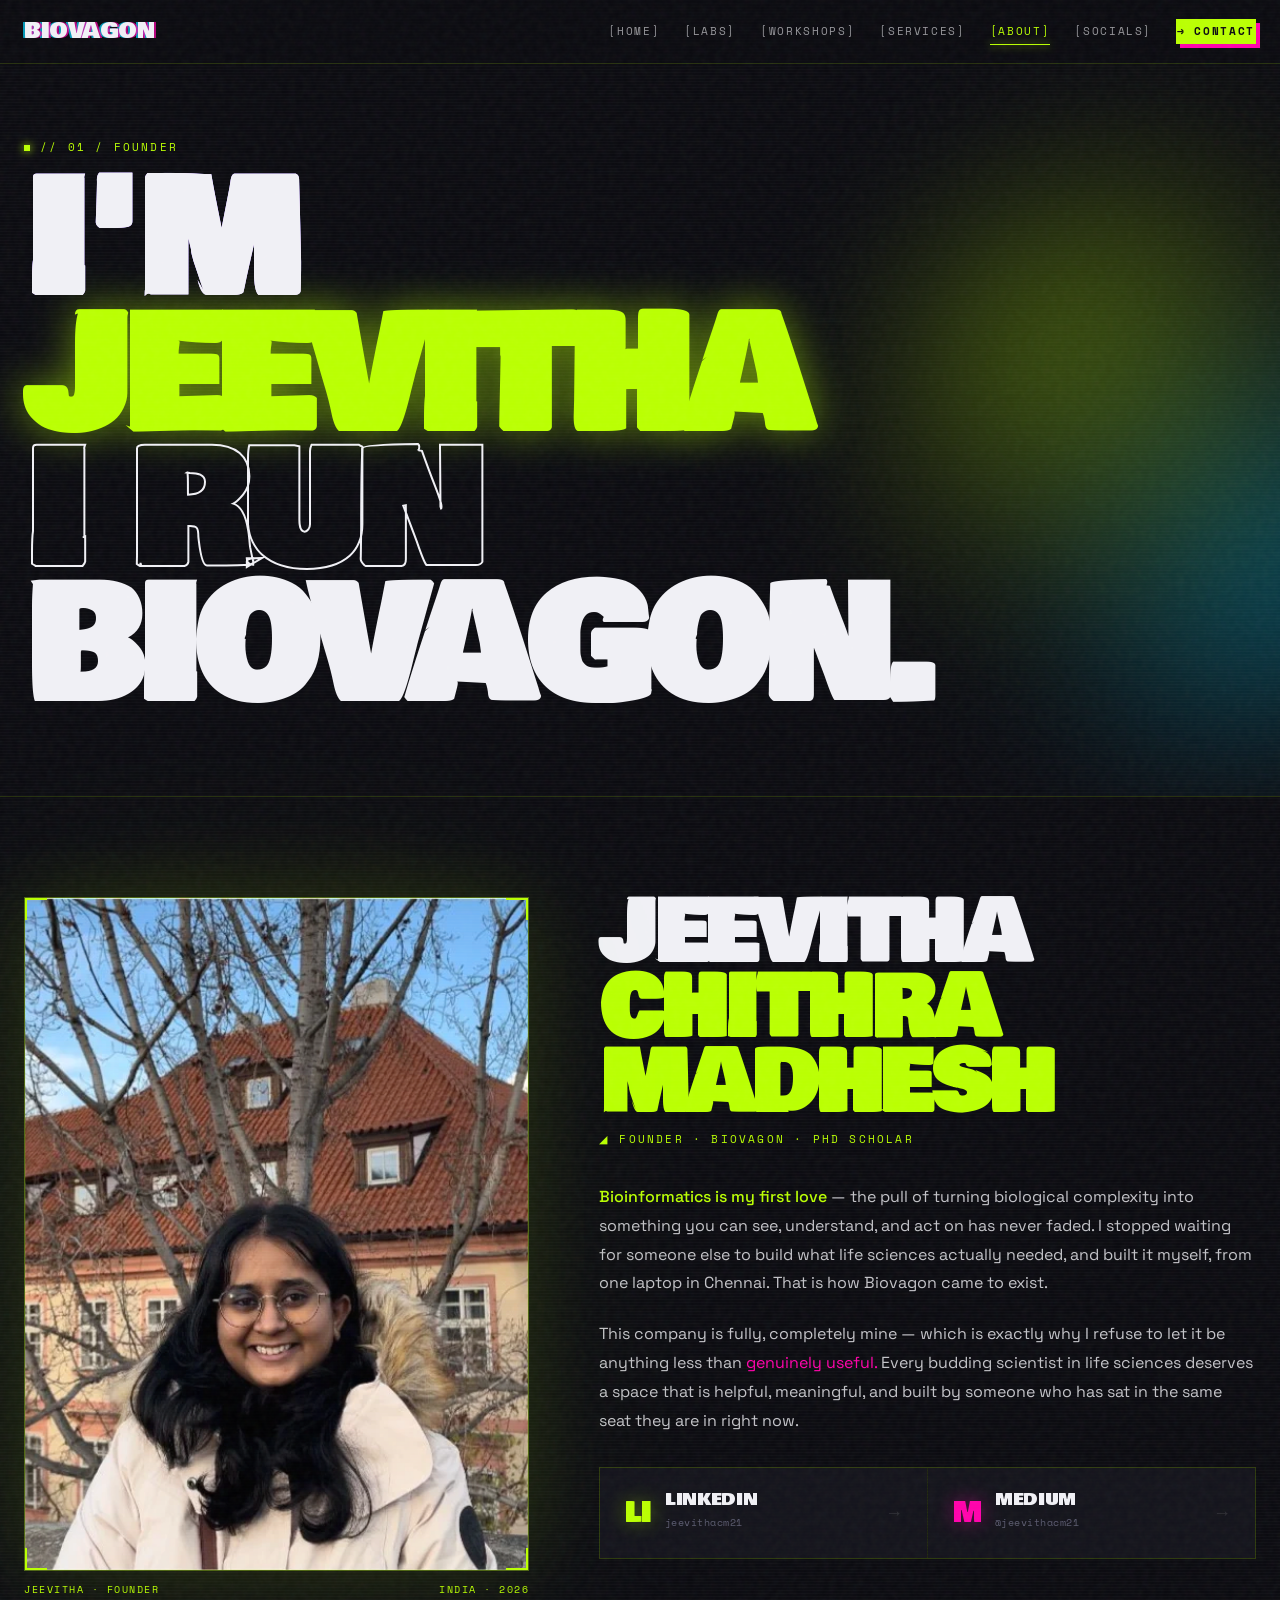
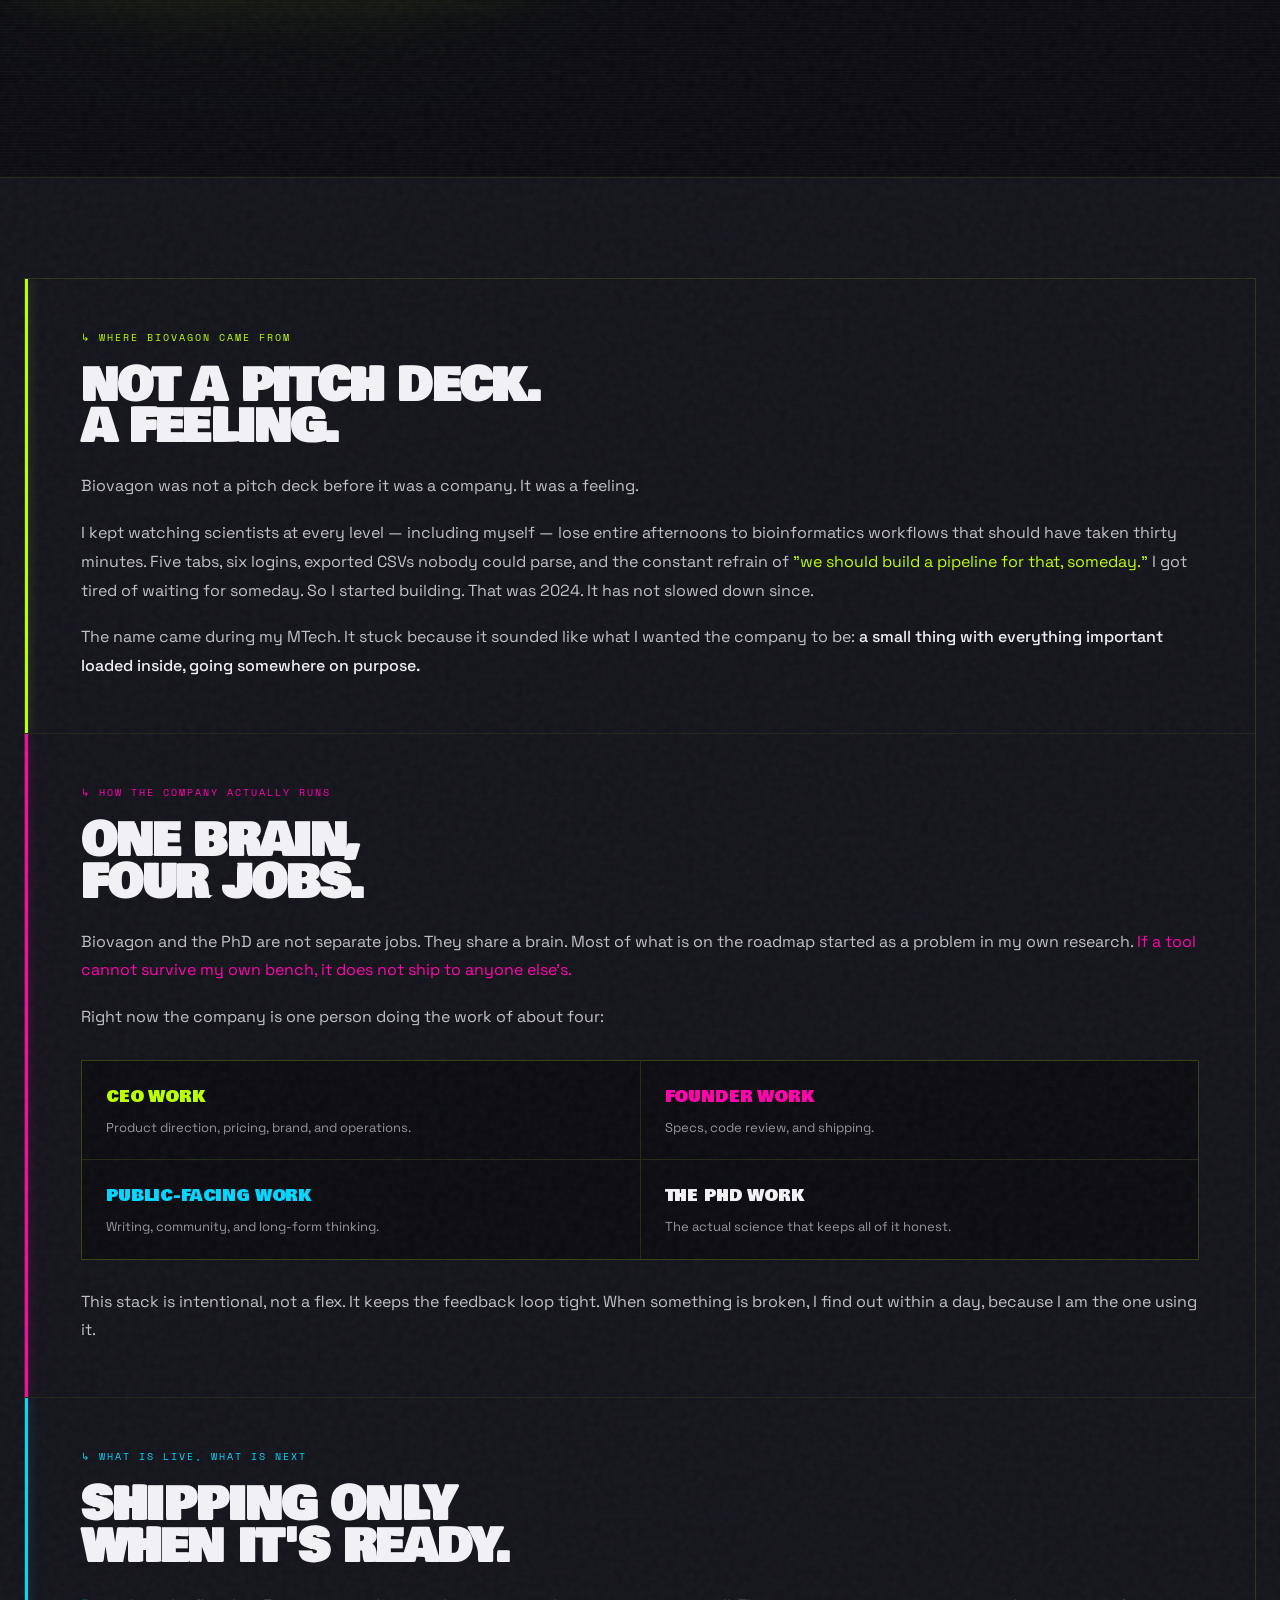
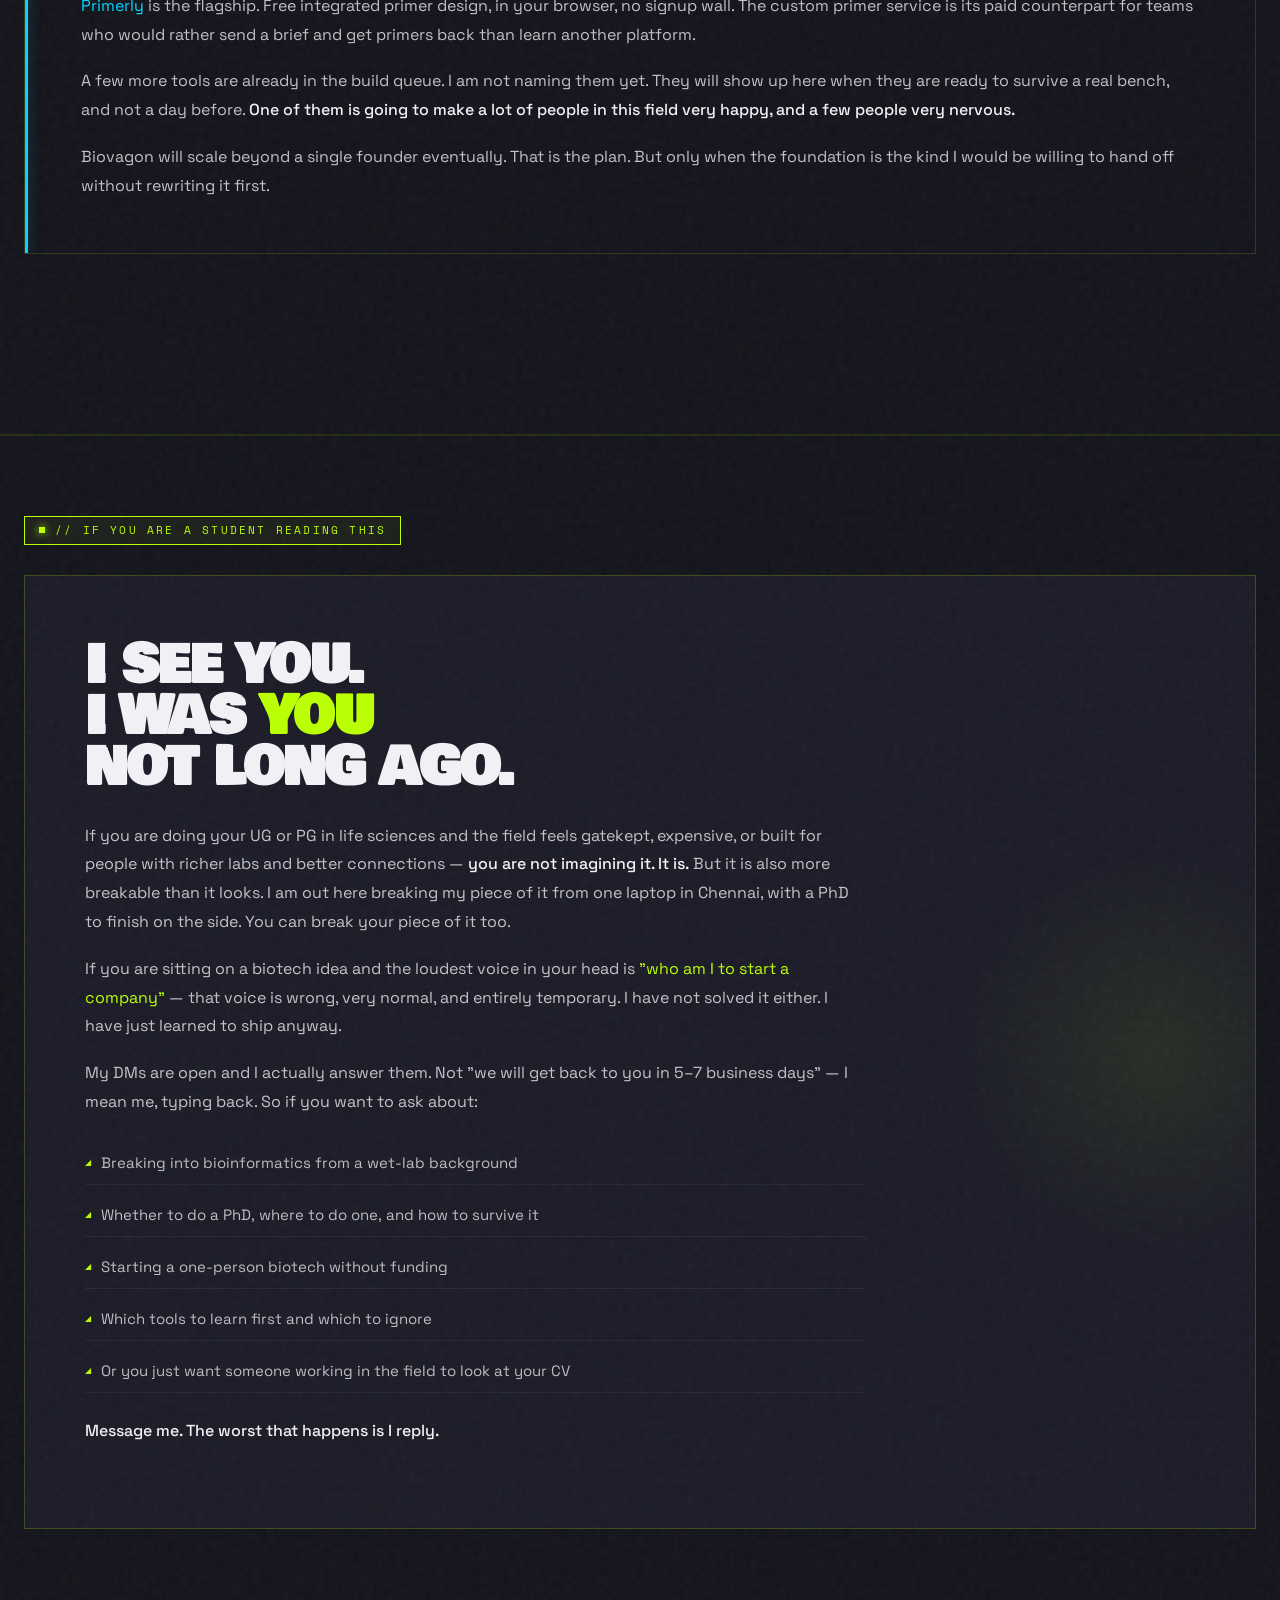
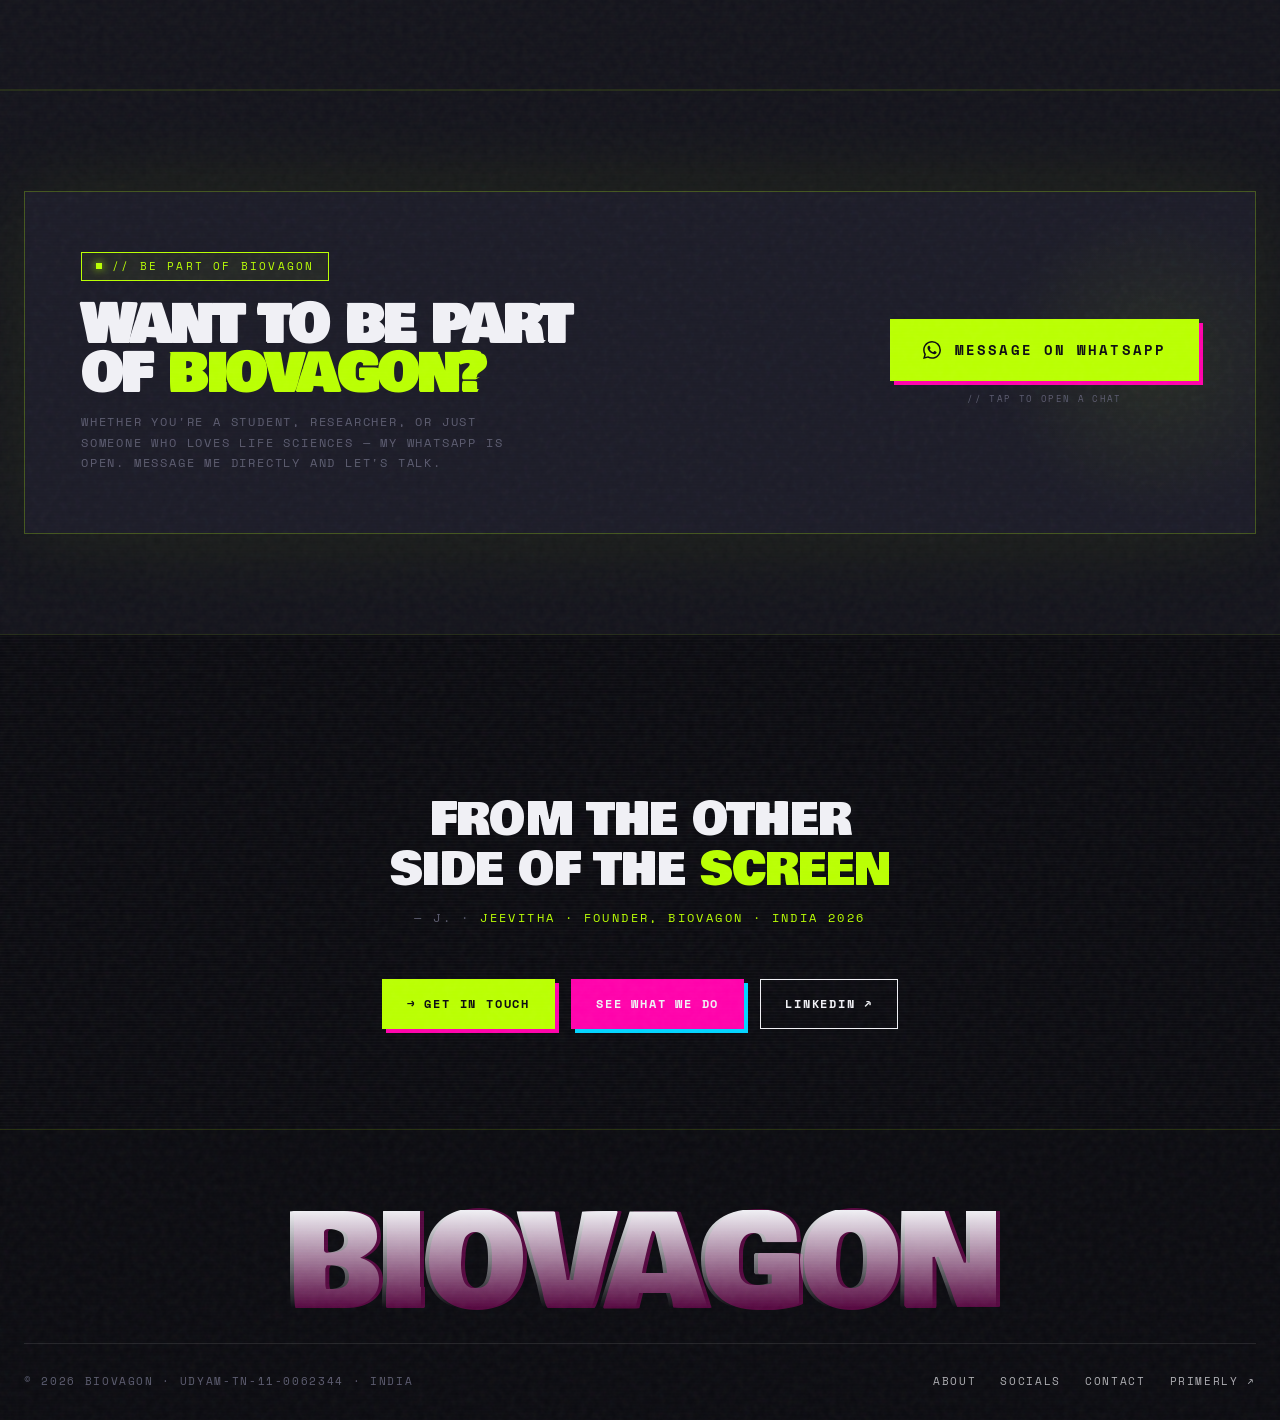
<file: about.html>
<!DOCTYPE html>
<html lang="en">
<head>
<meta charset="UTF-8" />

  <meta name="description" content="Meet Jeevitha Chithra Madhesh — bioinformatics researcher, solo founder, and the person behind Biovagon. PhD scholar, MSME registered, India." />
  <meta property="og:title" content="About the Founder — Biovagon" />
  <meta property="og:description" content="Meet Jeevitha Chithra Madhesh — bioinformatics researcher, solo founder, and the person behind Biovagon. PhD scholar, MSME registered, India." />
  <meta property="og:type" content="website" />
  <meta property="og:site_name" content="Biovagon" />
  <meta name="twitter:card" content="summary_large_image" />
  <meta name="twitter:title" content="About the Founder — Biovagon" />
  <meta name="twitter:description" content="Meet Jeevitha Chithra Madhesh — bioinformatics researcher, solo founder, and the person behind Biovagon. PhD scholar, MSME registered, India." />
  <meta name="viewport" content="width=device-width, initial-scale=1.0" />
<title>BIOVAGON // about the founder</title>
<link rel="preconnect" href="https://fonts.googleapis.com" />
<link rel="preconnect" href="https://fonts.gstatic.com" crossorigin />
<link rel="stylesheet" href="shared.css" />
<script src="image-slot.js"></script>
<style>
  /* ─── FOUNDER INTRO GRID ─── */
  .founder-grid {
    display: grid;
    grid-template-columns: 1fr 1.3fr;
    gap: 70px;
    align-items: start;
    margin-bottom: 80px;
  }

  /* ─── PHOTO ─── */
  .photo-frame {
    width: 100%;
    aspect-ratio: 3/4;
    background: var(--void-2);
    border: 1px solid rgba(185,255,0,0.35);
    box-shadow: 0 0 80px rgba(185,255,0,0.12), 0 0 200px rgba(185,255,0,0.06);
    position: relative;
    overflow: hidden;
    display: flex; align-items: center; justify-content: center;
  }
  .photo-frame img {
    width: 100%; height: 100%;
    object-fit: cover;
    display: block;
  }
  .photo-frame::after {
    content: '';
    position: absolute; inset: 0;
    border: 1px solid rgba(185,255,0,0.1);
    pointer-events: none;
  }
  .photo-placeholder {
    font-family: 'Space Mono', monospace;
    font-size: 10px;
    text-transform: uppercase;
    letter-spacing: 0.15em;
    color: var(--grey);
    text-align: center;
    padding: 20px;
    position: absolute;
    background: repeating-linear-gradient(45deg, rgba(185,255,0,0.02) 0px, rgba(185,255,0,0.02) 1px, transparent 1px, transparent 20px),
                repeating-linear-gradient(-45deg, rgba(185,255,0,0.02) 0px, rgba(185,255,0,0.02) 1px, transparent 1px, transparent 20px);
    inset: 0; display: flex; flex-direction: column; align-items: center; justify-content: center; gap: 10px;
  }
  .photo-placeholder .ph-big { font-family: 'Bowlby One', sans-serif; font-size: 60px; color: rgba(185,255,0,0.1); }
  .corner { position: absolute; width: 22px; height: 22px; border: 2px solid var(--acid); }
  .corner.tl { top: 0; left: 0; border-right: 0; border-bottom: 0; }
  .corner.tr { top: 0; right: 0; border-left: 0; border-bottom: 0; }
  .corner.bl { bottom: 0; left: 0; border-right: 0; border-top: 0; }
  .corner.br { bottom: 0; right: 0; border-left: 0; border-top: 0; }
  .photo-meta {
    margin-top: 12px;
    font-family: 'Space Mono', monospace;
    font-size: 10px;
    text-transform: uppercase;
    letter-spacing: 0.15em;
    color: var(--grey);
    display: flex; justify-content: space-between;
  }
  .photo-meta span { color: var(--acid); }

  /* ─── BIO ─── */
  .founder-name {
    font-family: 'Bowlby One', sans-serif;
    font-size: clamp(52px, 6.5vw, 88px);
    line-height: 0.9;
    letter-spacing: -0.03em;
    text-transform: uppercase;
    color: var(--bone);
    margin-bottom: 10px;
  }
  .founder-title {
    font-family: 'Space Mono', monospace;
    font-size: 11px;
    text-transform: uppercase;
    letter-spacing: 0.2em;
    color: var(--acid);
    margin-bottom: 36px;
    display: flex; align-items: center; gap: 10px;
  }
  .founder-title::before { content: '◢'; }
  .bio-text {
    font-size: 16px;
    line-height: 1.8;
    color: rgba(240,240,245,0.8);
    margin-bottom: 22px;
  }
  .bio-text strong { color: var(--acid); font-weight: 500; }
  .bio-text .m { color: var(--magenta); }
  .bio-text .e { color: var(--electric); }

  /* ─── STAT STRIP ─── */
  .stat-strip {
    display: grid;
    grid-template-columns: repeat(4, 1fr);
    gap: 1px;
    background: rgba(185,255,0,0.12);
    border: 1px solid rgba(185,255,0,0.12);
    margin: 60px 0;
  }
  .stat-box {
    background: var(--void-2);
    padding: 32px 20px;
    text-align: center;
    transition: background 0.2s;
  }
  .stat-box:hover { background: var(--void-3); }
  .stat-num {
    font-family: 'Bowlby One', sans-serif;
    font-size: 52px;
    line-height: 1;
    color: var(--acid);
    text-shadow: 0 0 30px rgba(185,255,0,0.4);
    margin-bottom: 6px;
  }
  .stat-box.m .stat-num { color: var(--magenta); text-shadow: 0 0 30px rgba(255,0,170,0.4); }
  .stat-box.e .stat-num { color: var(--electric); text-shadow: 0 0 30px rgba(0,212,255,0.4); }
  .stat-label {
    font-family: 'Space Mono', monospace;
    font-size: 9px;
    text-transform: uppercase;
    letter-spacing: 0.15em;
    color: var(--grey);
    line-height: 1.5;
  }

  /* ─── SECTION BLOCKS ─── */
  .content-sections { display: flex; flex-direction: column; gap: 1px; background: rgba(185,255,0,0.08); border: 1px solid rgba(185,255,0,0.08); margin-bottom: 80px; }
  .content-block {
    background: var(--void-2);
    padding: 52px 56px;
    position: relative; overflow: hidden;
    transition: background 0.2s;
  }
  .content-block:hover { background: var(--void-3); }
  .content-block::before {
    content: '';
    position: absolute; top: 0; left: 0;
    width: 3px; height: 100%;
    background: var(--acid);
    box-shadow: 0 0 12px rgba(185,255,0,0.4);
  }
  .content-block.m::before { background: var(--magenta); box-shadow: 0 0 12px rgba(255,0,170,0.4); }
  .content-block.e::before { background: var(--electric); box-shadow: 0 0 12px rgba(0,212,255,0.4); }

  .block-label {
    font-family: 'Space Mono', monospace;
    font-size: 10px;
    text-transform: uppercase;
    letter-spacing: 0.2em;
    color: var(--acid);
    margin-bottom: 20px;
    display: flex; align-items: center; gap: 8px;
  }
  .content-block.m .block-label { color: var(--magenta); }
  .content-block.e .block-label { color: var(--electric); }
  .block-label::before { content: '↳'; }

  .block-h {
    font-family: 'Bowlby One', sans-serif;
    font-size: clamp(28px, 3.5vw, 44px);
    line-height: 0.95;
    letter-spacing: -0.02em;
    text-transform: uppercase;
    color: var(--bone);
    margin-bottom: 24px;
  }
  .block-body {
    font-size: 16px;
    line-height: 1.8;
    color: rgba(240,240,245,0.78);
  }
  .block-body p { margin-bottom: 18px; }
  .block-body p:last-child { margin-bottom: 0; }
  .block-body strong { color: var(--bone); font-weight: 500; }
  .block-body .a { color: var(--acid); }
  .block-body .m { color: var(--magenta); }
  .block-body .e { color: var(--electric); }

  /* ─── ROLES GRID ─── */
  .roles-grid {
    display: grid;
    grid-template-columns: repeat(2, 1fr);
    gap: 1px;
    background: rgba(185,255,0,0.1);
    border: 1px solid rgba(185,255,0,0.1);
    margin: 28px 0;
  }
  .role-item {
    background: var(--void);
    padding: 22px 24px;
    transition: background 0.2s;
  }
  .role-item:hover { background: var(--void-2); }
  .role-title {
    font-family: 'Bowlby One', sans-serif;
    font-size: 16px;
    text-transform: uppercase;
    letter-spacing: -0.01em;
    color: var(--acid);
    margin-bottom: 6px;
  }
  .role-item.m .role-title { color: var(--magenta); }
  .role-item.e .role-title { color: var(--electric); }
  .role-item.b .role-title { color: var(--bone); }
  .role-desc {
    font-size: 13px;
    color: rgba(240,240,245,0.6);
    line-height: 1.5;
  }

  /* ─── PUBLICATIONS ─── */
  .pub-list { display: flex; flex-direction: column; gap: 1px; background: rgba(185,255,0,0.1); border: 1px solid rgba(185,255,0,0.1); }
  .pub-item {
    background: var(--void-2);
    padding: 28px 36px;
    display: grid;
    grid-template-columns: 56px 1fr auto;
    gap: 28px;
    align-items: center;
    transition: background 0.2s;
  }
  .pub-item:hover { background: var(--void-3); }
  .pub-n {
    font-family: 'Bowlby One', sans-serif;
    font-size: 40px;
    color: var(--acid);
    text-shadow: 0 0 20px rgba(185,255,0,0.4);
    line-height: 1;
  }
  .pub-item:nth-child(2) .pub-n { color: var(--magenta); text-shadow: 0 0 20px rgba(255,0,170,0.4); }
  .pub-item:nth-child(3) .pub-n { color: var(--electric); text-shadow: 0 0 20px rgba(0,212,255,0.4); }
  .pub-title { font-size: 15px; font-weight: 500; margin-bottom: 6px; line-height: 1.4; color: var(--bone); }
  .pub-area {
    font-family: 'Space Mono', monospace;
    font-size: 10px;
    text-transform: uppercase;
    letter-spacing: 0.15em;
    color: var(--grey);
  }
  .pub-badge {
    font-family: 'Space Mono', monospace;
    font-size: 9px;
    text-transform: uppercase;
    letter-spacing: 0.15em;
    padding: 5px 12px;
    border: 1px solid rgba(185,255,0,0.3);
    color: var(--acid);
    white-space: nowrap;
  }

  /* ─── STUDENT SECTION ─── */
  .student-block {
    background: var(--void-3);
    border: 1px solid rgba(185,255,0,0.2);
    padding: 64px 60px;
    position: relative;
    overflow: hidden;
    margin-bottom: 80px;
  }
  .student-block::after {
    content: '';
    position: absolute;
    top: 50%; right: -100px; transform: translateY(-50%);
    width: 400px; height: 400px;
    border-radius: 50%;
    background: radial-gradient(circle, rgba(185,255,0,0.08) 0%, transparent 70%);
    pointer-events: none;
  }
  .student-h {
    font-family: 'Bowlby One', sans-serif;
    font-size: clamp(32px, 4vw, 56px);
    line-height: 1;
    letter-spacing: -0.03em;
    text-transform: uppercase;
    color: var(--bone);
    margin-bottom: 28px;
  }
  .student-h .a { color: var(--acid); }
  .student-body {
    font-size: 16px; line-height: 1.8;
    color: rgba(240,240,245,0.78);
    max-width: 780px; position: relative; z-index: 1;
  }
  .student-body p { margin-bottom: 18px; }
  .student-body strong { color: var(--bone); font-weight: 500; }
  .student-body .a { color: var(--acid); }
  .dm-list {
    margin: 24px 0;
    display: flex; flex-direction: column; gap: 8px;
  }
  .dm-list li {
    list-style: none;
    font-size: 15px;
    color: rgba(240,240,245,0.75);
    display: flex; align-items: flex-start; gap: 10px;
    padding: 8px 0;
    border-bottom: 1px solid rgba(255,255,255,0.05);
  }
  .dm-list li::before { content: '◢'; color: var(--acid); font-size: 8px; margin-top: 6px; flex-shrink: 0; }

  /* ─── ONLINE LINKS ─── */
  .online-grid {
    display: grid;
    grid-template-columns: 1fr 1fr;
    gap: 1px;
    background: rgba(185,255,0,0.1);
    border: 1px solid rgba(185,255,0,0.1);
    margin-bottom: 60px;
  }
  .online-card {
    background: var(--void-2);
    padding: 40px 44px;
    text-decoration: none; color: var(--bone);
    display: flex; align-items: center; gap: 28px;
    transition: background 0.3s;
    position: relative; overflow: hidden;
  }
  .online-card::before {
    content: '';
    position: absolute; top: 0; left: -100%; width: 100%; height: 2px;
    transition: left 0.5s;
  }
  .online-card.a::before { background: linear-gradient(90deg, transparent, var(--acid), transparent); }
  .online-card.m::before { background: linear-gradient(90deg, transparent, var(--magenta), transparent); }
  .online-card:hover { background: var(--void-3); }
  .online-card:hover::before { left: 100%; }
  .online-icon {
    font-family: 'Bowlby One', sans-serif;
    font-size: 44px;
    line-height: 1;
    letter-spacing: -0.04em;
    flex-shrink: 0;
  }
  .online-card.a .online-icon { color: var(--acid); text-shadow: 0 0 20px rgba(185,255,0,0.4); }
  .online-card.m .online-icon { color: var(--magenta); text-shadow: 0 0 20px rgba(255,0,170,0.4); }
  .online-info { flex: 1; }
  .online-platform {
    font-family: 'Bowlby One', sans-serif;
    font-size: 26px;
    text-transform: uppercase;
    letter-spacing: -0.02em;
    color: var(--bone);
    margin-bottom: 4px;
    transition: color 0.2s;
  }
  .online-card.a:hover .online-platform { color: var(--acid); }
  .online-card.m:hover .online-platform { color: var(--magenta); }
  .online-handle {
    font-family: 'Space Mono', monospace;
    font-size: 12px;
    letter-spacing: 0.05em;
    color: var(--grey);
    margin-bottom: 8px;
  }
  .online-desc { font-size: 13px; line-height: 1.5; color: rgba(240,240,245,0.55); }
  .online-arrow {
    font-family: 'Bowlby One', sans-serif;
    font-size: 28px;
    color: rgba(255,255,255,0.12);
    transition: all 0.2s;
  }
  .online-card:hover .online-arrow { color: var(--bone); transform: translateX(5px); }

  /* ─── SIGN OFF ─── */
  .signoff {
    text-align: center;
    padding: 60px 0 20px;
  }
  .signoff-text {
    font-family: 'Bowlby One', sans-serif;
    font-size: clamp(24px, 3.5vw, 48px);
    line-height: 1.1;
    letter-spacing: -0.02em;
    text-transform: uppercase;
    color: var(--bone);
    margin-bottom: 16px;
  }
  .signoff-text .a { color: var(--acid); }
  .signoff-attr {
    font-family: 'Space Mono', monospace;
    font-size: 12px;
    text-transform: uppercase;
    letter-spacing: 0.2em;
    color: var(--grey);
  }
  .signoff-attr span { color: var(--acid); }

  /* ─── MESH ─── */
  .mesh-blob {
    position: absolute;
    width: 600px; height: 600px;
    top: 20%; right: -200px; border-radius: 50%;
    background:
      radial-gradient(circle at 30% 30%, var(--acid) 0%, transparent 50%),
      radial-gradient(circle at 70% 70%, var(--electric) 0%, transparent 50%);
    filter: blur(80px); opacity: 0.35;
    animation: meshSpin 25s linear infinite; z-index: 0;
  }

  @media (max-width: 900px) {
    .founder-grid { grid-template-columns: 1fr; gap: 40px; }
    .stat-strip { grid-template-columns: repeat(2, 1fr); }
    /* compact social links → stack on mobile */
    div[style*="grid-template-columns:1fr 1fr"] { grid-template-columns: 1fr !important; }
    .content-block { padding: 40px 32px; }
    .roles-grid { grid-template-columns: 1fr; }
    .pub-item { grid-template-columns: 48px 1fr; }
    .pub-badge { display: none; }
    .student-block { padding: 44px 32px; }
    .online-grid { grid-template-columns: 1fr; }
    .online-card { padding: 32px 28px; }
  }
</style>
</head>
<body>

<div class="cursor-glow" id="cursor"></div>

<nav>
  <a href="index.html" class="logo">BIOVAGON</a>
  <div class="nav-links" id="navLinks">
    <a href="index.html">[home]</a>
    <a href="labs.html">[labs]</a>
    <a href="workshops.html">[workshops]</a>
    <div class="nav-dropdown"><a href="what-we-do.html">[services]</a><div class="nav-dropdown-menu"><a href="primerly.html">→ primerly</a></div></div>
    <a href="about.html" class="active">[about]</a>
    <a href="socials.html">[socials]</a>
    <a href="contact.html" class="nav-cta">→ contact</a>
  </div>
  <button class="menu-btn" onclick="document.getElementById('navLinks').classList.toggle('open')">menu</button>
</nav>

<!-- HERO -->
<div class="page-hero">
  <div class="mesh-blob"></div>
  <div class="page-hero-inner">
    <div class="page-hero-tag">// 01 / FOUNDER</div>
    <h1>
      <span class="glitch" data-text="I'M">I'M</span><br />
      <span class="accent">JEEVITHA</span><br />
      <span class="outline">I RUN</span><br />
      BIOVAGON.
    </h1>
  </div>
</div>

<!-- FOUNDER INTRO -->
<section>
  <div class="container reveal">
    <div class="founder-grid">

      <!-- PHOTO -->
      <div>
        <div class="photo-frame">
          <img
            src="imgs/founder-portrait.webp"
            alt="Jeevitha — Founder, Biovagon"
            style="width:100%; height:100%; display:block; object-fit:cover;"
          />
          <span class="corner tl"></span>
          <span class="corner tr"></span>
          <span class="corner bl"></span>
          <span class="corner br"></span>
        </div>
        <div class="photo-meta">
          <span>JEEVITHA · FOUNDER</span>
          <span style="color:var(--acid);">INDIA · 2026</span>
        </div>
      </div>

      <!-- BIO -->
      <div>
        <h2 class="founder-name">JEEVITHA<br /><span style="color:var(--acid);">CHITHRA MADHESH</span></h2>
        <div class="founder-title">FOUNDER · BIOVAGON · PHD SCHOLAR</div>
        <p class="bio-text"><strong>Bioinformatics is my first love</strong> — the pull of turning biological complexity into something you can see, understand, and act on has never faded. I stopped waiting for someone else to build what life sciences actually needed, and built it myself, from one laptop in Chennai. That is how Biovagon came to exist.</p>
        <p class="bio-text">This company is fully, completely mine — which is exactly why I refuse to let it be anything less than <span class="m">genuinely useful.</span> Every budding scientist in life sciences deserves a space that is helpful, meaningful, and built by someone who has sat in the same seat they are in right now.</p>

        <!-- COMPACT SOCIAL LINKS -->
        <div style="display:grid; grid-template-columns:1fr 1fr; gap:1px; background:rgba(185,255,0,0.1); border:1px solid rgba(185,255,0,0.1); margin-top:32px;">
          <a href="https://linkedin.com/in/jeevithacm21" target="_blank" class="online-card a" style="padding:20px 24px; gap:14px;">
            <div class="online-icon" style="font-size:28px;">LI</div>
            <div class="online-info">
              <div class="online-platform" style="font-size:17px;">LinkedIn</div>
              <div class="online-handle" style="font-size:10px;">jeevithacm21</div>
            </div>
            <div class="online-arrow" style="font-size:18px;">→</div>
          </a>
          <a href="https://medium.com/@jeevithacm21" target="_blank" class="online-card m" style="padding:20px 24px; gap:14px;">
            <div class="online-icon" style="font-size:28px;">M</div>
            <div class="online-info">
              <div class="online-platform" style="font-size:17px;">Medium</div>
              <div class="online-handle" style="font-size:10px;">@jeevithacm21</div>
            </div>
            <div class="online-arrow" style="font-size:18px;">→</div>
          </a>
        </div>

      </div>

    </div>
  </div>
</section>

<!-- CONTENT BLOCKS -->
<section style="background: var(--void-2); border-top: 1px solid rgba(185,255,0,0.1); border-bottom: 1px solid rgba(185,255,0,0.1);">
  <div class="container reveal">

    <div class="content-sections">

      <!-- WHERE BIOVAGON CAME FROM -->
      <div class="content-block">
        <div class="block-label">Where Biovagon came from</div>
        <h3 class="block-h">NOT A PITCH DECK.<br />A FEELING.</h3>
        <div class="block-body">
          <p>Biovagon was not a pitch deck before it was a company. It was a feeling.</p>
          <p>I kept watching scientists at every level — including myself — lose entire afternoons to bioinformatics workflows that should have taken thirty minutes. Five tabs, six logins, exported CSVs nobody could parse, and the constant refrain of <span class="a">"we should build a pipeline for that, someday."</span> I got tired of waiting for someday. So I started building. That was 2024. It has not slowed down since.</p>
          <p>The name came during my MTech. It stuck because it sounded like what I wanted the company to be: <strong>a small thing with everything important loaded inside, going somewhere on purpose.</strong></p>
        </div>
      </div>

      <!-- HOW THE COMPANY RUNS -->
      <div class="content-block m">
        <div class="block-label">How the company actually runs</div>
        <h3 class="block-h">ONE BRAIN,<br />FOUR JOBS.</h3>
        <div class="block-body">
          <p>Biovagon and the PhD are not separate jobs. They share a brain. Most of what is on the roadmap started as a problem in my own research. <span class="m">If a tool cannot survive my own bench, it does not ship to anyone else's.</span></p>
          <p>Right now the company is one person doing the work of about four:</p>
          <div class="roles-grid">
            <div class="role-item">
              <div class="role-title">CEO Work</div>
              <div class="role-desc">Product direction, pricing, brand, and operations.</div>
            </div>
            <div class="role-item m">
              <div class="role-title">Founder Work</div>
              <div class="role-desc">Specs, code review, and shipping.</div>
            </div>
            <div class="role-item e">
              <div class="role-title">Public-Facing Work</div>
              <div class="role-desc">Writing, community, and long-form thinking.</div>
            </div>
            <div class="role-item b">
              <div class="role-title">The PhD Work</div>
              <div class="role-desc">The actual science that keeps all of it honest.</div>
            </div>
          </div>
          <p>This stack is intentional, not a flex. It keeps the feedback loop tight. When something is broken, I find out within a day, because I am the one using it.</p>
        </div>
      </div>

      <!-- WHAT IS LIVE -->
      <div class="content-block e">
        <div class="block-label">What is live, what is next</div>
        <h3 class="block-h">SHIPPING ONLY<br />WHEN IT'S READY.</h3>
        <div class="block-body">
          <p><span class="e">Primerly</span> is the flagship. Free integrated primer design, in your browser, no signup wall. The custom primer service is its paid counterpart for teams who would rather send a brief and get primers back than learn another platform.</p>
          <p>A few more tools are already in the build queue. I am not naming them yet. They will show up here when they are ready to survive a real bench, and not a day before. <strong>One of them is going to make a lot of people in this field very happy, and a few people very nervous.</strong></p>
          <p>Biovagon will scale beyond a single founder eventually. That is the plan. But only when the foundation is the kind I would be willing to hand off without rewriting it first.</p>
        </div>
      </div>

    </div>
  </div>
</section>



<!-- STUDENT SECTION -->
<section style="background: var(--void-2); border-top: 1px solid rgba(185,255,0,0.1); border-bottom: 1px solid rgba(185,255,0,0.1); padding-top: 80px; padding-bottom: 80px;">
  <div class="container reveal">
    <div class="section-tag">// if you are a student reading this</div>
    <div class="student-block">
      <h3 class="student-h">I SEE YOU.<br />I WAS <span class="a">YOU</span><br />NOT LONG AGO.</h3>
      <div class="student-body">
        <p>If you are doing your UG or PG in life sciences and the field feels gatekept, expensive, or built for people with richer labs and better connections — <strong>you are not imagining it. It is.</strong> But it is also more breakable than it looks. I am out here breaking my piece of it from one laptop in Chennai, with a PhD to finish on the side. You can break your piece of it too.</p>
        <p>If you are sitting on a biotech idea and the loudest voice in your head is <span class="a">"who am I to start a company"</span> — that voice is wrong, very normal, and entirely temporary. I have not solved it either. I have just learned to ship anyway.</p>
        <p>My DMs are open and I actually answer them. Not "we will get back to you in 5–7 business days" — I mean me, typing back. So if you want to ask about:</p>
        <ul class="dm-list">
          <li>Breaking into bioinformatics from a wet-lab background</li>
          <li>Whether to do a PhD, where to do one, and how to survive it</li>
          <li>Starting a one-person biotech without funding</li>
          <li>Which tools to learn first and which to ignore</li>
          <li>Or you just want someone working in the field to look at your CV</li>
        </ul>
        <p><strong>Message me. The worst that happens is I reply.</strong></p>
      </div>
    </div>
  </div>
</section>

<!-- JOIN BIOVAGON CTA -->
<section style="background: var(--void-2); border-top: 1px solid rgba(185,255,0,0.1); border-bottom: 1px solid rgba(185,255,0,0.1);">
  <div class="container reveal">
    <div style="
      background: var(--void-3);
      border: 1px solid rgba(185,255,0,0.25);
      box-shadow: 0 0 80px rgba(185,255,0,0.08);
      padding: 60px 56px;
      display: flex; justify-content: space-between; align-items: center;
      gap: 40px; flex-wrap: wrap;
      position: relative; overflow: hidden;
    ">
      <!-- bg glow -->
      <div style="
        position: absolute; top: 50%; right: -60px; transform: translateY(-50%);
        width: 320px; height: 320px; border-radius: 50%;
        background: radial-gradient(circle, rgba(185,255,0,0.07) 0%, transparent 70%);
        pointer-events: none;
      "></div>

      <div style="position: relative; z-index: 1;">
        <div class="section-tag" style="margin-bottom: 20px;">// be part of biovagon</div>
        <h2 style="
          font-family: 'Bowlby One', sans-serif;
          font-size: clamp(28px, 4vw, 52px);
          line-height: 0.95; letter-spacing: -0.03em;
          text-transform: uppercase; color: var(--bone);
          margin-bottom: 14px;
        ">WANT TO BE PART<br />OF <span style="color:var(--acid);">BIOVAGON?</span></h2>
        <p style="
          font-family: 'Space Mono', monospace;
          font-size: 12px; text-transform: uppercase;
          letter-spacing: 0.15em; color: var(--grey);
          max-width: 460px; line-height: 1.7;
        ">Whether you're a student, researcher, or just someone who loves life sciences — my WhatsApp is open. Message me directly and let's talk.</p>
      </div>

      <div style="position: relative; z-index: 1; flex-shrink: 0;">
        <a
          href="https://wa.me/919488992423?text=Hi%20Jeevitha!%20I%27d%20love%20to%20be%20a%20part%20of%20Biovagon."
          target="_blank"
          class="btn btn-acid"
          style="font-size: 14px; padding: 20px 32px; gap: 14px;"
        >
          <svg width="18" height="18" viewBox="0 0 24 24" fill="currentColor" style="flex-shrink:0;"><path d="M17.472 14.382c-.297-.149-1.758-.867-2.03-.967-.273-.099-.471-.148-.67.15-.197.297-.767.966-.94 1.164-.173.199-.347.223-.644.075-.297-.15-1.255-.463-2.39-1.475-.883-.788-1.48-1.761-1.653-2.059-.173-.297-.018-.458.13-.606.134-.133.298-.347.446-.52.149-.174.198-.298.298-.497.099-.198.05-.371-.025-.52-.075-.149-.669-1.612-.916-2.207-.242-.579-.487-.5-.669-.51-.173-.008-.371-.01-.57-.01-.198 0-.52.074-.792.372-.272.297-1.04 1.016-1.04 2.479 0 1.462 1.065 2.875 1.213 3.074.149.198 2.096 3.2 5.077 4.487.709.306 1.262.489 1.694.625.712.227 1.36.195 1.871.118.571-.085 1.758-.719 2.006-1.413.248-.694.248-1.289.173-1.413-.074-.124-.272-.198-.57-.347m-5.421 7.403h-.004a9.87 9.87 0 01-5.031-1.378l-.361-.214-3.741.982.998-3.648-.235-.374a9.86 9.86 0 01-1.51-5.26c.001-5.45 4.436-9.884 9.888-9.884 2.64 0 5.122 1.03 6.988 2.898a9.825 9.825 0 012.893 6.994c-.003 5.45-4.437 9.884-9.885 9.884m8.413-18.297A11.815 11.815 0 0012.05 0C5.495 0 .16 5.335.157 11.892c0 2.096.547 4.142 1.588 5.945L.057 24l6.305-1.654a11.882 11.882 0 005.683 1.448h.005c6.554 0 11.89-5.335 11.893-11.893a11.821 11.821 0 00-3.48-8.413z"/></svg>
          MESSAGE ON WHATSAPP
        </a>
        <div style="font-family: 'Space Mono', monospace;
          font-size: 9px; text-transform: uppercase;
          letter-spacing: 0.15em; color: var(--grey);
          text-align: center; margin-top: 12px;
        ">// tap to open a chat</div>
      </div>
    </div>
  </div>
</section>

<!-- SIGN OFF -->
<section>
  <div class="container reveal">
    <!-- SIGN OFF -->
    <div class="signoff">
      <div class="signoff-text">
        FROM THE OTHER<br />SIDE OF THE <span class="a">SCREEN</span>
      </div>
      <div class="signoff-attr">— J. · <span>JEEVITHA · FOUNDER, BIOVAGON · INDIA 2026</span></div>
    </div>

    <div class="cta-group" style="justify-content:center;">
      <a href="contact.html" class="btn btn-acid">→ GET IN TOUCH</a>
      <a href="what-we-do.html" class="btn btn-mag">SEE WHAT WE DO</a>
      <a href="https://linkedin.com/in/jeevithacm21" target="_blank" class="btn">LINKEDIN ↗</a>
    </div>
  </div>
</section>

<footer>
  <div class="footer-mega">BIOVAGON</div>
  <div class="footer-bottom">
    <div>© 2026 BIOVAGON · UDYAM-TN-11-0062344 · INDIA</div>
    <div class="links">
      <a href="about.html">about</a>
      <a href="socials.html">socials</a>
      <a href="contact.html">contact</a>
      <a href="https://primerly.onrender.com" target="_blank">primerly ↗</a>
    </div>
  </div>
</footer>

<script>
  const cursor = document.getElementById('cursor');
  document.addEventListener('mousemove', (e) => {
    cursor.style.left = e.clientX + 'px';
    cursor.style.top = e.clientY + 'px';
  });
  const obs = new IntersectionObserver((entries) => {
    entries.forEach(e => { if (e.isIntersecting) e.target.classList.add('in'); });
  }, { threshold: 0.1 });
  document.querySelectorAll('.reveal').forEach(el => obs.observe(el));
</script>
<script src="shared.js"></script>
</body>
</html>
</file>
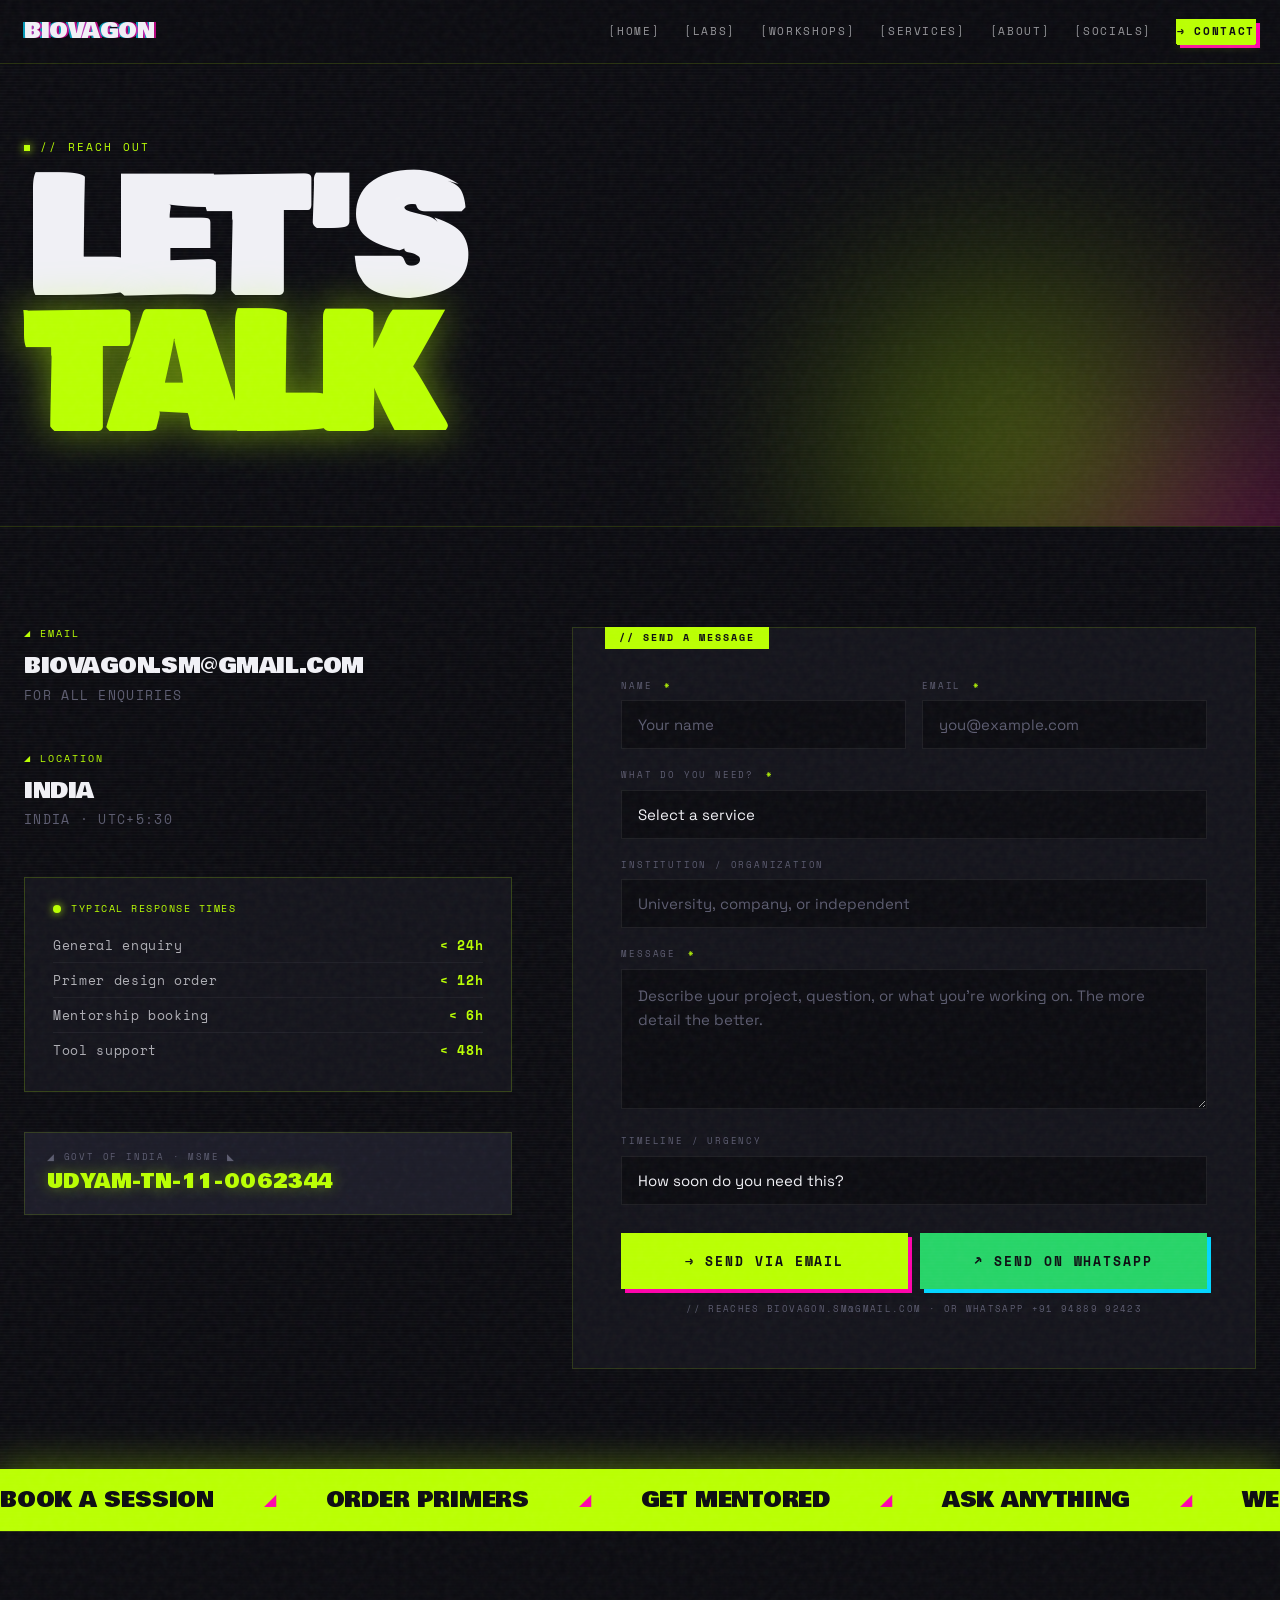
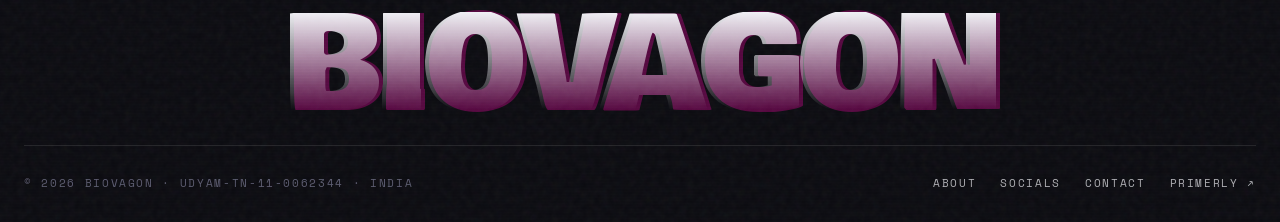
<file: contact.html>
<!DOCTYPE html>
<html lang="en">
<head>
<meta charset="UTF-8" />

  <meta name="description" content="Get in touch with Biovagon. Book a mentorship session, request a primer design quote, or just say hi. Based in India." />
  <meta property="og:title" content="Contact — Biovagon" />
  <meta property="og:description" content="Get in touch with Biovagon. Book a mentorship session, request a primer design quote, or just say hi. Based in India." />
  <meta property="og:type" content="website" />
  <meta property="og:site_name" content="Biovagon" />
  <meta name="twitter:card" content="summary_large_image" />
  <meta name="twitter:title" content="Contact — Biovagon" />
  <meta name="twitter:description" content="Get in touch with Biovagon. Book a mentorship session, request a primer design quote, or just say hi. Based in India." />
  <meta name="viewport" content="width=device-width, initial-scale=1.0" />
<title>BIOVAGON // contact</title>
<link rel="preconnect" href="https://fonts.googleapis.com" />
<link rel="preconnect" href="https://fonts.gstatic.com" crossorigin />
<link rel="stylesheet" href="shared.css" />
<style>
  .mesh-blob {
    position: absolute; width: 650px; height: 650px;
    top: 30%; right: -150px; border-radius: 50%;
    background:
      radial-gradient(circle at 35% 45%, var(--acid) 0%, transparent 50%),
      radial-gradient(circle at 65% 65%, var(--magenta) 0%, transparent 50%);
    filter: blur(80px); opacity: 0.35;
    animation: meshSpin 22s linear infinite; z-index: 0;
  }

  /* ─── LAYOUT ─── */
  .contact-layout {
    display: grid;
    grid-template-columns: 1fr 1.4fr;
    gap: 60px;
    align-items: start;
  }

  /* ─── LEFT: INFO ─── */
  .contact-info { }
  .info-block {
    margin-bottom: 48px;
  }
  .info-label {
    font-family: 'Space Mono', monospace;
    font-size: 10px;
    text-transform: uppercase;
    letter-spacing: 0.2em;
    color: var(--acid);
    margin-bottom: 10px;
    display: flex; align-items: center; gap: 8px;
  }
  .info-label::before { content: '◢'; font-size: 8px; }
  .info-value {
    font-family: 'Bowlby One', sans-serif;
    font-size: 22px;
    letter-spacing: -0.02em;
    color: var(--bone);
    text-transform: uppercase;
  }
  .info-value a {
    color: var(--bone);
    text-decoration: none;
    transition: color 0.2s;
  }
  .info-value a:hover { color: var(--acid); text-shadow: 0 0 12px rgba(185,255,0,0.4); }
  .info-sub {
    font-size: 13px;
    color: var(--grey);
    font-family: 'Space Mono', monospace;
    margin-top: 4px;
    text-transform: uppercase;
    letter-spacing: 0.1em;
  }

  .response-box {
    background: var(--void-2);
    border: 1px solid rgba(185,255,0,0.2);
    padding: 24px 28px;
    margin-bottom: 40px;
  }
  .response-box-top {
    display: flex; align-items: center; gap: 10px;
    font-family: 'Space Mono', monospace;
    font-size: 10px;
    text-transform: uppercase;
    letter-spacing: 0.15em;
    color: var(--acid);
    margin-bottom: 12px;
  }
  .response-list { list-style: none; }
  .response-list li {
    font-size: 13px;
    color: rgba(240,240,245,0.7);
    padding: 8px 0;
    border-bottom: 1px solid rgba(255,255,255,0.05);
    display: flex; justify-content: space-between;
    align-items: center;
    font-family: 'Space Mono', monospace;
    letter-spacing: 0.05em;
  }
  .response-list li:last-child { border-bottom: none; }
  .response-list li span { color: var(--acid); font-weight: 700; }

  .udyam-mini {
    background: var(--void-3);
    border: 1px solid rgba(185,255,0,0.15);
    padding: 18px 22px;
    display: flex; flex-direction: column; gap: 4px;
  }
  .udyam-mini .u-flag {
    font-family: 'Space Mono', monospace;
    font-size: 9px; text-transform: uppercase; letter-spacing: 0.2em;
    color: var(--grey);
  }
  .udyam-mini .u-id {
    font-family: 'Bowlby One', sans-serif;
    font-size: 20px; color: var(--acid);
    text-shadow: 0 0 15px rgba(185,255,0,0.4);
    letter-spacing: 0.02em;
  }

  /* ─── RIGHT: FORM ─── */
  .contact-form {
    background: var(--void-2);
    border: 1px solid rgba(185,255,0,0.15);
    padding: 52px 48px;
    position: relative;
  }
  .contact-form::before {
    content: '// SEND A MESSAGE';
    position: absolute; top: -1px; left: 32px;
    font-family: 'Space Mono', monospace;
    font-size: 10px; text-transform: uppercase; letter-spacing: 0.2em;
    color: var(--acid);
    background: var(--acid);
    color: var(--void);
    padding: 4px 14px;
    font-weight: 700;
  }

  .form-row {
    display: grid;
    grid-template-columns: 1fr 1fr;
    gap: 16px;
  }
  .form-group { margin-bottom: 20px; }
  .form-label {
    display: block;
    font-family: 'Space Mono', monospace;
    font-size: 9px;
    text-transform: uppercase;
    letter-spacing: 0.2em;
    color: var(--grey);
    margin-bottom: 8px;
  }
  .form-label .req { color: var(--acid); margin-left: 4px; }
  .form-input, .form-select, .form-textarea {
    width: 100%;
    background: var(--void);
    border: 1px solid rgba(255,255,255,0.08);
    color: var(--bone);
    font-family: 'Space Grotesk', sans-serif;
    font-size: 15px;
    padding: 14px 16px;
    outline: none;
    transition: border-color 0.2s, box-shadow 0.2s;
    -webkit-appearance: none;
    border-radius: 0;
  }
  .form-input:focus, .form-select:focus, .form-textarea:focus {
    border-color: var(--acid);
    box-shadow: 0 0 20px rgba(185,255,0,0.1);
  }
  .form-input::placeholder, .form-textarea::placeholder { color: var(--grey); }
  .form-select { cursor: pointer; color: var(--bone); }
  .form-select option { background: var(--void-2); }
  .form-textarea { resize: vertical; min-height: 140px; line-height: 1.6; }

  .form-submit {
    width: 100%;
    background: var(--acid);
    color: var(--void);
    border: none;
    font-family: 'Space Mono', monospace;
    font-size: 13px;
    font-weight: 700;
    text-transform: uppercase;
    letter-spacing: 0.15em;
    padding: 18px 24px;
    cursor: pointer;
    box-shadow: 4px 4px 0 var(--magenta);
    transition: all 0.15s;
    margin-top: 8px;
    display: flex; align-items: center; justify-content: center; gap: 12px;
  }
  .form-submit:hover {
    transform: translate(-2px,-2px);
    box-shadow: 6px 6px 0 var(--magenta);
  }
  .form-submit:active { transform: translate(0,0); box-shadow: 2px 2px 0 var(--magenta); }

  .form-actions {
    display: grid;
    grid-template-columns: 1fr 1fr;
    gap: 12px;
  }
  .form-submit-wa {
    background: #25d366 !important;
    color: #0a0a0f !important;
    border-color: #25d366 !important;
    box-shadow: 4px 4px 0 var(--electric) !important;
  }
  .form-submit-wa:hover {
    box-shadow: 6px 6px 0 var(--electric) !important;
  }

  .form-note {
    font-family: 'Space Mono', monospace;
    font-size: 9px;
    text-transform: uppercase;
    letter-spacing: 0.15em;
    color: var(--grey);
    text-align: center;
    margin-top: 14px;
  }

  /* ─── SUCCESS STATE ─── */
  .form-success {
    display: none;
    text-align: center;
    padding: 60px 20px;
  }
  .form-success.visible { display: block; }
  .form-success .big-check {
    font-family: 'Bowlby One', sans-serif;
    font-size: 80px;
    color: var(--acid);
    text-shadow: 0 0 40px rgba(185,255,0,0.5);
    margin-bottom: 20px;
  }
  .form-success h3 {
    font-family: 'Bowlby One', sans-serif;
    font-size: 36px;
    text-transform: uppercase;
    letter-spacing: -0.02em;
    color: var(--bone);
    margin-bottom: 10px;
  }
  .form-success p {
    font-size: 14px;
    color: rgba(240,240,245,0.65);
    font-family: 'Space Mono', monospace;
    text-transform: uppercase;
    letter-spacing: 0.1em;
  }

  @media (max-width: 900px) {
    .contact-layout { grid-template-columns: 1fr; }
    .form-row { grid-template-columns: 1fr; }
    .contact-form { padding: 44px 28px; }
  }
</style>
</head>
<body>

<div class="cursor-glow" id="cursor"></div>

<nav>
  <a href="index.html" class="logo">BIOVAGON</a>
  <div class="nav-links" id="navLinks">
    <a href="index.html">[home]</a>
    <a href="labs.html">[labs]</a>
    <a href="workshops.html">[workshops]</a>
    <div class="nav-dropdown"><a href="what-we-do.html">[services]</a><div class="nav-dropdown-menu"><a href="primerly.html">→ primerly</a></div></div>
    <a href="about.html">[about]</a>
    <a href="socials.html">[socials]</a>
    <a href="contact.html" class="nav-cta active">→ contact</a>
  </div>
  <button class="menu-btn" onclick="document.getElementById('navLinks').classList.toggle('open')">menu</button>
</nav>

<!-- HERO -->
<div class="page-hero" style="min-height:45vh;">
  <div class="mesh-blob"></div>
  <div class="page-hero-inner">
    <div class="page-hero-tag">// reach out</div>
    <h1>
      LET'S<br />
      <span class="accent">TALK</span>
    </h1>
  </div>
</div>

<!-- CONTACT SECTION -->
<section>
  <div class="container reveal">
    <div class="contact-layout">

      <!-- LEFT -->
      <div class="contact-info">
        <div class="info-block">
          <div class="info-label">Email</div>
          <div class="info-value"><a href="mailto:biovagon.sm@gmail.com">biovagon.sm@gmail.com</a></div>
          <div class="info-sub">for all enquiries</div>
        </div>
        <div class="info-block">
          <div class="info-label">Location</div>
          <div class="info-value">India</div>
          <div class="info-sub">India · UTC+5:30</div>
        </div>
        <div class="response-box">
          <div class="response-box-top">
            <span class="dot"></span>
            TYPICAL RESPONSE TIMES
          </div>
          <ul class="response-list">
            <li>General enquiry <span>&lt; 24h</span></li>
            <li>Primer design order <span>&lt; 12h</span></li>
            <li>Mentorship booking <span>&lt; 6h</span></li>
            <li>Tool support <span>&lt; 48h</span></li>
          </ul>
        </div>

        <div class="udyam-mini">
          <div class="u-flag">◢ Govt of India · MSME ◣</div>
          <div class="u-id">UDYAM-TN-11-0062344</div>
        </div>
      </div>

      <!-- RIGHT: FORM -->
      <div class="contact-form">
        <form id="contactForm">
          <div class="form-row">
            <div class="form-group">
              <label class="form-label" for="fname">Name <span class="req">*</span></label>
              <input class="form-input" type="text" id="fname" name="name" placeholder="Your name" required />
            </div>
            <div class="form-group">
              <label class="form-label" for="femail">Email <span class="req">*</span></label>
              <input class="form-input" type="email" id="femail" name="email" placeholder="you@example.com" required />
            </div>
          </div>

          <div class="form-group">
            <label class="form-label" for="ftype">What do you need? <span class="req">*</span></label>
            <select class="form-select" id="ftype" name="type" required>
              <option value="" disabled selected>Select a service</option>
              <option value="mentorship">1:1 Mentorship Session</option>
              <option value="bioinformatics">Bioinformatics Analysis Support</option>
              <option value="primer-design">Custom Primer Design</option>
              <option value="wet-lab">Wet Lab Strategy</option>
              <option value="phd">PhD Application Guidance</option>
              <option value="workshop">Online Class / Workshop</option>
              <option value="feedback">Feedback / Suggestions</option>
              <option value="other">Something else</option>
            </select>
          </div>

          <div class="form-group">
            <label class="form-label" for="forg">Institution / Organization</label>
            <input class="form-input" type="text" id="forg" name="org" placeholder="University, company, or independent" />
          </div>

          <div class="form-group">
            <label class="form-label" for="fmsg">Message <span class="req">*</span></label>
            <textarea class="form-textarea" id="fmsg" name="message" placeholder="Describe your project, question, or what you're working on. The more detail the better." required></textarea>
          </div>

          <div class="form-group">
            <label class="form-label" for="ftimeline">Timeline / Urgency</label>
            <select class="form-select" id="ftimeline" name="timeline">
              <option value="" disabled selected>How soon do you need this?</option>
              <option value="urgent">ASAP (within 24h)</option>
              <option value="week">This week</option>
              <option value="month">This month</option>
              <option value="flexible">Flexible</option>
            </select>
          </div>

          <div class="form-actions">
            <button type="submit" class="form-submit">→ SEND VIA EMAIL</button>
            <button type="button" class="form-submit form-submit-wa" id="waBtn">↗ SEND ON WHATSAPP</button>
          </div>
          <div class="form-note">// reaches biovagon.sm@gmail.com · or WhatsApp +91 94889 92423</div>
        </form>

        <div class="form-success" id="formSuccess">
          <div class="big-check">✓</div>
          <h3 id="successTitle">Done</h3>
          <p id="successMsg">// we'll be in touch within 24 hours</p>
        </div>
      </div>
    </div>
  </div>
</section>

<!-- MARQUEE -->
<div class="marquee">
  <div class="marquee-track">
    <span>BOOK A SESSION</span>
    <span>ORDER PRIMERS</span>
    <span>GET MENTORED</span>
    <span>ASK ANYTHING</span>
    <span>WE RESPOND FAST</span>
    <span>BOOK A SESSION</span>
    <span>ORDER PRIMERS</span>
    <span>GET MENTORED</span>
    <span>ASK ANYTHING</span>
    <span>WE RESPOND FAST</span>
  </div>
</div>

<footer>
  <div class="footer-mega">BIOVAGON</div>
  <div class="footer-bottom">
    <div>© 2026 BIOVAGON · UDYAM-TN-11-0062344 · INDIA</div>
    <div class="links">
      <a href="about.html">about</a>
      <a href="socials.html">socials</a>
      <a href="contact.html">contact</a>
      <a href="https://primerly.onrender.com" target="_blank">primerly ↗</a>
    </div>
  </div>
</footer>

<script>
  const cursor = document.getElementById('cursor');
  document.addEventListener('mousemove', (e) => {
    cursor.style.left = e.clientX + 'px';
    cursor.style.top = e.clientY + 'px';
  });
  const obs = new IntersectionObserver((entries) => {
    entries.forEach(e => { if (e.isIntersecting) e.target.classList.add('in'); });
  }, { threshold: 0.1 });
  document.querySelectorAll('.reveal').forEach(el => obs.observe(el));

  // Pre-select dropdown from URL ?type= param
  const params = new URLSearchParams(window.location.search);
  const preType = params.get('type');
  if (preType) {
    const sel = document.getElementById('ftype');
    if (sel) sel.value = preType;
  }

  function collectFormData() {
    const name     = document.getElementById('fname').value;
    const email    = document.getElementById('femail').value;
    const type     = document.getElementById('ftype').value;
    const org      = document.getElementById('forg').value;
    const msg      = document.getElementById('fmsg').value;
    const timeline = document.getElementById('ftimeline').value;
    return { name, email, type, org, msg, timeline };
  }

  function showSuccess(method) {
    document.getElementById('contactForm').style.display = 'none';
    if (method === 'wa') {
      document.getElementById('successTitle').textContent = 'WhatsApp Opened.';
      document.getElementById('successMsg').textContent = '// tap Send inside WhatsApp to complete';
    } else {
      document.getElementById('successTitle').textContent = 'Email Opened.';
      document.getElementById('successMsg').textContent = '// hit Send in your mail app — we reply within 24h';
    }
    document.getElementById('formSuccess').classList.add('visible');
  }

  // Email via mailto (anchor-click method — not blocked by browsers)
  document.getElementById('contactForm').addEventListener('submit', (e) => {
    e.preventDefault();
    const f = collectFormData();
    const subject = encodeURIComponent(`[Biovagon] ${f.type || 'Enquiry'} from ${f.name}`);
    const body = encodeURIComponent(
      `Name: ${f.name}\nEmail: ${f.email}\nService: ${f.type}\nOrganisation: ${f.org || '—'}\nTimeline: ${f.timeline || '—'}\n\nMessage:\n${f.msg}`
    );
    const a = document.createElement('a');
    a.href = `mailto:biovagon.sm@gmail.com?subject=${subject}&body=${body}`;
    a.target = '_blank';
    document.body.appendChild(a);
    a.click();
    document.body.removeChild(a);
    showSuccess('email');
  });

  // WhatsApp — opens WA with pre-filled text; user taps Send manually inside WA
  document.getElementById('waBtn').addEventListener('click', () => {
    const form = document.getElementById('contactForm');
    if (!form.checkValidity()) { form.reportValidity(); return; }
    const f = collectFormData();
    const text = encodeURIComponent(
      `*New Enquiry — Biovagon*\n\nName: ${f.name}\nEmail: ${f.email}\nService: ${f.type}\nOrganisation: ${f.org || '—'}\nTimeline: ${f.timeline || '—'}\n\nMessage:\n${f.msg}`
    );
    window.open(`https://wa.me/919488992423?text=${text}`, '_blank');
    showSuccess('wa');
  });
</script>
<script src="shared.js"></script>
</body>
</html>
</file>
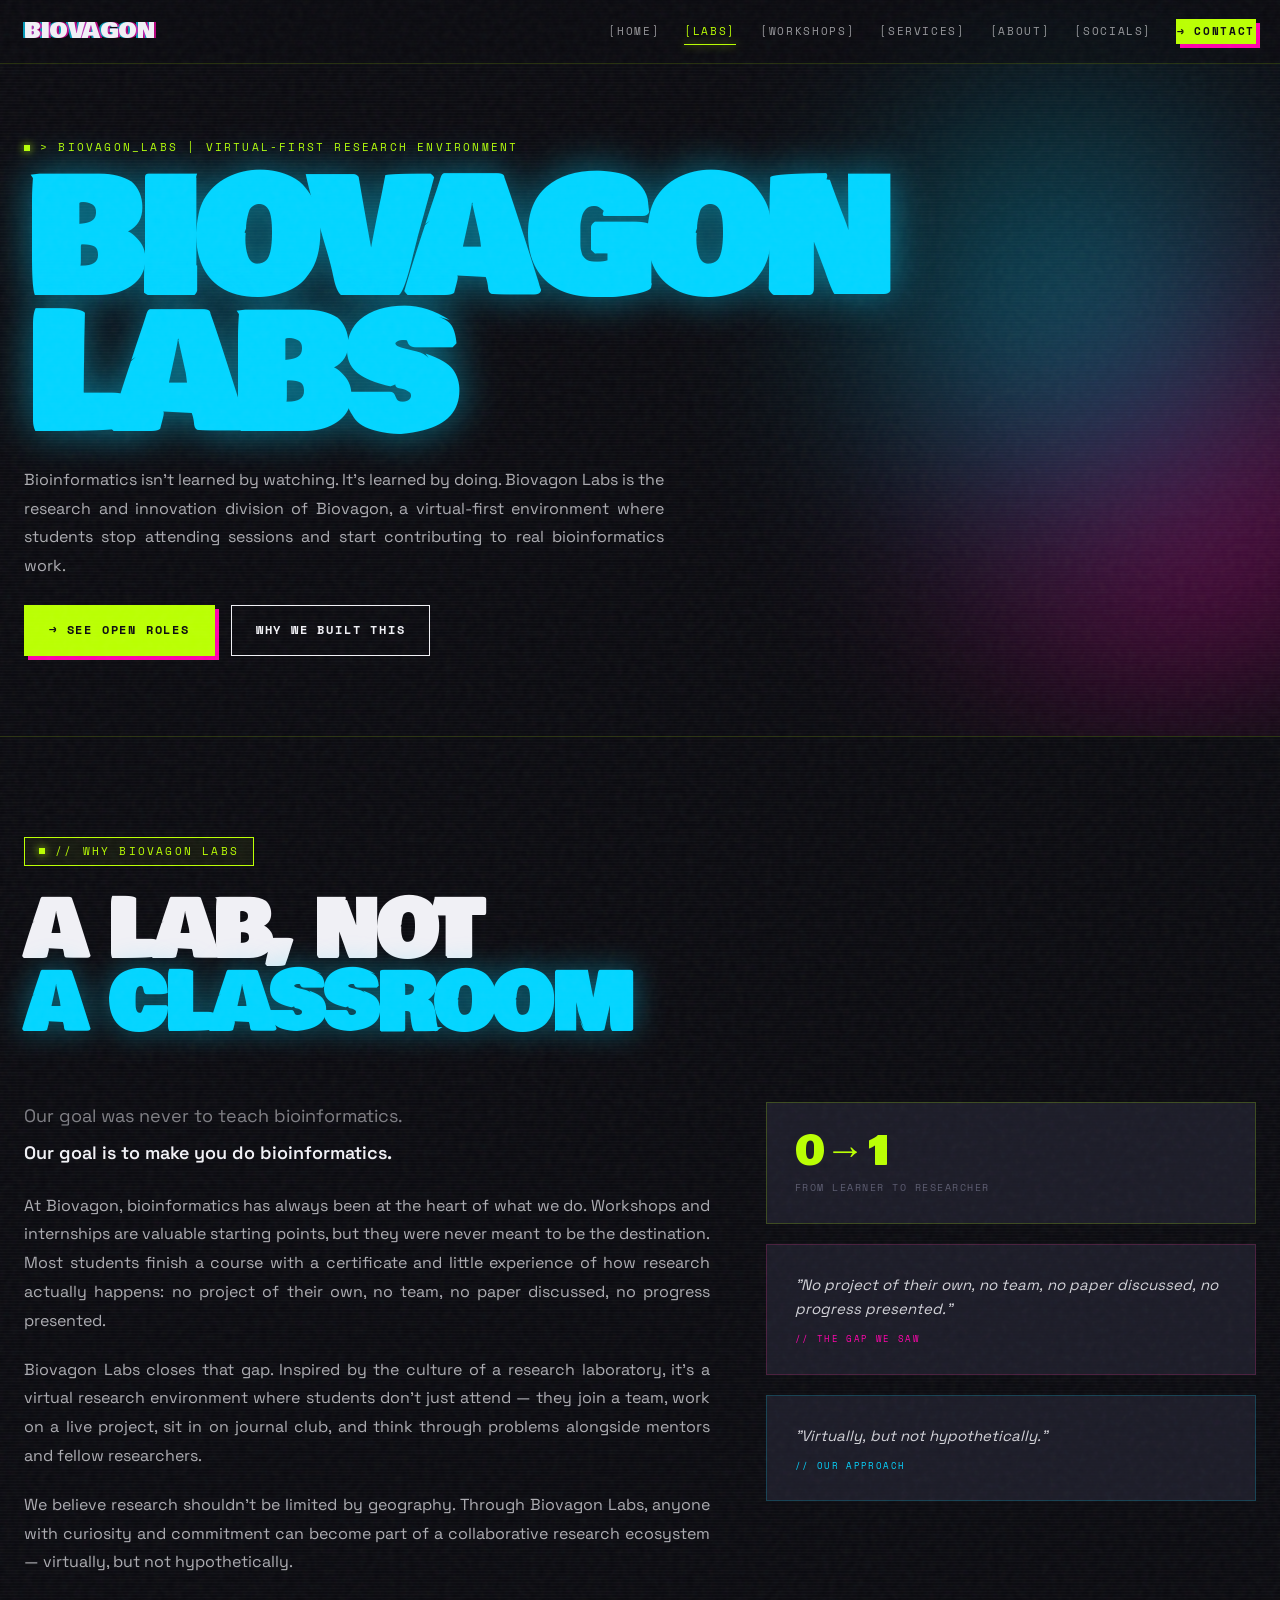
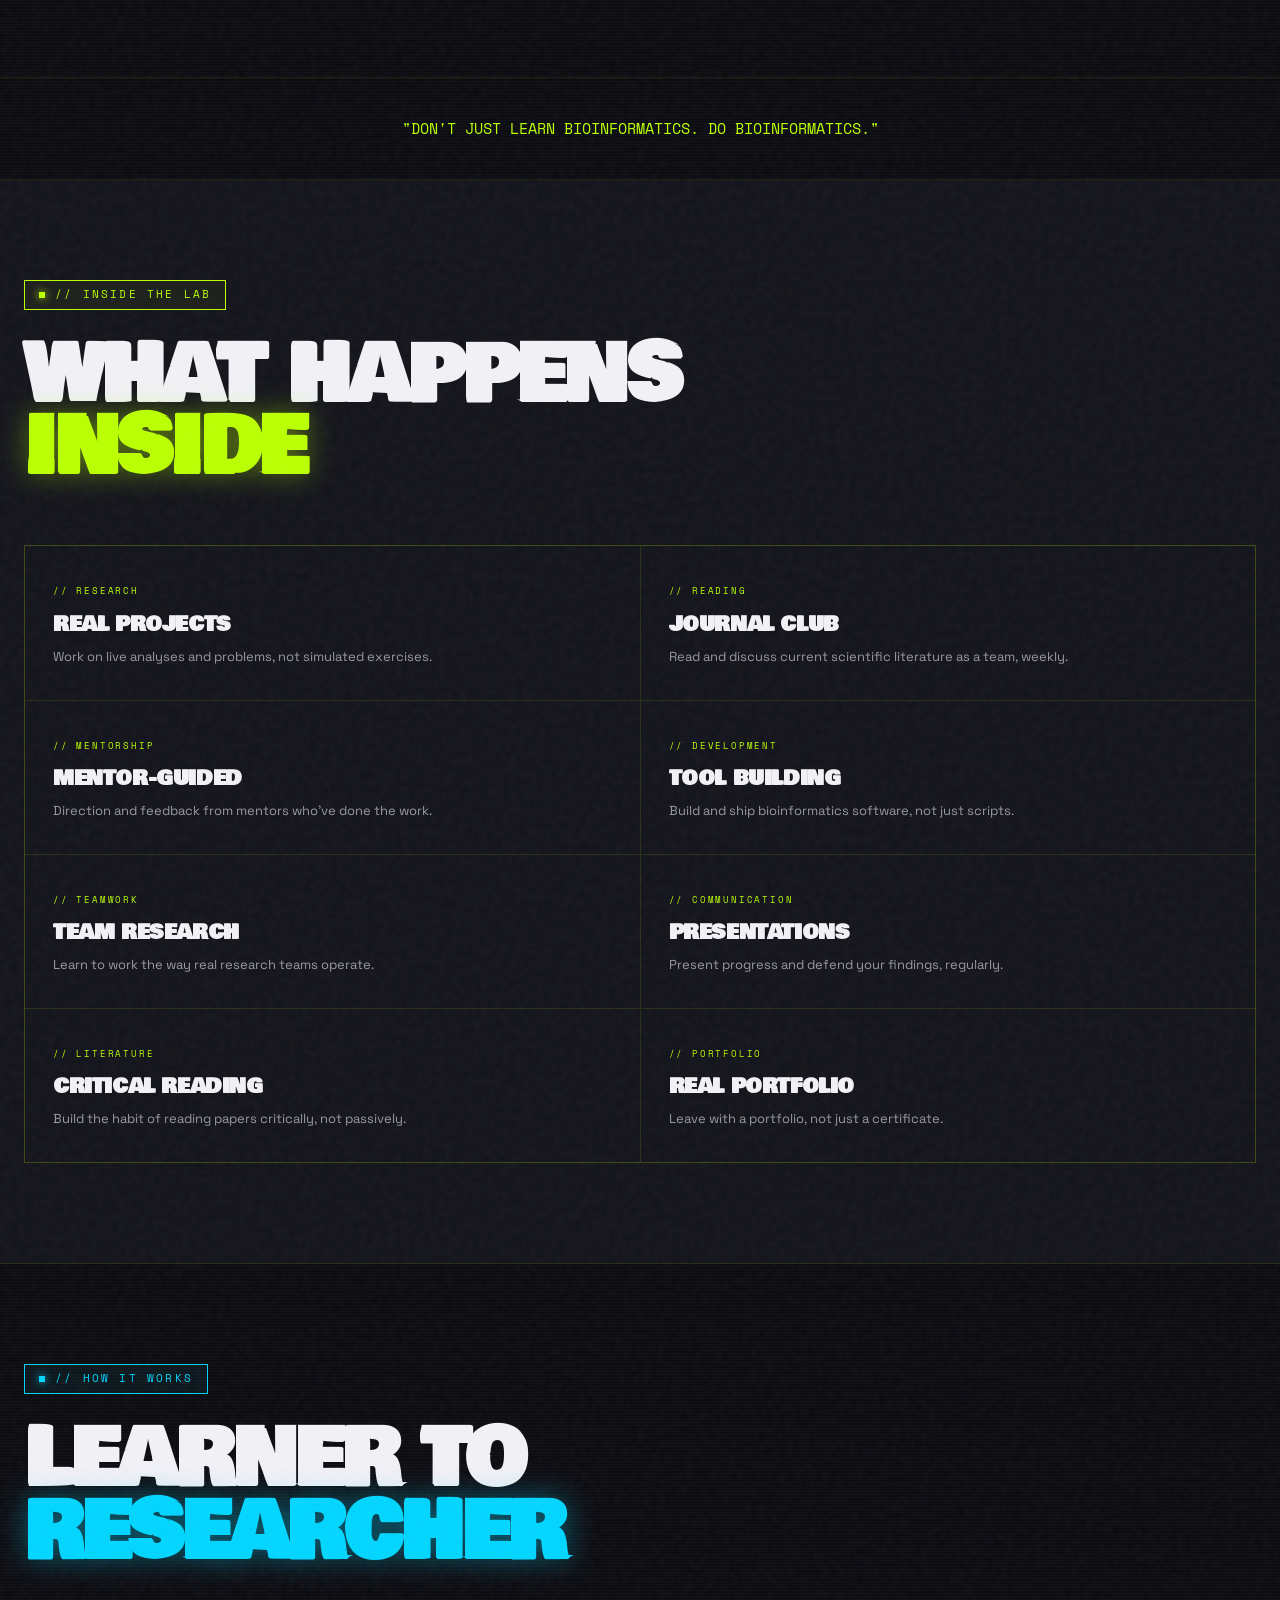
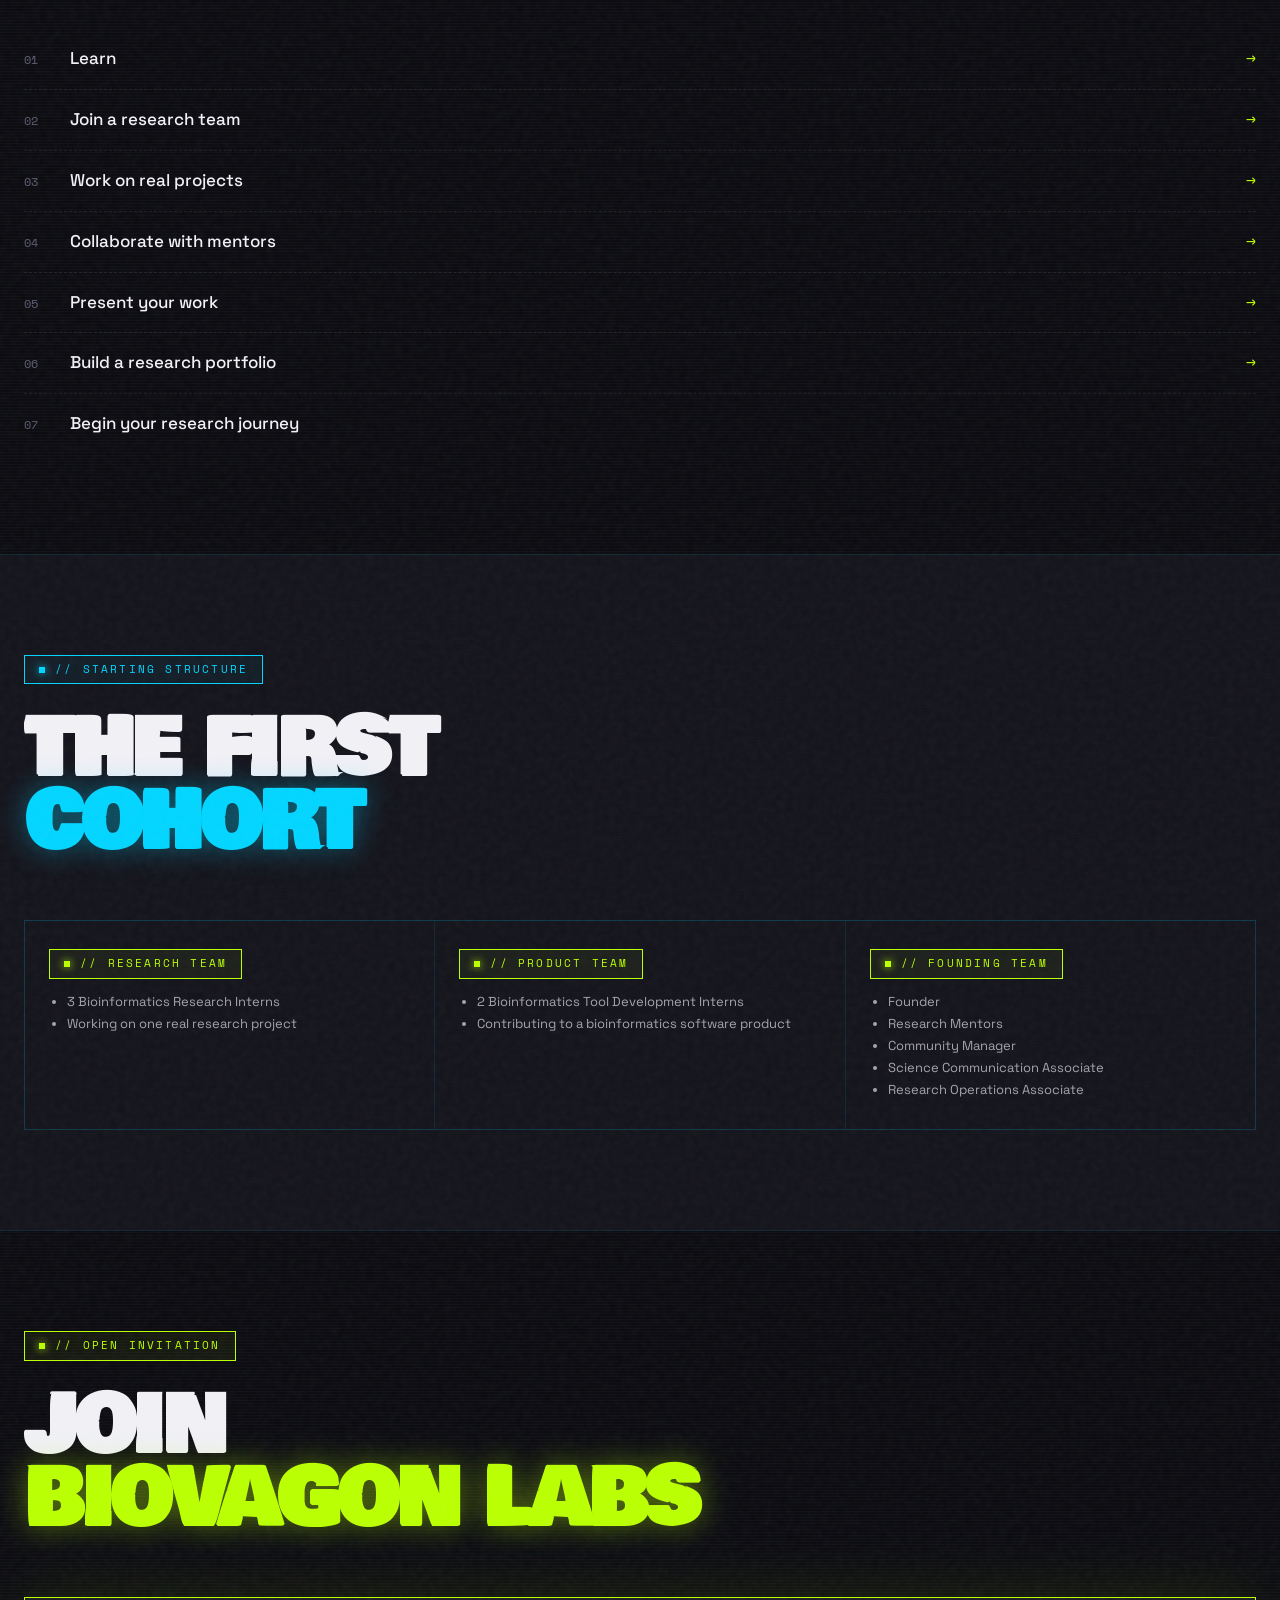
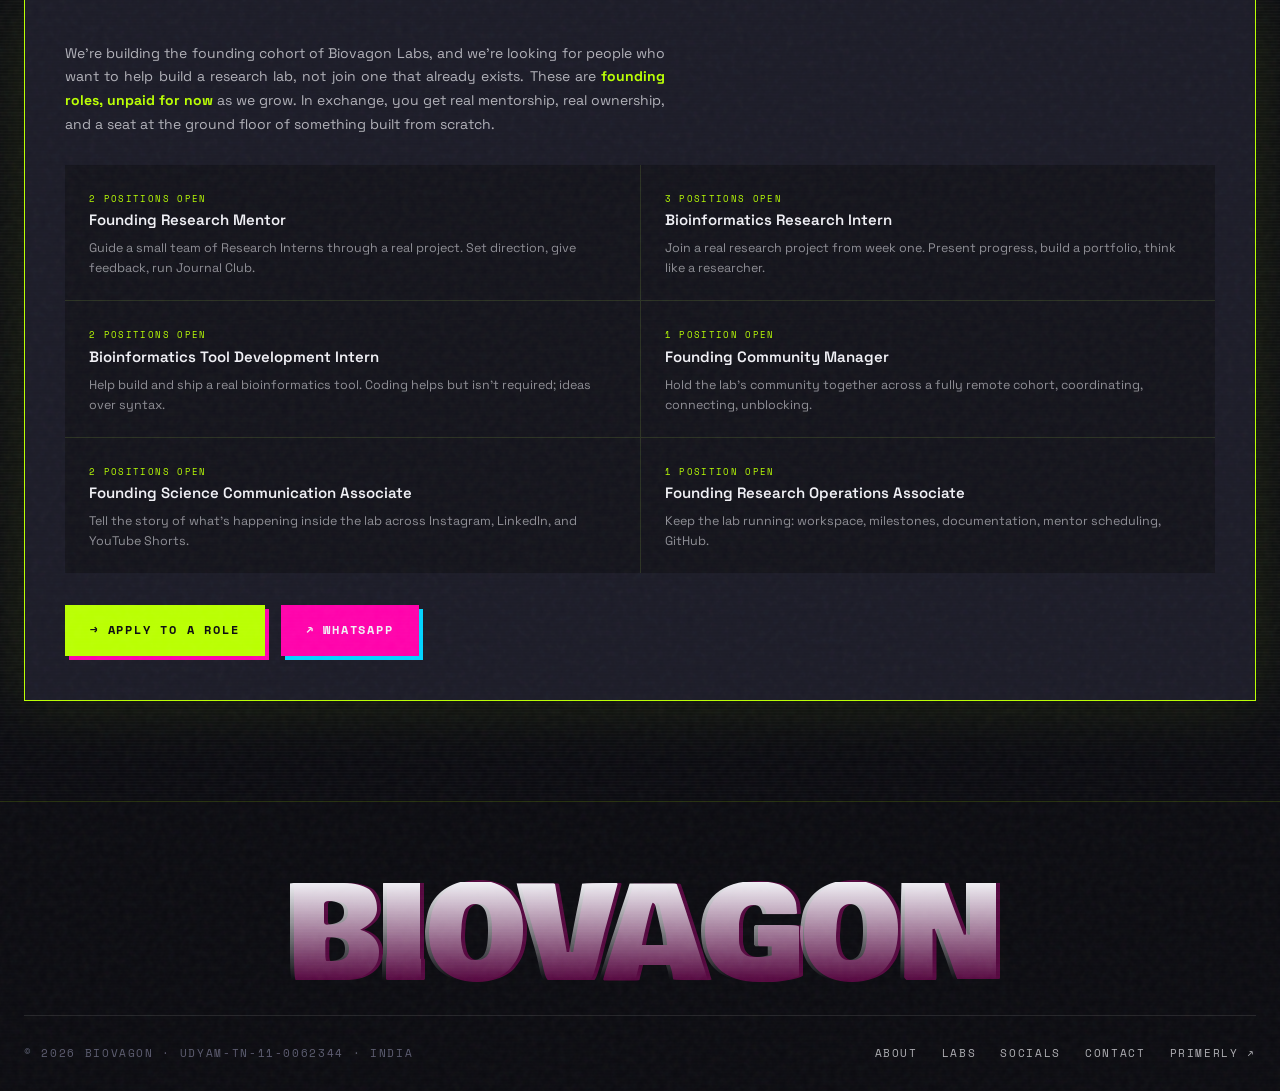
<file: labs.html>
<!DOCTYPE html>
<html lang="en">
<head>
<meta charset="UTF-8" />
<meta name="description" content="Biovagon Labs — the research and innovation division of Biovagon. A virtual-first research environment for bioinformatics." />
<meta property="og:title" content="Biovagon Labs" />
<meta property="og:description" content="Don't just learn Bioinformatics. Do Bioinformatics." />
<meta property="og:type" content="website" />
<meta property="og:site_name" content="Biovagon" />
<meta name="twitter:card" content="summary_large_image" />
<meta name="viewport" content="width=device-width, initial-scale=1.0" />
<title>BIOVAGON // labs</title>
<link rel="preconnect" href="https://fonts.googleapis.com" />
<link rel="preconnect" href="https://fonts.gstatic.com" crossorigin />
<link rel="stylesheet" href="shared.css" />
<style>
  .mesh-blob { position: absolute; width: 700px; height: 700px; top: 50%; right: -200px; transform: translateY(-50%); border-radius: 50%; background: radial-gradient(circle at 40% 40%, var(--electric) 0%, transparent 50%), radial-gradient(circle at 60% 70%, var(--magenta) 0%, transparent 55%); filter: blur(80px); opacity: 0.35; animation: meshSpin 24s linear infinite; z-index: 0; }
  .lab-grid { display: grid; grid-template-columns: repeat(2, 1fr); gap: 1px; background: rgba(185,255,0,0.12); border: 1px solid rgba(185,255,0,0.12); margin-top: 8px; }
  .lab-cell { background: var(--void-2); padding: 32px 28px; }
  .lab-cell .tag { font-family: 'Space Mono', monospace; font-size: 9px; text-transform: uppercase; letter-spacing: 0.2em; color: var(--acid); }
  .lab-cell h3 { font-family: 'Bowlby One', sans-serif; font-size: 20px; letter-spacing: -0.02em; text-transform: uppercase; color: var(--bone); margin: 10px 0 8px; }
  .lab-cell p { font-size: 13px; line-height: 1.6; color: rgba(240,240,245,0.6); }
  @media (max-width: 700px) { .lab-grid { grid-template-columns: 1fr; } }

  .pipeline { margin-top: 24px; display: flex; flex-direction: column; }
  .pstep { display: flex; align-items: baseline; gap: 20px; padding: 18px 0; border-bottom: 1px dashed rgba(255,255,255,0.08); }
  .pstep:last-child { border-bottom: none; }
  .pstep .idx { font-family: 'Space Mono', monospace; font-size: 12px; color: var(--grey); width: 26px; flex-shrink: 0; }
  .pstep .label { font-family: 'Space Grotesk', sans-serif; font-weight: 500; font-size: 17px; color: var(--bone); }
  .pstep .arrow { color: var(--acid); margin-left: auto; font-family: 'Space Mono', monospace; }

  .lab-teams { display: grid; grid-template-columns: repeat(3,1fr); gap: 1px; background: rgba(0,212,255,0.1); border: 1px solid rgba(0,212,255,0.1); margin-top: 24px; }
  .lab-team-card { background: var(--void-2); padding: 28px 24px; }
  .lab-team-card ul { margin: 12px 0 0; padding-left: 18px; font-size: 13px; color: rgba(240,240,245,0.65); line-height: 1.7; }
  @media (max-width: 800px) { .lab-teams { grid-template-columns: 1fr; } }
  #why .container > div[style*="grid-template-columns"] { }
  @media (max-width: 900px) { #why .reveal > div[style*="1.4fr"] { grid-template-columns: 1fr !important; } }

  .recruit-box { background: var(--void-3); border: 1px solid var(--acid); box-shadow: 0 0 60px rgba(185,255,0,0.1); padding: 44px 40px; margin-top: 24px; }
  .roles { display: grid; grid-template-columns: 1fr 1fr; gap: 1px; background: rgba(185,255,0,0.1); margin: 28px 0 32px; }
  .role { background: var(--void-2); padding: 22px 24px; }
  .role .n { font-family: 'Bowlby One', sans-serif; font-size: 24px; color: var(--magenta); }
  .role .t { font-family: 'Space Grotesk', sans-serif; font-weight: 600; font-size: 15px; color: var(--bone); margin-top: 4px; }
  .role .pos { font-family: 'Space Mono', monospace; font-size: 9px; text-transform: uppercase; letter-spacing: 0.15em; color: var(--acid); margin-top: 6px; }
  .role .d { font-size: 12.5px; color: rgba(240,240,245,0.55); margin-top: 8px; line-height: 1.6; }
  @media (max-width: 700px) { .roles { grid-template-columns: 1fr; } }

  .motto-strip { font-family: 'Space Mono', monospace; font-size: 15px; color: var(--acid); text-align: center; padding: 40px 0; border-top: 1px solid rgba(185,255,0,0.1); border-bottom: 1px solid rgba(185,255,0,0.1); }
</style>
</head>
<body>

<div class="cursor-glow" id="cursor"></div>

<nav>
  <a href="index.html" class="logo">BIOVAGON</a>
  <div class="nav-links" id="navLinks">
    <a href="index.html">[home]</a>
    <a href="labs.html" class="active">[labs]</a>
    <a href="workshops.html">[workshops]</a>
    <div class="nav-dropdown"><a href="what-we-do.html">[services]</a><div class="nav-dropdown-menu"><a href="primerly.html">→ primerly</a></div></div>
    <a href="about.html">[about]</a>
    <a href="socials.html">[socials]</a>
    <a href="contact.html" class="nav-cta">→ contact</a>
  </div>
  <button class="menu-btn" onclick="document.getElementById('navLinks').classList.toggle('open')">menu</button>
</nav>

<div class="page-hero" style="min-height: 60vh;">
  <div class="mesh-blob"></div>
  <div class="page-hero-inner">
    <div class="page-hero-tag">&gt; BIOVAGON_LABS | virtual-first research environment</div>
    <h1>
      <span class="acc-elec">BIOVAGON LABS</span>
    </h1>
    <p style="font-size:16px; line-height:1.8; text-align:justify; color:rgba(240,240,245,0.7); max-width:640px; margin-top:20px;">Bioinformatics isn't learned by watching. It's learned by doing. Biovagon Labs is the research and innovation division of Biovagon, a virtual-first environment where students stop attending sessions and start contributing to real bioinformatics work.</p>
    <div class="cta-group" style="margin-top:24px;">
      <a href="#recruiting" class="btn btn-acid">→ SEE OPEN ROLES</a>
      <a href="#why" class="btn">WHY WE BUILT THIS</a>
    </div>
  </div>
</div>

<section id="why">
  <div class="container reveal">
    <div class="section-tag">// why biovagon labs</div>
    <h2 class="section-h">A LAB, NOT<br /><span class="e">A CLASSROOM</span></h2>
    <div style="display:grid; grid-template-columns:1.4fr 1fr; gap:56px; align-items:start; margin-top:8px;">
      <div>
        <p style="font-size:18px; line-height:1.6; color:rgba(240,240,245,0.5); margin-bottom:8px;">Our goal was never to teach bioinformatics.</p>
        <p style="font-size:18px; font-weight:600; line-height:1.6; color:var(--bone); margin-bottom:24px;">Our goal is to make you do bioinformatics.</p>
        <p style="font-size:16px; line-height:1.8; text-align:justify; color:rgba(240,240,245,0.7); margin-bottom:20px;">At Biovagon, bioinformatics has always been at the heart of what we do. Workshops and internships are valuable starting points, but they were never meant to be the destination. Most students finish a course with a certificate and little experience of how research actually happens: no project of their own, no team, no paper discussed, no progress presented.</p>
        <p style="font-size:16px; line-height:1.8; text-align:justify; color:rgba(240,240,245,0.7); margin-bottom:20px;">Biovagon Labs closes that gap. Inspired by the culture of a research laboratory, it's a virtual research environment where students don't just attend — they join a team, work on a live project, sit in on journal club, and think through problems alongside mentors and fellow researchers.</p>
        <p style="font-size:16px; line-height:1.8; text-align:justify; color:rgba(240,240,245,0.7);">We believe research shouldn't be limited by geography. Through Biovagon Labs, anyone with curiosity and commitment can become part of a collaborative research ecosystem — virtually, but not hypothetically.</p>
      </div>
      <div style="display:flex; flex-direction:column; gap:20px;">
        <div style="background:var(--void-3); border:1px solid rgba(185,255,0,0.2); padding:28px;">
          <div style="font-family:'Bowlby One',sans-serif; font-size:40px; color:var(--acid); line-height:1;">0→1</div>
          <div style="font-family:'Space Mono',monospace; font-size:10px; text-transform:uppercase; letter-spacing:0.15em; color:var(--grey); margin-top:10px;">From learner to researcher</div>
        </div>
        <div style="background:var(--void-3); border:1px solid rgba(255,45,149,0.2); padding:28px;">
          <div style="font-size:15px; line-height:1.6; color:rgba(240,240,245,0.85); font-style:italic;">"No project of their own, no team, no paper discussed, no progress presented."</div>
          <div style="font-family:'Space Mono',monospace; font-size:9px; text-transform:uppercase; letter-spacing:0.15em; color:var(--magenta); margin-top:12px;">// the gap we saw</div>
        </div>
        <div style="background:var(--void-3); border:1px solid rgba(0,212,255,0.2); padding:28px;">
          <div style="font-size:15px; line-height:1.6; color:rgba(240,240,245,0.85); font-style:italic;">"Virtually, but not hypothetically."</div>
          <div style="font-family:'Space Mono',monospace; font-size:9px; text-transform:uppercase; letter-spacing:0.15em; color:var(--electric); margin-top:12px;">// our approach</div>
        </div>
      </div>
    </div>
  </div>
</section>

<div class="motto-strip">"DON'T JUST LEARN BIOINFORMATICS. DO BIOINFORMATICS."</div>

<section style="background: var(--void-2); border-bottom: 1px solid rgba(185,255,0,0.1);">
  <div class="container reveal">
    <div class="section-tag">// inside the lab</div>
    <h2 class="section-h">WHAT HAPPENS<br /><span class="a">INSIDE</span></h2>
    <div class="lab-grid">
      <div class="lab-cell"><span class="tag">// research</span><h3>Real Projects</h3><p>Work on live analyses and problems, not simulated exercises.</p></div>
      <div class="lab-cell"><span class="tag">// reading</span><h3>Journal Club</h3><p>Read and discuss current scientific literature as a team, weekly.</p></div>
      <div class="lab-cell"><span class="tag">// mentorship</span><h3>Mentor-Guided</h3><p>Direction and feedback from mentors who've done the work.</p></div>
      <div class="lab-cell"><span class="tag">// development</span><h3>Tool Building</h3><p>Build and ship bioinformatics software, not just scripts.</p></div>
      <div class="lab-cell"><span class="tag">// teamwork</span><h3>Team Research</h3><p>Learn to work the way real research teams operate.</p></div>
      <div class="lab-cell"><span class="tag">// communication</span><h3>Presentations</h3><p>Present progress and defend your findings, regularly.</p></div>
      <div class="lab-cell"><span class="tag">// literature</span><h3>Critical Reading</h3><p>Build the habit of reading papers critically, not passively.</p></div>
      <div class="lab-cell"><span class="tag">// portfolio</span><h3>Real Portfolio</h3><p>Leave with a portfolio, not just a certificate.</p></div>
    </div>
  </div>
</section>

<section>
  <div class="container reveal">
    <div class="section-tag elec">// how it works</div>
    <h2 class="section-h">LEARNER TO<br /><span class="e">RESEARCHER</span></h2>
    <div class="pipeline">
      <div class="pstep"><span class="idx">01</span><span class="label">Learn</span><span class="arrow">→</span></div>
      <div class="pstep"><span class="idx">02</span><span class="label">Join a research team</span><span class="arrow">→</span></div>
      <div class="pstep"><span class="idx">03</span><span class="label">Work on real projects</span><span class="arrow">→</span></div>
      <div class="pstep"><span class="idx">04</span><span class="label">Collaborate with mentors</span><span class="arrow">→</span></div>
      <div class="pstep"><span class="idx">05</span><span class="label">Present your work</span><span class="arrow">→</span></div>
      <div class="pstep"><span class="idx">06</span><span class="label">Build a research portfolio</span><span class="arrow">→</span></div>
      <div class="pstep"><span class="idx">07</span><span class="label">Begin your research journey</span></div>
    </div>
  </div>
</section>

<section style="background: var(--void-2); border-top: 1px solid rgba(0,212,255,0.1); border-bottom: 1px solid rgba(0,212,255,0.1);">
  <div class="container reveal">
    <div class="section-tag elec">// starting structure</div>
    <h2 class="section-h">THE FIRST<br /><span class="e">COHORT</span></h2>
    <div class="lab-teams">
      <div class="lab-team-card"><div class="section-tag" style="margin-bottom:0;">// research team</div><ul><li>3 Bioinformatics Research Interns</li><li>Working on one real research project</li></ul></div>
      <div class="lab-team-card"><div class="section-tag" style="margin-bottom:0;">// product team</div><ul><li>2 Bioinformatics Tool Development Interns</li><li>Contributing to a bioinformatics software product</li></ul></div>
      <div class="lab-team-card"><div class="section-tag" style="margin-bottom:0;">// founding team</div><ul><li>Founder</li><li>Research Mentors</li><li>Community Manager</li><li>Science Communication Associate</li><li>Research Operations Associate</li></ul></div>
    </div>
  </div>
</section>

<section id="recruiting">
  <div class="container reveal">
    <div class="section-tag">// open invitation</div>
    <h2 class="section-h">JOIN<br /><span class="a">BIOVAGON LABS</span></h2>
    <div class="recruit-box">
      <p style="font-size:14px; line-height:1.7; text-align:justify; color:rgba(240,240,245,0.7); max-width:600px; margin-bottom:0;">We're building the founding cohort of Biovagon Labs, and we're looking for people who want to help build a research lab, not join one that already exists. These are <strong style="color:var(--acid);">founding roles, unpaid for now</strong> as we grow. In exchange, you get real mentorship, real ownership, and a seat at the ground floor of something built from scratch.</p>
      <div class="roles">
        <div class="role"><div class="pos">2 positions open</div><div class="t">Founding Research Mentor</div><div class="d">Guide a small team of Research Interns through a real project. Set direction, give feedback, run Journal Club.</div></div>
        <div class="role"><div class="pos">3 positions open</div><div class="t">Bioinformatics Research Intern</div><div class="d">Join a real research project from week one. Present progress, build a portfolio, think like a researcher.</div></div>
        <div class="role"><div class="pos">2 positions open</div><div class="t">Bioinformatics Tool Development Intern</div><div class="d">Help build and ship a real bioinformatics tool. Coding helps but isn't required; ideas over syntax.</div></div>
        <div class="role"><div class="pos">1 position open</div><div class="t">Founding Community Manager</div><div class="d">Hold the lab's community together across a fully remote cohort, coordinating, connecting, unblocking.</div></div>
        <div class="role"><div class="pos">2 positions open</div><div class="t">Founding Science Communication Associate</div><div class="d">Tell the story of what's happening inside the lab across Instagram, LinkedIn, and YouTube Shorts.</div></div>
        <div class="role"><div class="pos">1 position open</div><div class="t">Founding Research Operations Associate</div><div class="d">Keep the lab running: workspace, milestones, documentation, mentor scheduling, GitHub.</div></div>
      </div>
      <div class="cta-group">
        <a href="https://forms.gle/kgwiX4CaDFdtsP8NA" target="_blank" class="btn btn-acid">→ APPLY TO A ROLE</a>
        <a href="https://wa.me/919488992423?text=Hi%20Biovagon!%20I%27m%20interested%20in%20applying%20to%20Biovagon%20Labs." target="_blank" class="btn btn-mag">↗ WHATSAPP</a>
      </div>
    </div>
  </div>
</section>

<footer>
  <div class="footer-mega">BIOVAGON</div>
  <div class="footer-bottom">
    <div>© 2026 BIOVAGON · UDYAM-TN-11-0062344 · INDIA</div>
    <div class="links">
      <a href="about.html">about</a>
      <a href="labs.html">labs</a>
      <a href="socials.html">socials</a>
      <a href="contact.html">contact</a>
      <a href="https://primerly.onrender.com" target="_blank">primerly ↗</a>
    </div>
  </div>
</footer>

<script>
  const cursor = document.getElementById('cursor');
  document.addEventListener('mousemove', (e) => { cursor.style.left = e.clientX + 'px'; cursor.style.top = e.clientY + 'px'; });
  const obs = new IntersectionObserver((entries) => { entries.forEach(e => { if (e.isIntersecting) e.target.classList.add('in'); }); }, { threshold: 0.1 });
  document.querySelectorAll('.reveal').forEach(el => obs.observe(el));
</script>
<script src="shared.js"></script>
</body>
</html>
</file>
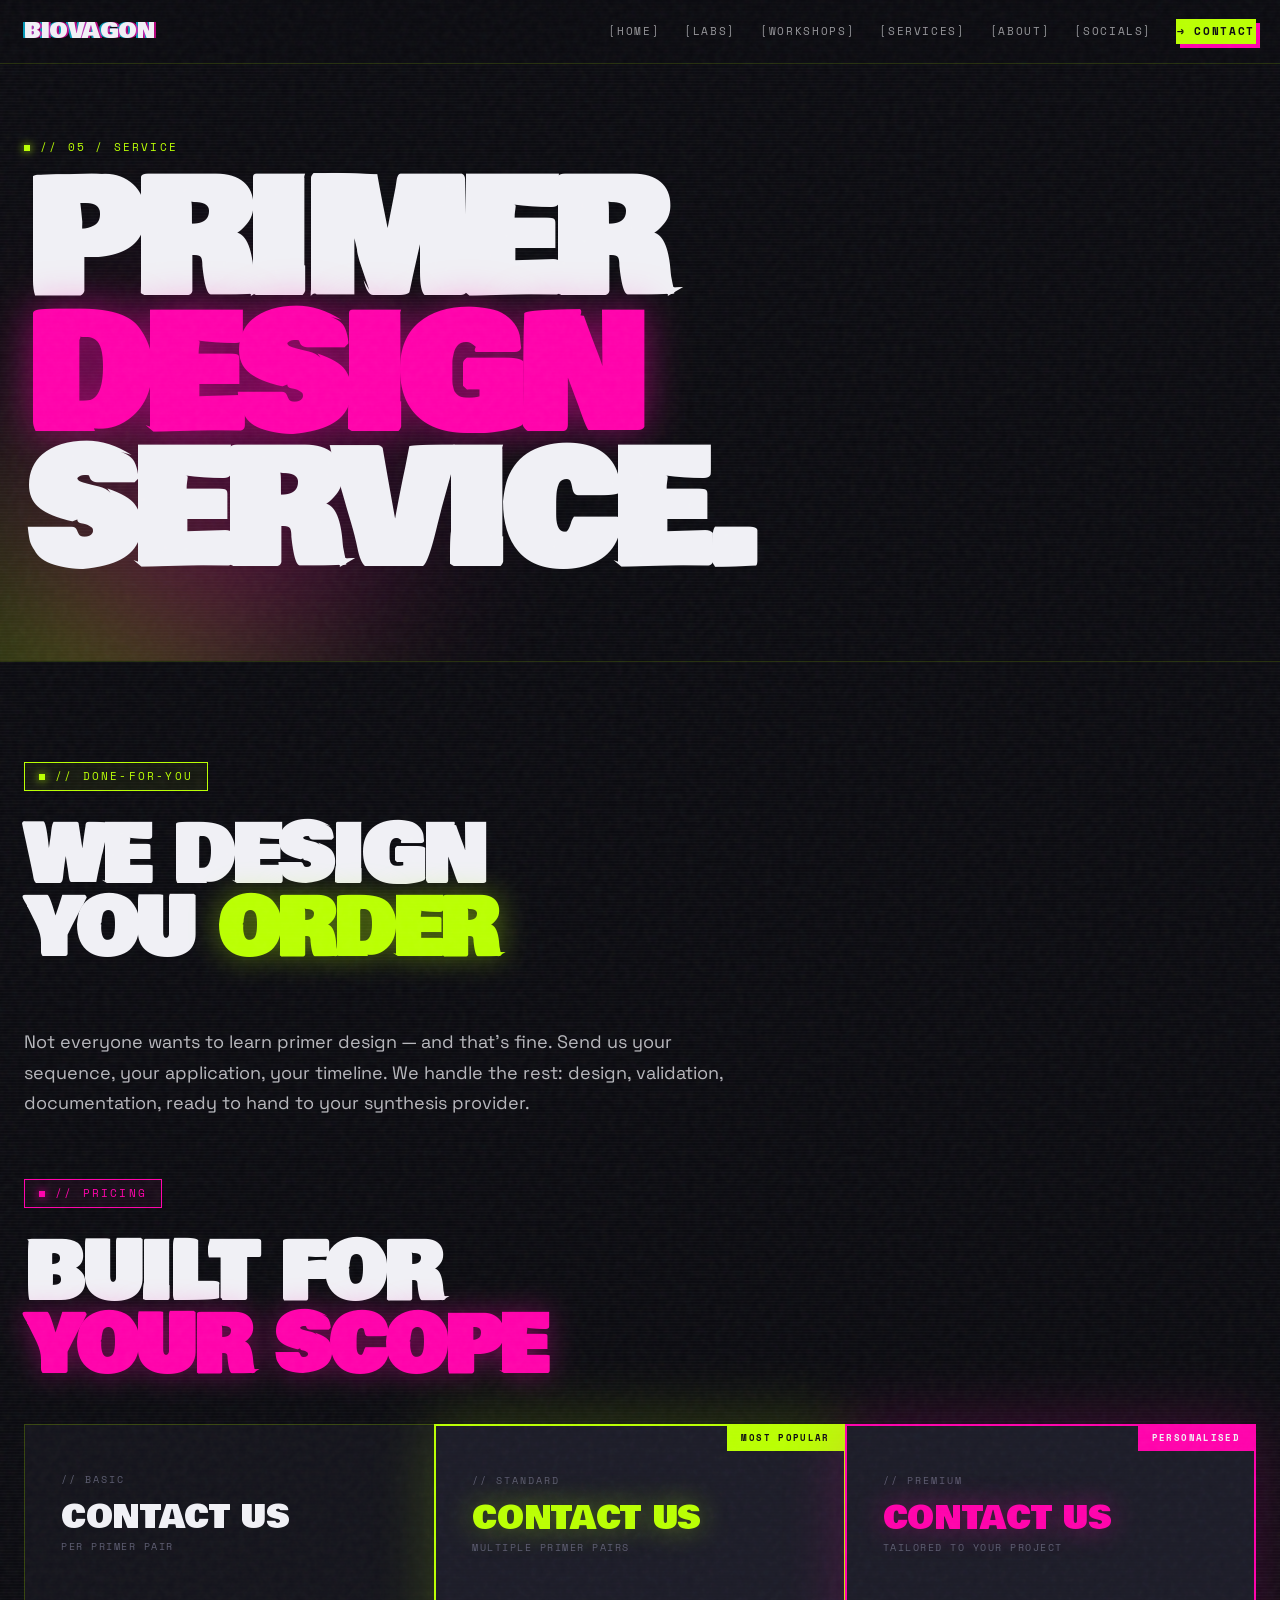
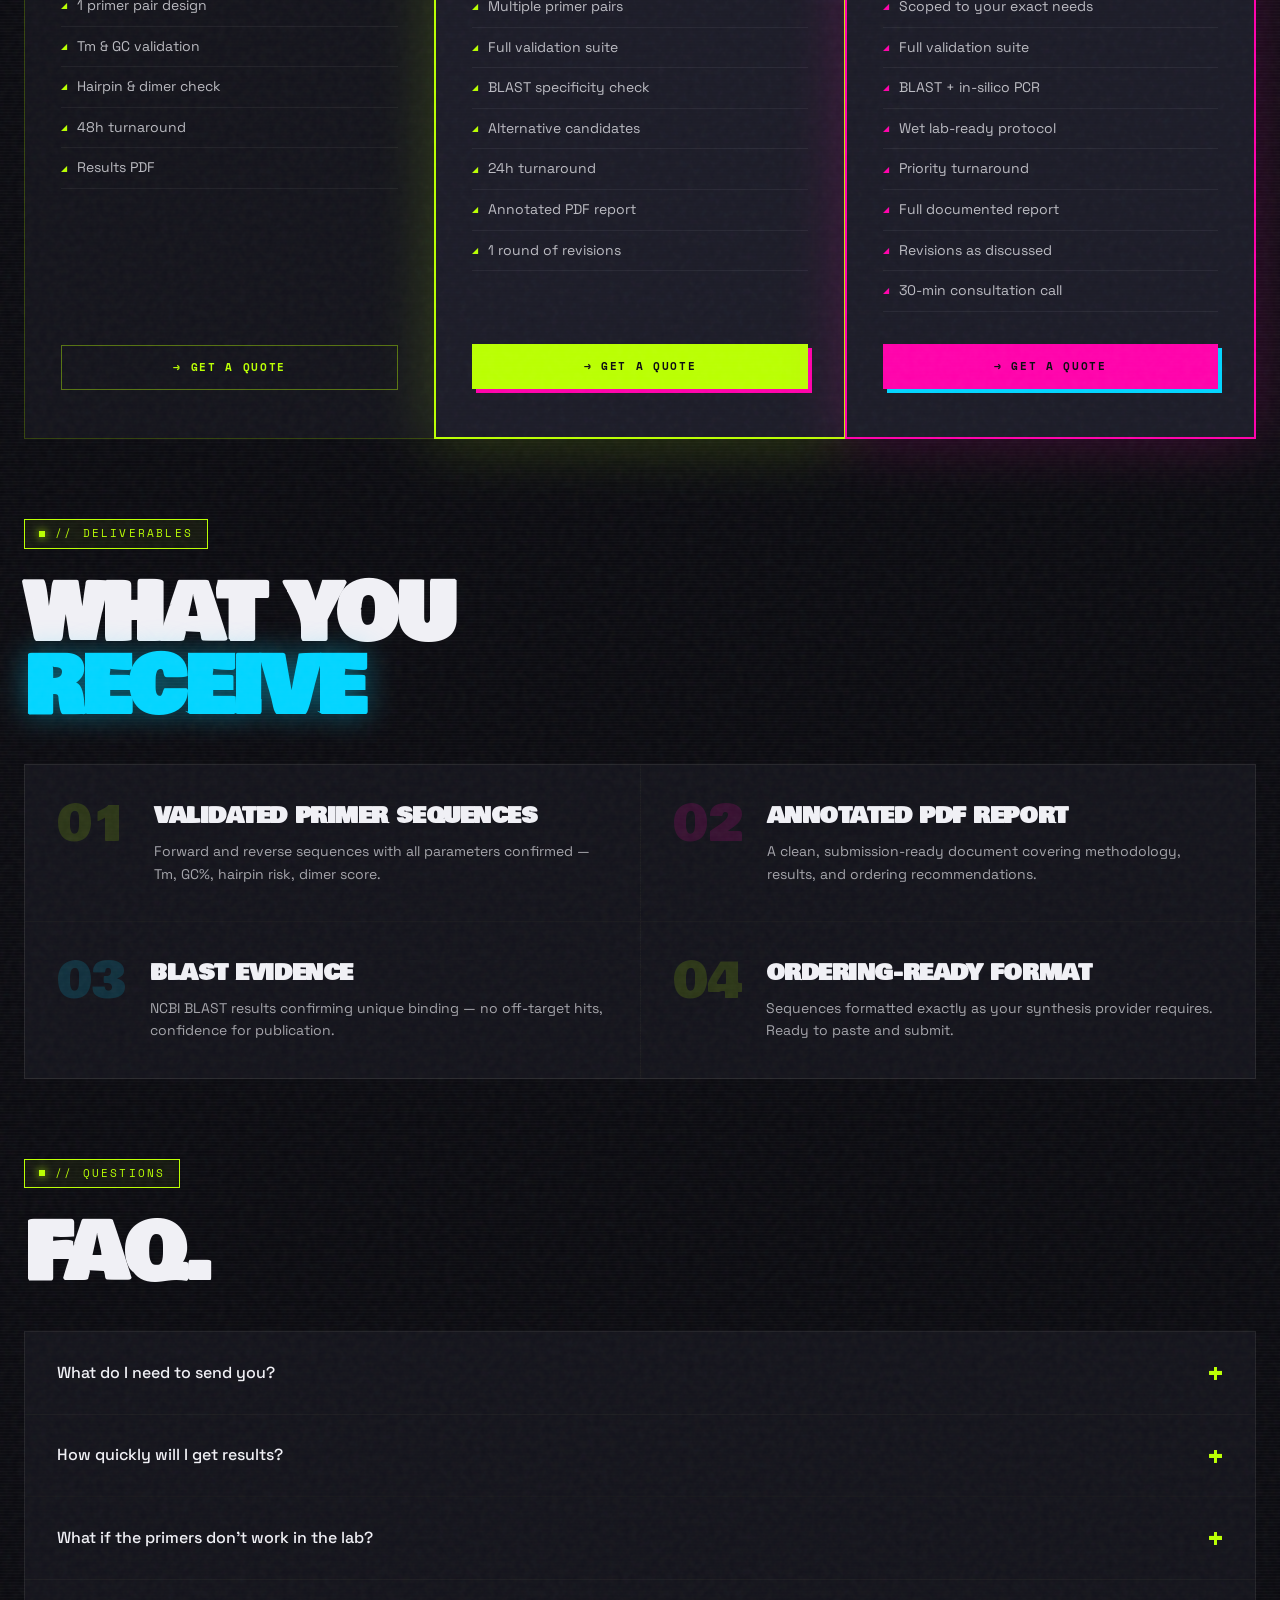
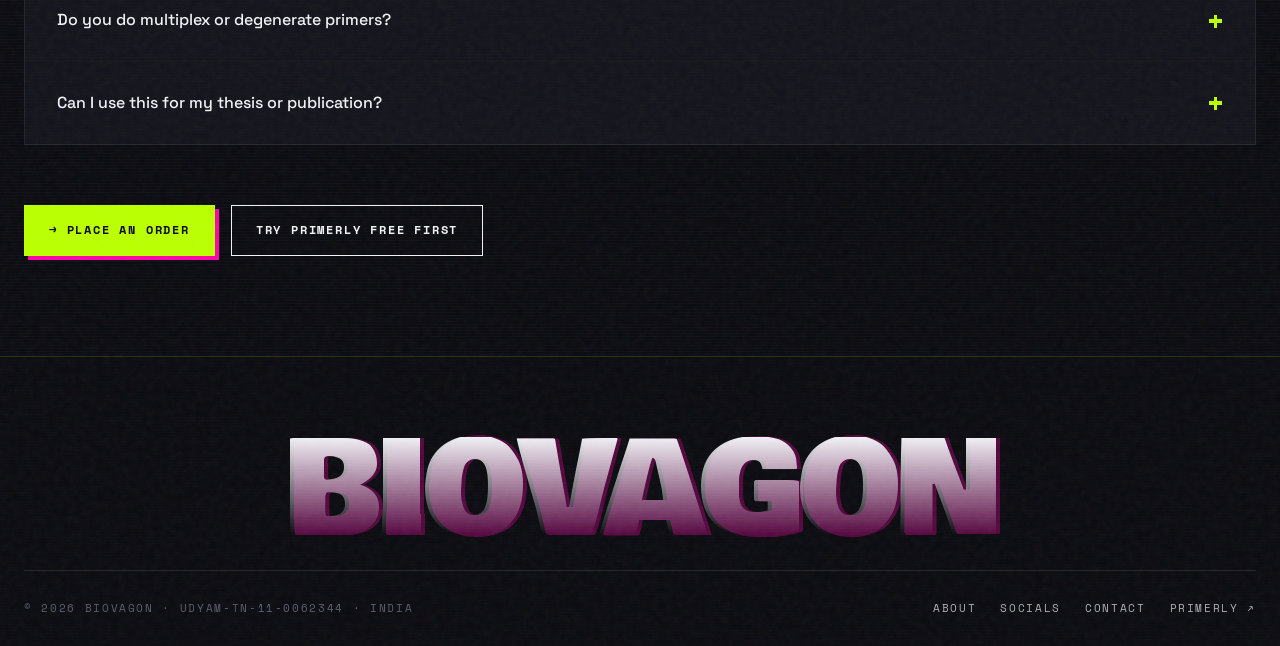
<file: primer-service.html>
<!DOCTYPE html>
<html lang="en">
<head>
<meta charset="UTF-8" />

  <meta name="description" content="Custom, validated primer pairs designed by Biovagon. Powered by Primerly. Delivered in 24–48h with full documentation and Biovagon Scoring." />
  <meta property="og:title" content="Custom Primer Design Service — Biovagon" />
  <meta property="og:description" content="Custom, validated primer pairs designed by Biovagon. Powered by Primerly. Delivered in 24–48h with full documentation and Biovagon Scoring." />
  <meta property="og:type" content="website" />
  <meta property="og:site_name" content="Biovagon" />
  <meta name="twitter:card" content="summary_large_image" />
  <meta name="twitter:title" content="Custom Primer Design Service — Biovagon" />
  <meta name="twitter:description" content="Custom, validated primer pairs designed by Biovagon. Powered by Primerly. Delivered in 24–48h with full documentation and Biovagon Scoring." />
  <meta name="viewport" content="width=device-width, initial-scale=1.0" />
<title>BIOVAGON // primer design service</title>
<link rel="preconnect" href="https://fonts.googleapis.com" />
<link rel="preconnect" href="https://fonts.gstatic.com" crossorigin />
<link rel="stylesheet" href="shared.css" />
<style>
  .mesh-blob {
    position: absolute; width: 600px; height: 600px;
    top: 40%; left: -150px; border-radius: 50%;
    background:
      radial-gradient(circle at 60% 40%, var(--magenta) 0%, transparent 50%),
      radial-gradient(circle at 40% 70%, var(--acid) 0%, transparent 55%);
    filter: blur(80px); opacity: 0.35;
    animation: meshSpin 26s linear infinite reverse; z-index: 0;
  }

  /* ─── PRICING TIERS ─── */
  .tier-grid {
    display: grid;
    grid-template-columns: repeat(3, 1fr);
    gap: 1px;
    background: rgba(185,255,0,0.12);
    border: 1px solid rgba(185,255,0,0.12);
    margin-bottom: 80px;
  }
  .tier {
    background: var(--void-2);
    padding: 48px 36px;
    position: relative;
    transition: background 0.3s;
    overflow: hidden;
    display: flex; flex-direction: column;
  }
  .tier:hover { background: var(--void-3); }
  .tier.featured {
    background: var(--void-3);
    border: 2px solid var(--acid);
    margin: -1px;
    box-shadow: 0 0 60px rgba(185,255,0,0.2);
    z-index: 1;
  }
  .tier.featured-m {
    background: var(--void-3);
    border: 2px solid var(--magenta);
    margin: -1px;
    box-shadow: 0 0 60px rgba(255,0,170,0.2);
    z-index: 1;
  }
  .tier-badge {
    position: absolute; top: 0; right: 0;
    font-family: 'Space Mono', monospace;
    font-size: 9px;
    text-transform: uppercase;
    letter-spacing: 0.15em;
    padding: 6px 14px;
    background: var(--acid); color: var(--void);
    font-weight: 700;
  }
  .tier-badge.m { background: var(--magenta); color: var(--bone); }

  .tier-name {
    font-family: 'Space Mono', monospace;
    font-size: 10px;
    text-transform: uppercase;
    letter-spacing: 0.2em;
    color: var(--grey);
    margin-bottom: 16px;
  }
  .tier-price {
    font-family: 'Bowlby One', sans-serif;
    font-size: 56px;
    line-height: 0.9;
    letter-spacing: -0.04em;
    color: var(--bone);
    margin-bottom: 4px;
  }
  .tier.featured .tier-price { color: var(--acid); text-shadow: 0 0 30px rgba(185,255,0,0.4); }
  .tier.featured-m .tier-price { color: var(--magenta); text-shadow: 0 0 30px rgba(255,0,170,0.4); }
  .tier-unit {
    font-family: 'Space Mono', monospace;
    font-size: 10px;
    text-transform: uppercase;
    letter-spacing: 0.15em;
    color: var(--grey);
    margin-bottom: 32px;
  }
  .tier-features {
    list-style: none;
    flex: 1;
    margin-bottom: 32px;
  }
  .tier-features li {
    font-size: 14px;
    color: rgba(240,240,245,0.75);
    padding: 10px 0;
    border-bottom: 1px solid rgba(255,255,255,0.06);
    display: flex; align-items: center; gap: 10px;
    line-height: 1.4;
  }
  .tier-features li::before { content: '◢'; color: var(--acid); font-size: 8px; flex-shrink: 0; }
  .tier.featured-m .tier-features li::before { color: var(--magenta); }
  .tier-cta {
    font-family: 'Space Mono', monospace;
    font-size: 11px;
    font-weight: 700;
    text-transform: uppercase;
    letter-spacing: 0.15em;
    padding: 14px 20px;
    text-align: center;
    text-decoration: none;
    display: block;
    transition: all 0.15s;
    border: 1px solid rgba(185,255,0,0.4);
    color: var(--acid);
  }
  .tier-cta:hover { background: var(--acid); color: var(--void); box-shadow: 4px 4px 0 var(--magenta); transform: translate(-2px,-2px); }
  .tier.featured .tier-cta, .tier.featured-m .tier-cta {
    background: var(--acid); color: var(--void);
    border-color: var(--acid);
    box-shadow: 4px 4px 0 var(--magenta);
  }
  .tier.featured-m .tier-cta { background: var(--magenta); border-color: var(--magenta); box-shadow: 4px 4px 0 var(--electric); }
  .tier.featured .tier-cta:hover, .tier.featured-m .tier-cta:hover {
    transform: translate(-2px,-2px);
    box-shadow: 6px 6px 0 var(--magenta);
  }

  /* ─── WHAT YOU GET ─── */
  .deliverables {
    display: grid;
    grid-template-columns: 1fr 1fr;
    gap: 1px;
    background: rgba(255,255,255,0.06);
    border: 1px solid rgba(255,255,255,0.06);
    margin-bottom: 80px;
  }
  .deliverable {
    background: var(--void-2);
    padding: 36px 32px;
    display: flex; align-items: flex-start; gap: 24px;
    transition: background 0.2s;
  }
  .deliverable:hover { background: var(--void-3); }
  .deliv-n {
    font-family: 'Bowlby One', sans-serif;
    font-size: 48px;
    line-height: 1;
    color: rgba(185,255,0,0.15);
    transition: all 0.3s;
    flex-shrink: 0;
    min-width: 60px;
  }
  .deliverable:hover .deliv-n { color: var(--acid); text-shadow: 0 0 20px rgba(185,255,0,0.4); }
  .deliv-body h4 {
    font-family: 'Bowlby One', sans-serif;
    font-size: 22px;
    text-transform: uppercase;
    letter-spacing: -0.02em;
    color: var(--bone);
    margin-bottom: 8px;
  }
  .deliv-body p { font-size: 14px; line-height: 1.6; color: rgba(240,240,245,0.65); }

  /* ─── FAQ ─── */
  .faq-list { display: flex; flex-direction: column; gap: 1px; background: rgba(255,255,255,0.05); border: 1px solid rgba(255,255,255,0.05); }
  .faq-item {
    background: var(--void-2);
    overflow: hidden;
    transition: background 0.2s;
  }
  .faq-item:hover { background: var(--void-3); }
  .faq-q {
    padding: 24px 32px;
    font-family: 'Space Grotesk', sans-serif;
    font-size: 16px;
    font-weight: 500;
    color: var(--bone);
    cursor: pointer;
    display: flex; justify-content: space-between; align-items: center;
    gap: 20px;
    user-select: none;
  }
  .faq-q::after {
    content: '+';
    font-family: 'Bowlby One', sans-serif;
    font-size: 24px;
    color: var(--acid);
    flex-shrink: 0;
    transition: transform 0.3s;
  }
  .faq-item.open .faq-q::after { transform: rotate(45deg); }
  .faq-a {
    max-height: 0; overflow: hidden;
    transition: max-height 0.4s ease, padding 0.3s;
    font-size: 14px;
    line-height: 1.7;
    color: rgba(240,240,245,0.7);
    padding: 0 32px;
  }
  .faq-item.open .faq-a { max-height: 200px; padding: 0 32px 24px; }

  @media (max-width: 900px) {
    .tier-grid { grid-template-columns: 1fr; }
    .tier.featured, .tier.featured-m { margin: 0; }
    .deliverables { grid-template-columns: 1fr; }
  }
</style>
</head>
<body>

<div class="cursor-glow" id="cursor"></div>

<nav>
  <a href="index.html" class="logo">BIOVAGON</a>
  <div class="nav-links" id="navLinks">
    <a href="index.html">[home]</a>
    <a href="labs.html">[labs]</a>
    <a href="workshops.html">[workshops]</a>
    <div class="nav-dropdown"><a href="what-we-do.html">[services]</a><div class="nav-dropdown-menu"><a href="primerly.html">→ primerly</a></div></div>
    <a href="about.html">[about]</a>
    <a href="socials.html">[socials]</a>
    <a href="contact.html" class="nav-cta">→ contact</a>
  </div>
  <button class="menu-btn" onclick="document.getElementById('navLinks').classList.toggle('open')">menu</button>
</nav>

<!-- HERO -->
<div class="page-hero">
  <div class="mesh-blob"></div>
  <div class="page-hero-inner">
    <div class="page-hero-tag">// 05 / SERVICE</div>
    <h1>
      PRIMER<br />
      <span class="acc-mag">DESIGN</span><br />
      SERVICE.
    </h1>
  </div>
</div>

<!-- INTRO -->
<section>
  <div class="container reveal">
    <div class="section-tag">// done-for-you</div>
    <h2 class="section-h">WE DESIGN<br />YOU <span class="a">ORDER</span></h2>
    <p style="font-size:18px; line-height:1.7; color:rgba(240,240,245,0.75); max-width:700px; margin-bottom:60px;">
      Not everyone wants to learn primer design — and that's fine. Send us your sequence, your application, your timeline. We handle the rest: design, validation, documentation, ready to hand to your synthesis provider.
    </p>

    <!-- TIERS -->
    <div class="section-tag mag">// pricing</div>
    <h2 class="section-h" style="margin-bottom:40px;">BUILT FOR<br /><span class="m">YOUR SCOPE</span></h2>

    <div class="tier-grid">
      <div class="tier">
        <div class="tier-name">// BASIC</div>
        <div class="tier-price" style="font-size:32px; margin-bottom:8px; letter-spacing:-0.01em;">CONTACT US</div>
        <div class="tier-unit">per primer pair</div>
        <ul class="tier-features">
          <li>1 primer pair design</li>
          <li>Tm &amp; GC validation</li>
          <li>Hairpin &amp; dimer check</li>
          <li>48h turnaround</li>
          <li>Results PDF</li>
        </ul>
        <a href="contact.html" class="tier-cta">→ GET A QUOTE</a>
      </div>

      <div class="tier featured">
        <div class="tier-badge">MOST POPULAR</div>
        <div class="tier-name">// STANDARD</div>
        <div class="tier-price" style="font-size:32px; margin-bottom:8px; letter-spacing:-0.01em;">CONTACT US</div>
        <div class="tier-unit">multiple primer pairs</div>
        <ul class="tier-features">
          <li>Multiple primer pairs</li>
          <li>Full validation suite</li>
          <li>BLAST specificity check</li>
          <li>Alternative candidates</li>
          <li>24h turnaround</li>
          <li>Annotated PDF report</li>
          <li>1 round of revisions</li>
        </ul>
        <a href="contact.html" class="tier-cta">→ GET A QUOTE</a>
      </div>

      <div class="tier featured-m">
        <div class="tier-badge m">PERSONALISED</div>
        <div class="tier-name">// PREMIUM</div>
        <div class="tier-price" style="font-size:32px; margin-bottom:8px; letter-spacing:-0.01em;">CONTACT US</div>
        <div class="tier-unit">tailored to your project</div>
        <ul class="tier-features">
          <li>Scoped to your exact needs</li>
          <li>Full validation suite</li>
          <li>BLAST + in-silico PCR</li>
          <li>Wet lab-ready protocol</li>
          <li>Priority turnaround</li>
          <li>Full documented report</li>
          <li>Revisions as discussed</li>
          <li>30-min consultation call</li>
        </ul>
        <a href="contact.html" class="tier-cta">→ GET A QUOTE</a>
      </div>
    </div>

    <!-- WHAT YOU GET -->
    <div class="section-tag">// deliverables</div>
    <h2 class="section-h" style="margin-bottom:40px;">WHAT YOU<br /><span class="e">RECEIVE</span></h2>

    <div class="deliverables">
      <div class="deliverable">
        <div class="deliv-n">01</div>
        <div class="deliv-body">
          <h4>Validated Primer Sequences</h4>
          <p>Forward and reverse sequences with all parameters confirmed — Tm, GC%, hairpin risk, dimer score.</p>
        </div>
      </div>
      <div class="deliverable">
        <div class="deliv-n" style="color:rgba(255,0,170,0.15);">02</div>
        <div class="deliv-body">
          <h4>Annotated PDF Report</h4>
          <p>A clean, submission-ready document covering methodology, results, and ordering recommendations.</p>
        </div>
      </div>
      <div class="deliverable">
        <div class="deliv-n" style="color:rgba(0,212,255,0.15);">03</div>
        <div class="deliv-body">
          <h4>BLAST Evidence</h4>
          <p>NCBI BLAST results confirming unique binding — no off-target hits, confidence for publication.</p>
        </div>
      </div>
      <div class="deliverable">
        <div class="deliv-n">04</div>
        <div class="deliv-body">
          <h4>Ordering-Ready Format</h4>
          <p>Sequences formatted exactly as your synthesis provider requires. Ready to paste and submit.</p>
        </div>
      </div>
    </div>

    <!-- FAQ -->
    <div class="section-tag">// questions</div>
    <h2 class="section-h" style="margin-bottom:40px;">FAQ.</h2>

    <div class="faq-list">
      <div class="faq-item">
        <div class="faq-q">What do I need to send you?</div>
        <div class="faq-a">Your target sequence (FASTA or plain text), the organism, the application (qPCR, conventional PCR, cloning, etc.), and any constraints on product size or primer location. That's it.</div>
      </div>
      <div class="faq-item">
        <div class="faq-q">How quickly will I get results?</div>
        <div class="faq-a">Basic: 48h. Standard: 24h. Premium: 12h. These are maximum turnarounds — most orders are delivered faster.</div>
      </div>
      <div class="faq-item">
        <div class="faq-q">What if the primers don't work in the lab?</div>
        <div class="faq-a">We'll redesign at no charge if the primers fail under the exact conditions described at order time. Wet lab variables outside our control (sample quality, reagent issues) are excluded, but we'll still help you troubleshoot.</div>
      </div>
      <div class="faq-item">
        <div class="faq-q">Do you do multiplex or degenerate primers?</div>
        <div class="faq-a">Yes — contact us before ordering to discuss. Multiplex and degenerate designs are handled under the Premium tier or as custom quotes.</div>
      </div>
      <div class="faq-item">
        <div class="faq-q">Can I use this for my thesis or publication?</div>
        <div class="faq-a">Absolutely. Our reports are formatted for citation and include all the information reviewers typically ask for — sequences, Tm, GC%, BLAST accession numbers.</div>
      </div>
    </div>

    <div class="cta-group" style="margin-top:60px;">
      <a href="contact.html" class="btn btn-acid">→ PLACE AN ORDER</a>
      <a href="primerly.html" class="btn">TRY PRIMERLY FREE FIRST</a>
    </div>
  </div>
</section>

<footer>
  <div class="footer-mega">BIOVAGON</div>
  <div class="footer-bottom">
    <div>© 2026 BIOVAGON · UDYAM-TN-11-0062344 · INDIA</div>
    <div class="links">
      <a href="about.html">about</a>
      <a href="socials.html">socials</a>
      <a href="contact.html">contact</a>
      <a href="https://primerly.onrender.com" target="_blank">primerly ↗</a>
    </div>
  </div>
</footer>

<script>
  const cursor = document.getElementById('cursor');
  document.addEventListener('mousemove', (e) => {
    cursor.style.left = e.clientX + 'px';
    cursor.style.top = e.clientY + 'px';
  });
  const obs = new IntersectionObserver((entries) => {
    entries.forEach(e => { if (e.isIntersecting) e.target.classList.add('in'); });
  }, { threshold: 0.1 });
  document.querySelectorAll('.reveal').forEach(el => obs.observe(el));

  // FAQ accordion
  document.querySelectorAll('.faq-q').forEach(q => {
    q.addEventListener('click', () => {
      const item = q.parentElement;
      const wasOpen = item.classList.contains('open');
      document.querySelectorAll('.faq-item').forEach(i => i.classList.remove('open'));
      if (!wasOpen) item.classList.add('open');
    });
  });
</script>
<script src="shared.js"></script>
</body>
</html>
</file>
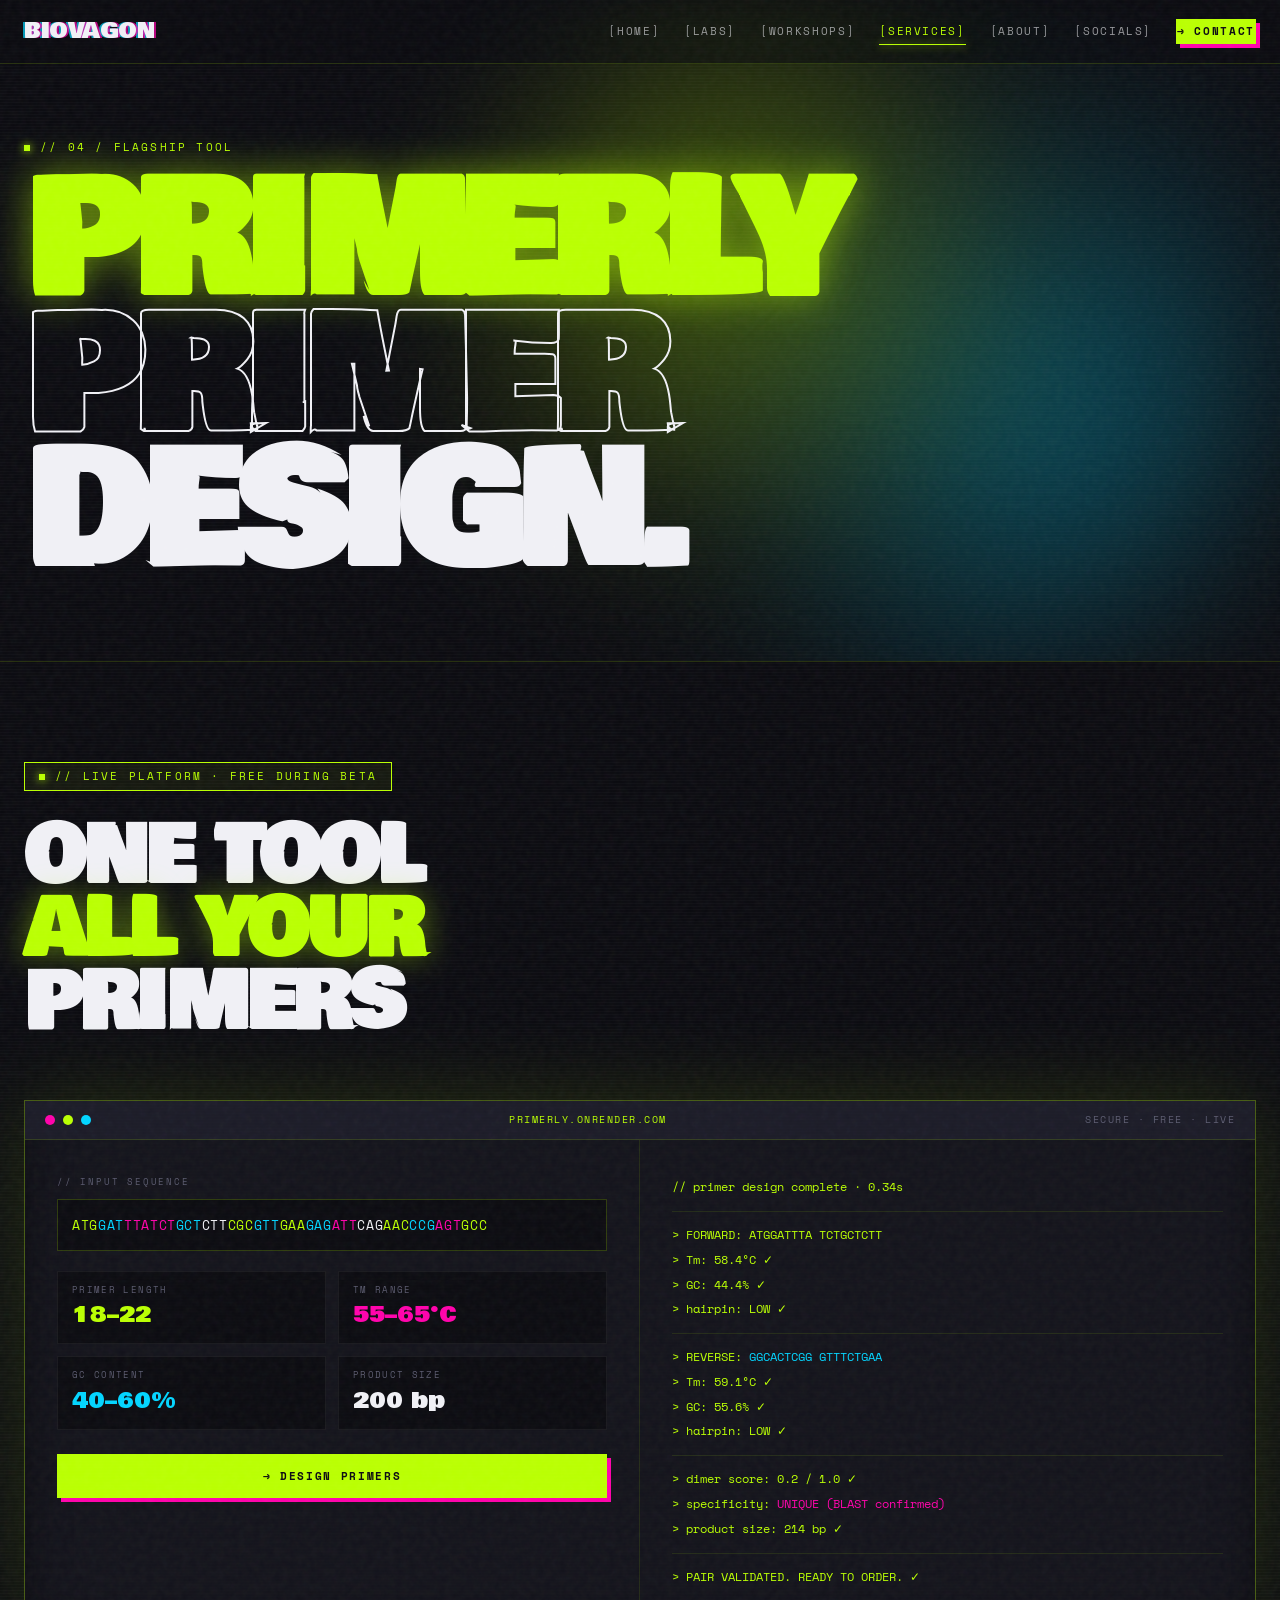
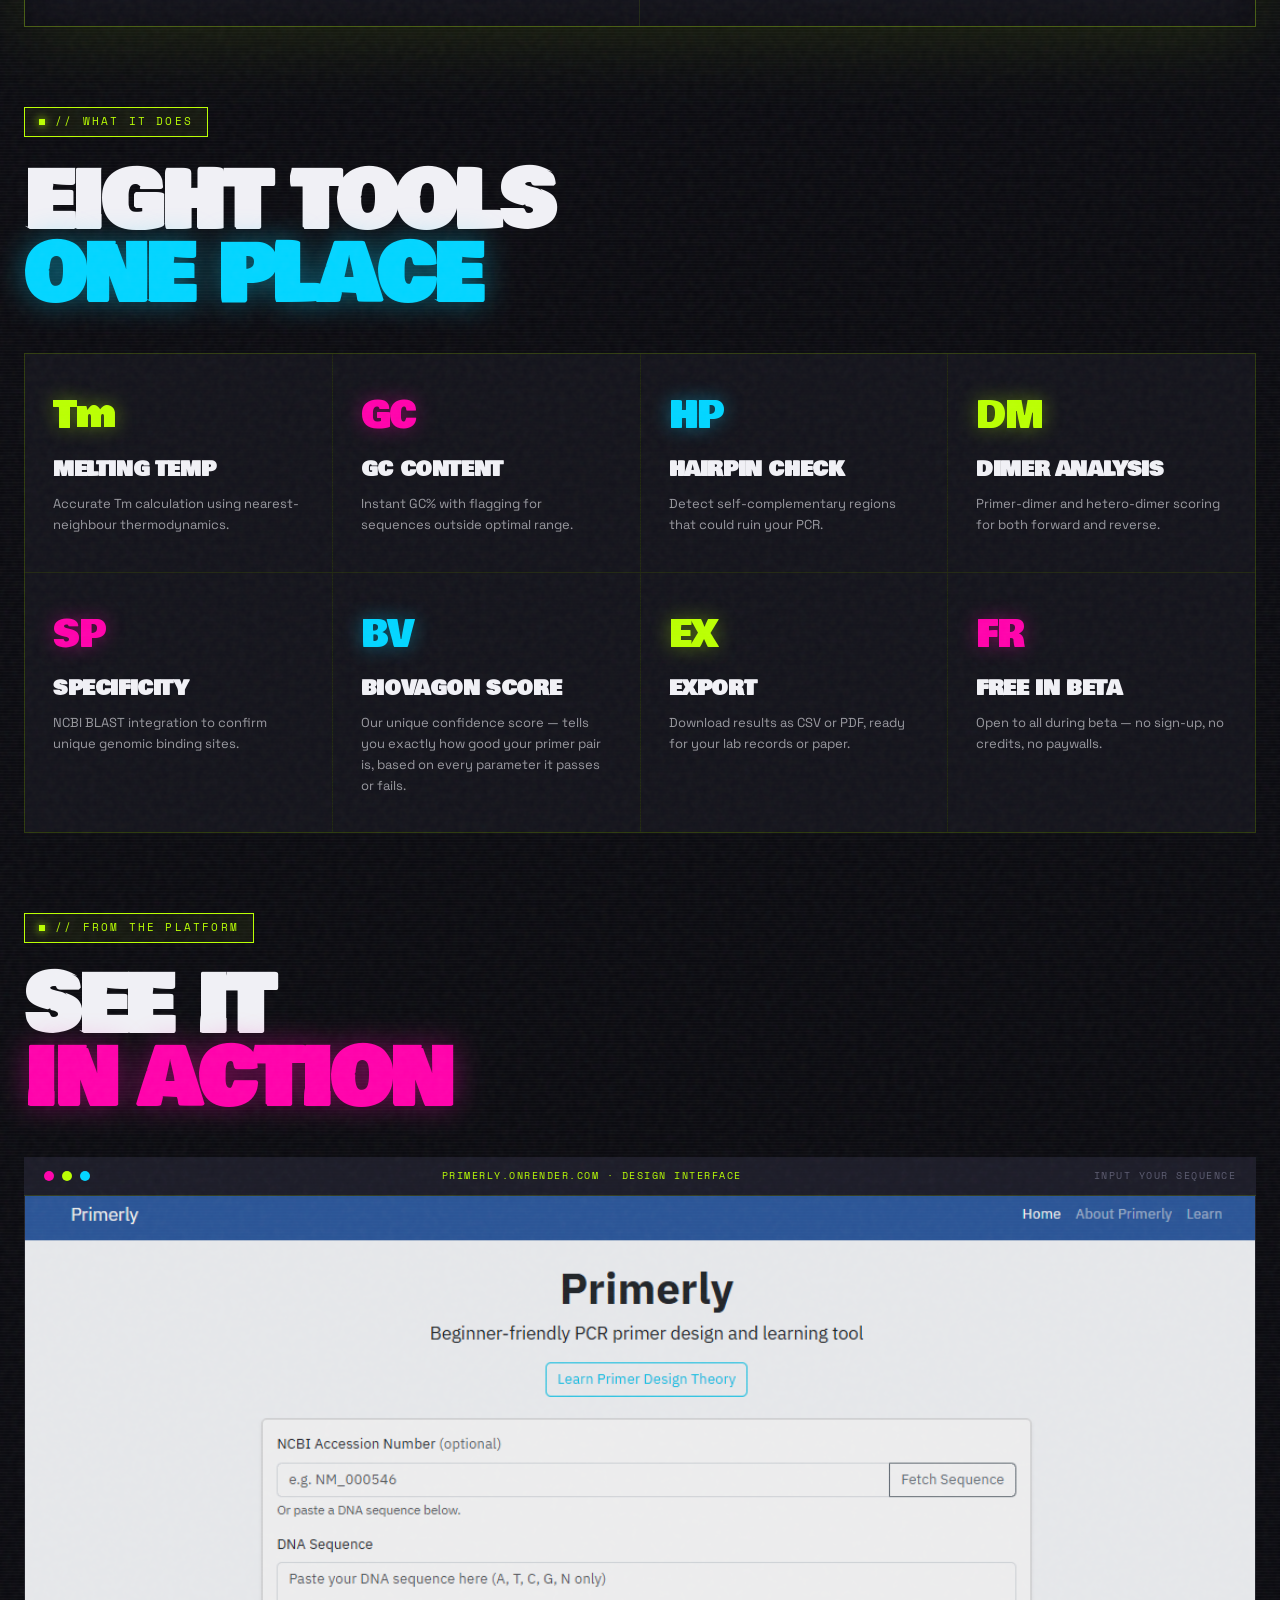
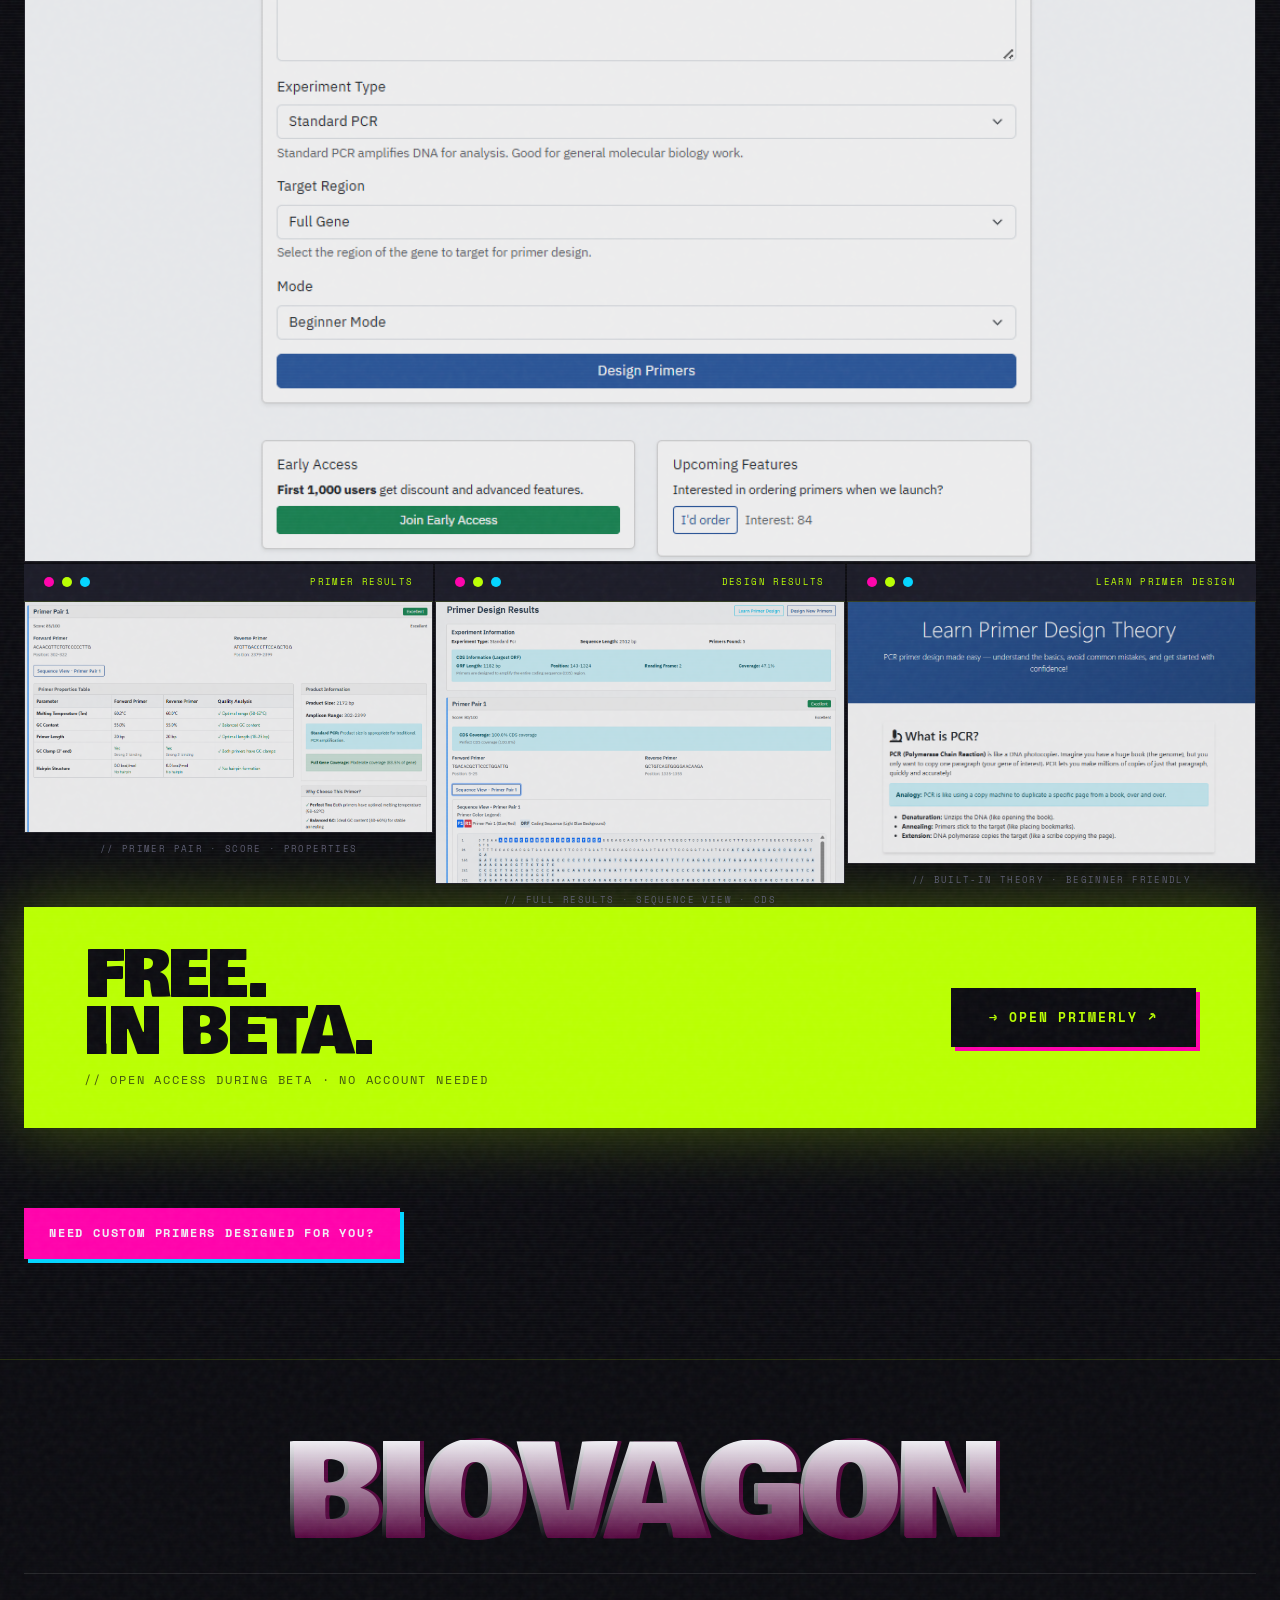
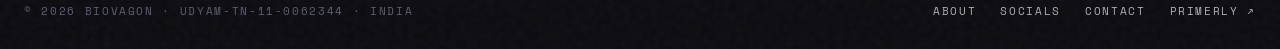
<file: primerly.html>
<!DOCTYPE html>
<html lang="en">
<head>
<meta charset="UTF-8" />

  <meta name="description" content="Primerly by Biovagon is a free, browser-based PCR primer design tool. No signup required. Design primers with Tm, GC%, hairpin check, and Biovagon Scoring." />
  <meta property="og:title" content="Primerly — Free PCR Primer Design Tool" />
  <meta property="og:description" content="Primerly by Biovagon is a free, browser-based PCR primer design tool. No signup required. Design primers with Tm, GC%, hairpin check, and Biovagon Scoring." />
  <meta property="og:type" content="website" />
  <meta property="og:site_name" content="Biovagon" />
  <meta name="twitter:card" content="summary_large_image" />
  <meta name="twitter:title" content="Primerly — Free PCR Primer Design Tool" />
  <meta name="twitter:description" content="Primerly by Biovagon is a free, browser-based PCR primer design tool. No signup required. Design primers with Tm, GC%, hairpin check, and Biovagon Scoring." />
  <meta name="viewport" content="width=device-width, initial-scale=1.0" />
<title>BIOVAGON // primerly</title>
<link rel="preconnect" href="https://fonts.googleapis.com" />
<link rel="preconnect" href="https://fonts.gstatic.com" crossorigin />
<link rel="stylesheet" href="shared.css" />
<style>
  /* ─── HERO BLOB ─── */
  .mesh-blob {
    position: absolute; width: 800px; height: 800px;
    top: 50%; left: 50%; transform: translate(-20%, -50%);
    border-radius: 50%;
    background:
      radial-gradient(circle at 30% 40%, var(--acid) 0%, transparent 45%),
      radial-gradient(circle at 70% 60%, var(--electric) 0%, transparent 50%);
    filter: blur(90px); opacity: 0.35;
    animation: meshSpin 22s linear infinite; z-index: 0;
  }

  /* ─── BIG DEMO TERMINAL ─── */
  .demo-wrap {
    background: var(--void-2);
    border: 1px solid rgba(185,255,0,0.3);
    box-shadow: 0 0 80px rgba(185,255,0,0.12), inset 0 0 40px rgba(0,0,0,0.5);
    overflow: hidden;
    margin-bottom: 80px;
    position: relative;
  }
  .demo-titlebar {
    background: var(--void-3);
    border-bottom: 1px solid rgba(185,255,0,0.15);
    padding: 12px 20px;
    display: flex; justify-content: space-between; align-items: center;
    font-family: 'Space Mono', monospace;
    font-size: 10px;
    text-transform: uppercase;
    letter-spacing: 0.15em;
    color: var(--grey);
  }
  .demo-titlebar .url { color: var(--acid); }
  .demo-dots { display: flex; gap: 8px; }
  .demo-dot { width: 10px; height: 10px; border-radius: 50%; }
  .demo-dot.r { background: var(--magenta); }
  .demo-dot.y { background: var(--acid); }
  .demo-dot.g { background: var(--electric); }

  .demo-body {
    display: grid;
    grid-template-columns: 1fr 1fr;
    min-height: 420px;
  }
  .demo-input {
    padding: 36px 32px;
    border-right: 1px solid rgba(185,255,0,0.1);
  }
  .demo-label {
    font-family: 'Space Mono', monospace;
    font-size: 9px;
    text-transform: uppercase;
    letter-spacing: 0.2em;
    color: var(--grey);
    margin-bottom: 10px;
  }
  .demo-seq {
    font-family: 'Space Mono', monospace;
    font-size: 13px;
    background: var(--void);
    border: 1px solid rgba(185,255,0,0.2);
    padding: 14px;
    color: var(--acid);
    word-break: break-all;
    line-height: 1.7;
    margin-bottom: 20px;
    letter-spacing: 0.05em;
  }
  .demo-seq .nuc-A { color: var(--acid); }
  .demo-seq .nuc-T { color: var(--magenta); }
  .demo-seq .nuc-G { color: var(--electric); }
  .demo-seq .nuc-C { color: var(--bone); }

  .demo-params {
    display: grid; grid-template-columns: 1fr 1fr; gap: 12px;
    margin-bottom: 24px;
  }
  .param-box {
    background: var(--void);
    border: 1px solid rgba(255,255,255,0.06);
    padding: 12px 14px;
  }
  .param-label {
    font-family: 'Space Mono', monospace;
    font-size: 9px;
    text-transform: uppercase;
    letter-spacing: 0.15em;
    color: var(--grey);
    margin-bottom: 4px;
  }
  .param-val {
    font-family: 'Bowlby One', sans-serif;
    font-size: 22px;
    color: var(--bone);
  }
  .param-val.a { color: var(--acid); }
  .param-val.m { color: var(--magenta); }
  .param-val.e { color: var(--electric); }

  .demo-run {
    font-family: 'Space Mono', monospace;
    font-size: 11px;
    font-weight: 700;
    text-transform: uppercase;
    letter-spacing: 0.15em;
    padding: 14px 24px;
    background: var(--acid);
    color: var(--void);
    border: none;
    cursor: pointer;
    box-shadow: 4px 4px 0 var(--magenta);
    transition: all 0.15s;
    width: 100%;
  }
  .demo-run:hover { transform: translate(-2px,-2px); box-shadow: 6px 6px 0 var(--magenta); }

  .demo-output {
    padding: 36px 32px;
    font-family: 'Space Mono', monospace;
    font-size: 12px;
    line-height: 1.9;
    color: var(--acid);
    position: relative;
    overflow: hidden;
  }
  .output-line { margin-bottom: 2px; }
  .output-line .ok { color: var(--acid); }
  .output-line .warn { color: var(--magenta); }
  .output-line .info { color: var(--electric); }
  .output-line .dim { color: var(--grey); }
  .output-divider {
    border: none; border-top: 1px solid rgba(185,255,0,0.1);
    margin: 12px 0;
  }

  /* ─── FEATURES ─── */
  .features-grid {
    display: grid;
    grid-template-columns: repeat(4, 1fr);
    gap: 1px;
    background: rgba(185,255,0,0.1);
    border: 1px solid rgba(185,255,0,0.1);
    margin-bottom: 80px;
  }
  .feat {
    background: var(--void-2);
    padding: 36px 28px;
    transition: background 0.2s;
    position: relative; overflow: hidden;
  }
  .feat::after {
    content: '';
    position: absolute; top: 0; left: 0;
    width: 100%; height: 2px;
    transform: scaleX(0); transform-origin: left;
    transition: transform 0.4s;
    background: var(--acid); box-shadow: 0 0 10px var(--acid);
  }
  .feat:nth-child(3n+2)::after { background: var(--magenta); box-shadow: 0 0 10px var(--magenta); }
  .feat:nth-child(3n+3)::after { background: var(--electric); box-shadow: 0 0 10px var(--electric); }
  .feat:hover { background: var(--void-3); }
  .feat:hover::after { transform: scaleX(1); }
  .feat-icon {
    font-family: 'Bowlby One', sans-serif;
    font-size: 36px;
    color: var(--acid);
    text-shadow: 0 0 20px rgba(185,255,0,0.4);
    margin-bottom: 16px;
    letter-spacing: -0.04em;
  }
  .feat:nth-child(3n+2) .feat-icon { color: var(--magenta); text-shadow: 0 0 20px rgba(255,0,170,0.4); }
  .feat:nth-child(3n+3) .feat-icon { color: var(--electric); text-shadow: 0 0 20px rgba(0,212,255,0.4); }
  .feat h4 {
    font-family: 'Bowlby One', sans-serif;
    font-size: 20px;
    text-transform: uppercase;
    letter-spacing: -0.02em;
    color: var(--bone);
    margin-bottom: 10px;
  }
  .feat p { font-size: 13px; line-height: 1.6; color: rgba(240,240,245,0.6); }

  /* ─── FREE BADGE ─── */
  .free-banner {
    background: var(--acid);
    color: var(--void);
    padding: 40px 60px;
    display: flex; justify-content: space-between; align-items: center;
    gap: 40px; flex-wrap: wrap;
    box-shadow: 0 0 60px rgba(185,255,0,0.3);
    margin-bottom: 80px;
  }
  .free-text {
    font-family: 'Bowlby One', sans-serif;
    font-size: clamp(36px, 5vw, 64px);
    line-height: 0.9;
    letter-spacing: -0.03em;
    text-transform: uppercase;
  }
  .free-sub {
    font-family: 'Space Mono', monospace;
    font-size: 12px;
    text-transform: uppercase;
    letter-spacing: 0.15em;
    margin-top: 10px;
    opacity: 0.7;
  }
  .free-cta {
    font-family: 'Space Mono', monospace;
    font-size: 13px;
    font-weight: 700;
    text-transform: uppercase;
    letter-spacing: 0.15em;
    padding: 18px 36px;
    background: var(--void);
    color: var(--acid);
    border: 2px solid var(--void);
    text-decoration: none;
    box-shadow: 4px 4px 0 var(--magenta);
    transition: all 0.15s;
    white-space: nowrap;
  }
  .free-cta:hover { transform: translate(-2px,-2px); box-shadow: 6px 6px 0 var(--magenta); }

  @media (max-width: 700px) {
    .swipe-stage { height: 360px; }
    .swipe-card { padding: 32px 24px 28px; }
    /* screenshots 3-col → 1-col */
    div[style*="grid-template-columns:repeat(3,1fr)"],
    div[style*="grid-template-columns: repeat(3,1fr)"] {
      grid-template-columns: 1fr !important;
    }
  }
  @media (max-width: 900px) {
    .demo-body { grid-template-columns: 1fr; }
    .demo-output { display: none; }
    .features-grid { grid-template-columns: repeat(2, 1fr); }
    .free-banner { flex-direction: column; padding: 36px 28px; }
    .demo-params { grid-template-columns: 1fr 1fr; }
  }
</style>
</head>
<body>

<div class="cursor-glow" id="cursor"></div>

<nav>
  <a href="index.html" class="logo">BIOVAGON</a>
  <div class="nav-links" id="navLinks">
    <a href="index.html">[home]</a>
    <a href="labs.html">[labs]</a>
    <a href="workshops.html">[workshops]</a>
    <div class="nav-dropdown"><a href="what-we-do.html" class="active">[services]</a><div class="nav-dropdown-menu"><a href="primerly.html" class="active">→ primerly</a><a href="primer-service.html">→ primer design</a></div></div>
    <a href="about.html">[about]</a>
    <a href="socials.html">[socials]</a>
    <a href="contact.html" class="nav-cta">→ contact</a>
  </div>
  <button class="menu-btn" onclick="document.getElementById('navLinks').classList.toggle('open')">menu</button>
</nav>

<!-- HERO -->
<div class="page-hero" style="min-height: 55vh;">
  <div class="mesh-blob"></div>
  <div class="page-hero-inner">
    <div class="page-hero-tag">// 04 / FLAGSHIP TOOL</div>
    <h1>
      <span class="accent">PRIMERLY</span><br />
      <span class="outline">PRIMER</span><br />
      DESIGN.
    </h1>
  </div>
</div>

<!-- DEMO -->
<section>
  <div class="container reveal">
    <div class="section-tag">// live platform · free during beta</div>
    <h2 class="section-h">ONE TOOL<br /><span class="a">ALL YOUR</span><br />PRIMERS</h2>

    <div class="demo-wrap">
      <div class="demo-titlebar">
        <div class="demo-dots">
          <div class="demo-dot r"></div>
          <div class="demo-dot y"></div>
          <div class="demo-dot g"></div>
        </div>
        <span class="url">primerly.onrender.com</span>
        <span>SECURE · FREE · LIVE</span>
      </div>
      <div class="demo-body">
        <div class="demo-input">
          <div class="demo-label">// input sequence</div>
          <div class="demo-seq">
            <span class="nuc-A">ATG</span><span class="nuc-G">GAT</span><span class="nuc-T">TTA</span><span class="nuc-T">TCT</span><span class="nuc-G">GCT</span><span class="nuc-C">CTT</span><span class="nuc-A">CGC</span><span class="nuc-G">GTT</span><span class="nuc-A">GAA</span><span class="nuc-G">GAG</span><span class="nuc-T">ATT</span><span class="nuc-C">CAG</span><span class="nuc-A">AAC</span><span class="nuc-G">CCG</span><span class="nuc-T">AGT</span><span class="nuc-A">GCC</span>
          </div>

          <div class="demo-params">
            <div class="param-box">
              <div class="param-label">Primer Length</div>
              <div class="param-val a">18–22</div>
            </div>
            <div class="param-box">
              <div class="param-label">Tm Range</div>
              <div class="param-val m">55–65°C</div>
            </div>
            <div class="param-box">
              <div class="param-label">GC Content</div>
              <div class="param-val e">40–60%</div>
            </div>
            <div class="param-box">
              <div class="param-label">Product Size</div>
              <div class="param-val">200 bp</div>
            </div>
          </div>
          <button class="demo-run">→ DESIGN PRIMERS</button>
        </div>

        <div class="demo-output">
          <div class="output-line dim">// primer design complete · 0.34s</div>
          <hr class="output-divider" />
          <div class="output-line">&gt; FORWARD: <span class="ok">ATGGATTTA TCTGCTCTT</span></div>
          <div class="output-line">&gt; Tm: <span class="ok">58.4°C</span> ✓</div>
          <div class="output-line">&gt; GC: <span class="ok">44.4%</span> ✓</div>
          <div class="output-line">&gt; hairpin: <span class="ok">LOW</span> ✓</div>
          <hr class="output-divider" />
          <div class="output-line">&gt; REVERSE: <span class="info">GGCACTCGG GTTTCTGAA</span></div>
          <div class="output-line">&gt; Tm: <span class="ok">59.1°C</span> ✓</div>
          <div class="output-line">&gt; GC: <span class="ok">55.6%</span> ✓</div>
          <div class="output-line">&gt; hairpin: <span class="ok">LOW</span> ✓</div>
          <hr class="output-divider" />
          <div class="output-line">&gt; dimer score: <span class="ok">0.2 / 1.0</span> ✓</div>
          <div class="output-line">&gt; specificity: <span class="warn">UNIQUE (BLAST confirmed)</span></div>
          <div class="output-line">&gt; product size: <span class="ok">214 bp</span> ✓</div>
          <hr class="output-divider" />
          <div class="output-line ok">&gt; PAIR VALIDATED. READY TO ORDER. ✓</div>
        </div>
      </div>
    </div>

    <!-- FEATURES -->
    <div class="section-tag">// what it does</div>
    <h2 class="section-h" style="margin-bottom:40px;">EIGHT TOOLS<br /><span class="e">ONE PLACE</span></h2>

    <div class="features-grid">
      <div class="feat">
        <div class="feat-icon">Tm</div>
        <h4>Melting Temp</h4>
        <p>Accurate Tm calculation using nearest-neighbour thermodynamics.</p>
      </div>
      <div class="feat">
        <div class="feat-icon">GC</div>
        <h4>GC Content</h4>
        <p>Instant GC% with flagging for sequences outside optimal range.</p>
      </div>
      <div class="feat">
        <div class="feat-icon">HP</div>
        <h4>Hairpin Check</h4>
        <p>Detect self-complementary regions that could ruin your PCR.</p>
      </div>
      <div class="feat">
        <div class="feat-icon">DM</div>
        <h4>Dimer Analysis</h4>
        <p>Primer-dimer and hetero-dimer scoring for both forward and reverse.</p>
      </div>
      <div class="feat">
        <div class="feat-icon">SP</div>
        <h4>Specificity</h4>
        <p>NCBI BLAST integration to confirm unique genomic binding sites.</p>
      </div>
      <div class="feat">
        <div class="feat-icon">BV</div>
        <h4>Biovagon Score</h4>
        <p>Our unique confidence score — tells you exactly how good your primer pair is, based on every parameter it passes or fails.</p>
      </div>
      <div class="feat">
        <div class="feat-icon">EX</div>
        <h4>Export</h4>
        <p>Download results as CSV or PDF, ready for your lab records or paper.</p>
      </div>
      <div class="feat">
        <div class="feat-icon">FR</div>
        <h4>Free in Beta</h4>
        <p>Open to all during beta — no sign-up, no credits, no paywalls.</p>
      </div>
    </div>

    <!-- SCREENSHOTS -->
    <div style="margin: 80px 0 0;">
      <div class="section-tag" style="margin-bottom: 28px;">// from the platform</div>
      <h2 class="section-h" style="margin-bottom: 40px;">SEE IT<br /><span class="m">IN ACTION</span></h2>

      <!-- Main interface — full width -->
      <div style="margin-bottom: 2px;">
        <div class="demo-titlebar">
          <div class="demo-dots">
            <div class="demo-dot r"></div>
            <div class="demo-dot y"></div>
            <div class="demo-dot g"></div>
          </div>
          <span class="url">primerly.onrender.com · design interface</span>
          <span>INPUT YOUR SEQUENCE</span>
        </div>
        <div style="background:var(--void-2); border:1px solid rgba(255,255,255,0.06); border-top:none; overflow:hidden;">
          <img src="assets/primerly/primerly-interface.png" alt="Primerly design interface" style="width:100%; display:block; opacity:0.92;" />
        </div>
      </div>

      <!-- 3 sub-screenshots -->
      <div style="display:grid; grid-template-columns:repeat(3,1fr); gap:2px; margin-top:2px;">

        <div>
          <div class="demo-titlebar" style="font-size:9px;">
            <div class="demo-dots">
              <div class="demo-dot r"></div>
              <div class="demo-dot y"></div>
              <div class="demo-dot g"></div>
            </div>
            <span class="url">primer results</span>
          </div>
          <div style="background:var(--void-2); border:1px solid rgba(255,255,255,0.06); border-top:none; overflow:hidden;">
            <img src="assets/primerly/primer-results.png" alt="Primer pair results" style="width:100%; display:block; opacity:0.9;" />
          </div>
          <div style="font-family:'Space Mono',monospace; font-size:9px; text-transform:uppercase; letter-spacing:0.15em; color:var(--grey); padding:10px 0 0; text-align:center;">// primer pair · score · properties</div>
        </div>

        <div>
          <div class="demo-titlebar" style="font-size:9px;">
            <div class="demo-dots">
              <div class="demo-dot r"></div>
              <div class="demo-dot y"></div>
              <div class="demo-dot g"></div>
            </div>
            <span class="url">design results</span>
          </div>
          <div style="background:var(--void-2); border:1px solid rgba(255,255,255,0.06); border-top:none; overflow:hidden;">
            <img src="assets/primerly/primer-design-results.png" alt="Design results page" style="width:100%; display:block; opacity:0.9;" />
          </div>
          <div style="font-family:'Space Mono',monospace; font-size:9px; text-transform:uppercase; letter-spacing:0.15em; color:var(--grey); padding:10px 0 0; text-align:center;">// full results · sequence view · cds</div>
        </div>

        <div>
          <div class="demo-titlebar" style="font-size:9px;">
            <div class="demo-dots">
              <div class="demo-dot r"></div>
              <div class="demo-dot y"></div>
              <div class="demo-dot g"></div>
            </div>
            <span class="url">learn primer design</span>
          </div>
          <div style="background:var(--void-2); border:1px solid rgba(255,255,255,0.06); border-top:none; overflow:hidden;">
            <img src="assets/primerly/learn-theory.png" alt="Learn primer design theory" style="width:100%; display:block; opacity:0.9;" />
          </div>
          <div style="font-family:'Space Mono',monospace; font-size:9px; text-transform:uppercase; letter-spacing:0.15em; color:var(--grey); padding:10px 0 0; text-align:center;">// built-in theory · beginner friendly</div>
        </div>

      </div>
    </div>

    <!-- FREE BANNER -->
    <div class="free-banner">
      <div>
        <div class="free-text">FREE.<br />IN BETA.</div>
        <div class="free-sub">// open access during beta · no account needed</div>
      </div>
      <a href="https://primerly.onrender.com" target="_blank" class="free-cta">→ OPEN PRIMERLY ↗</a>
    </div>

    <div class="cta-group">
      <a href="primer-service.html" class="btn btn-mag">NEED CUSTOM PRIMERS DESIGNED FOR YOU?</a>
    </div>
  </div>
</section>

<footer>
  <div class="footer-mega">BIOVAGON</div>
  <div class="footer-bottom">
    <div>© 2026 BIOVAGON · UDYAM-TN-11-0062344 · INDIA</div>
    <div class="links">
      <a href="about.html">about</a>
      <a href="socials.html">socials</a>
      <a href="contact.html">contact</a>
      <a href="https://primerly.onrender.com" target="_blank">primerly ↗</a>
    </div>
  </div>
</footer>

<script>
  const cursor = document.getElementById('cursor');
  document.addEventListener('mousemove', (e) => {
    cursor.style.left = e.clientX + 'px';
    cursor.style.top = e.clientY + 'px';
  });
  const obs = new IntersectionObserver((entries) => {
    entries.forEach(e => { if (e.isIntersecting) e.target.classList.add('in'); });
  }, { threshold: 0.1 });
  document.querySelectorAll('.reveal').forEach(el => obs.observe(el));
</script>
<script src="shared.js"></script>
</body>
</html>
</file>
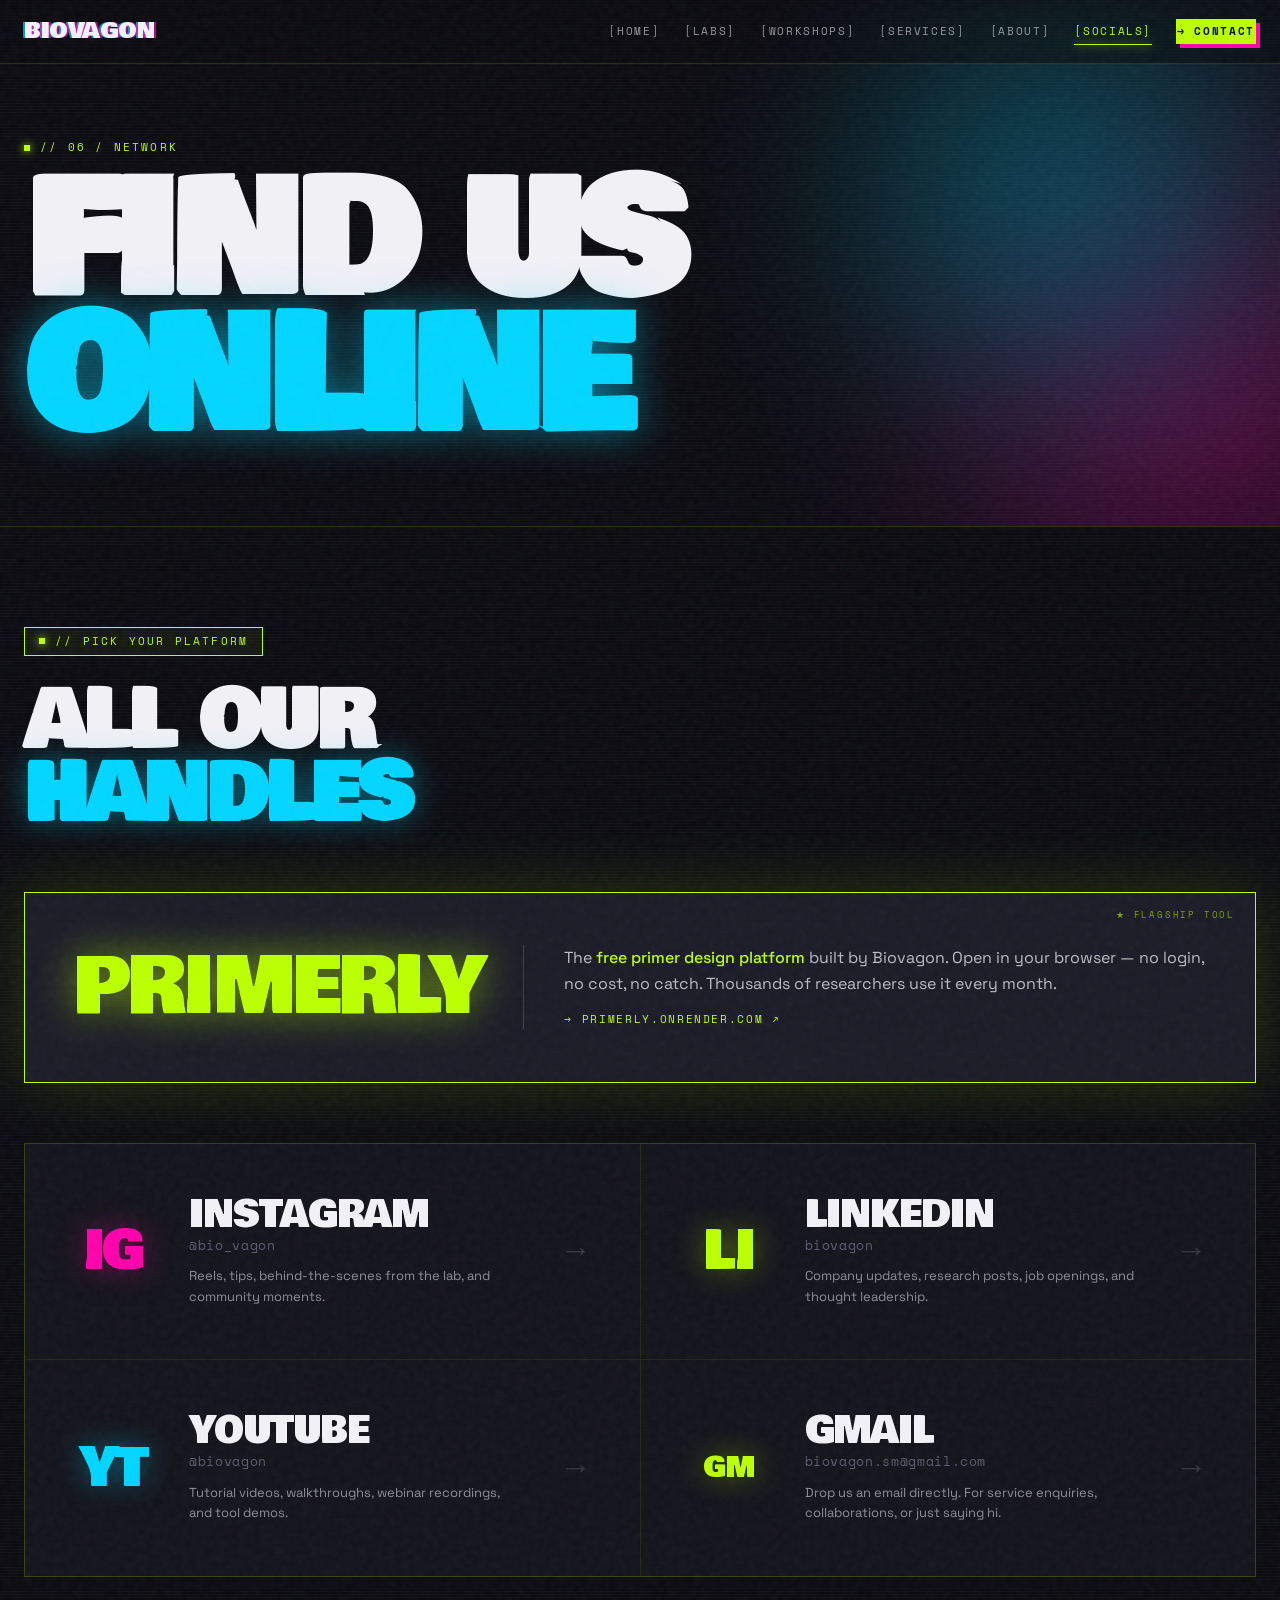
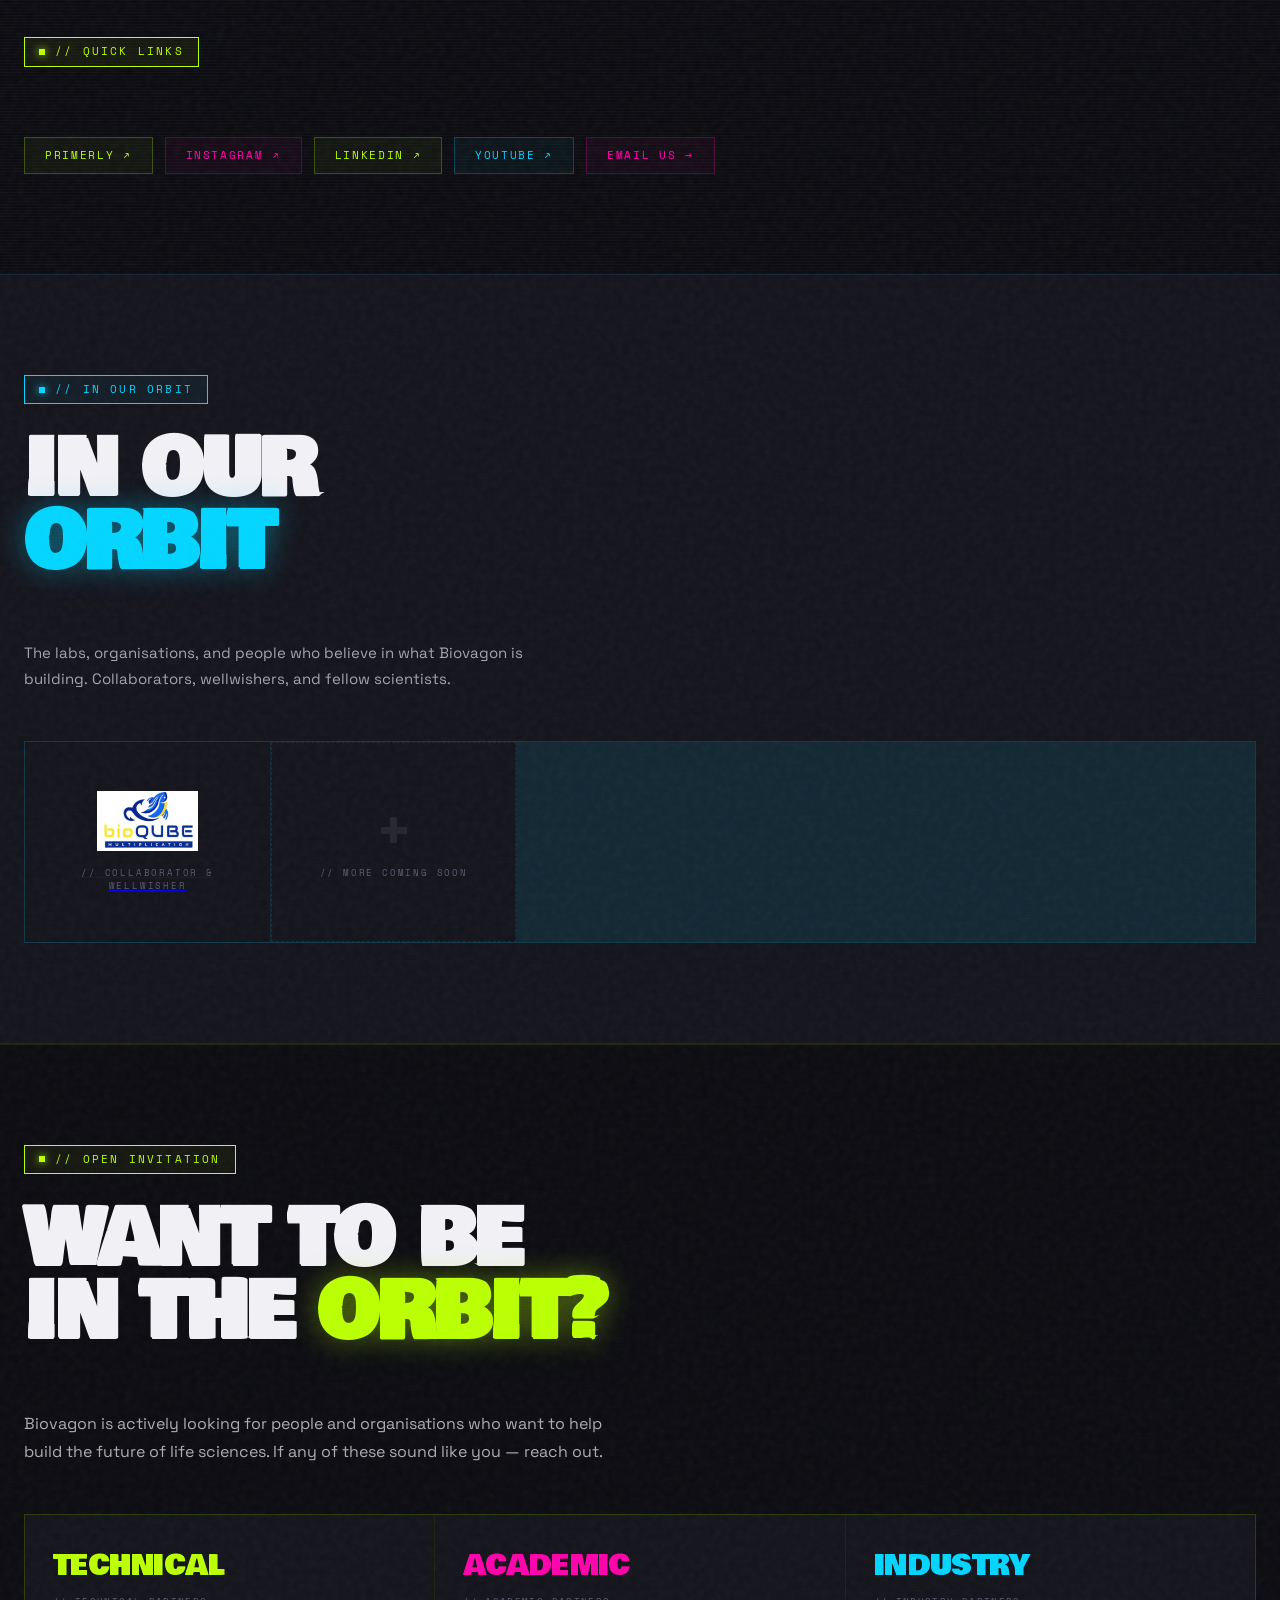
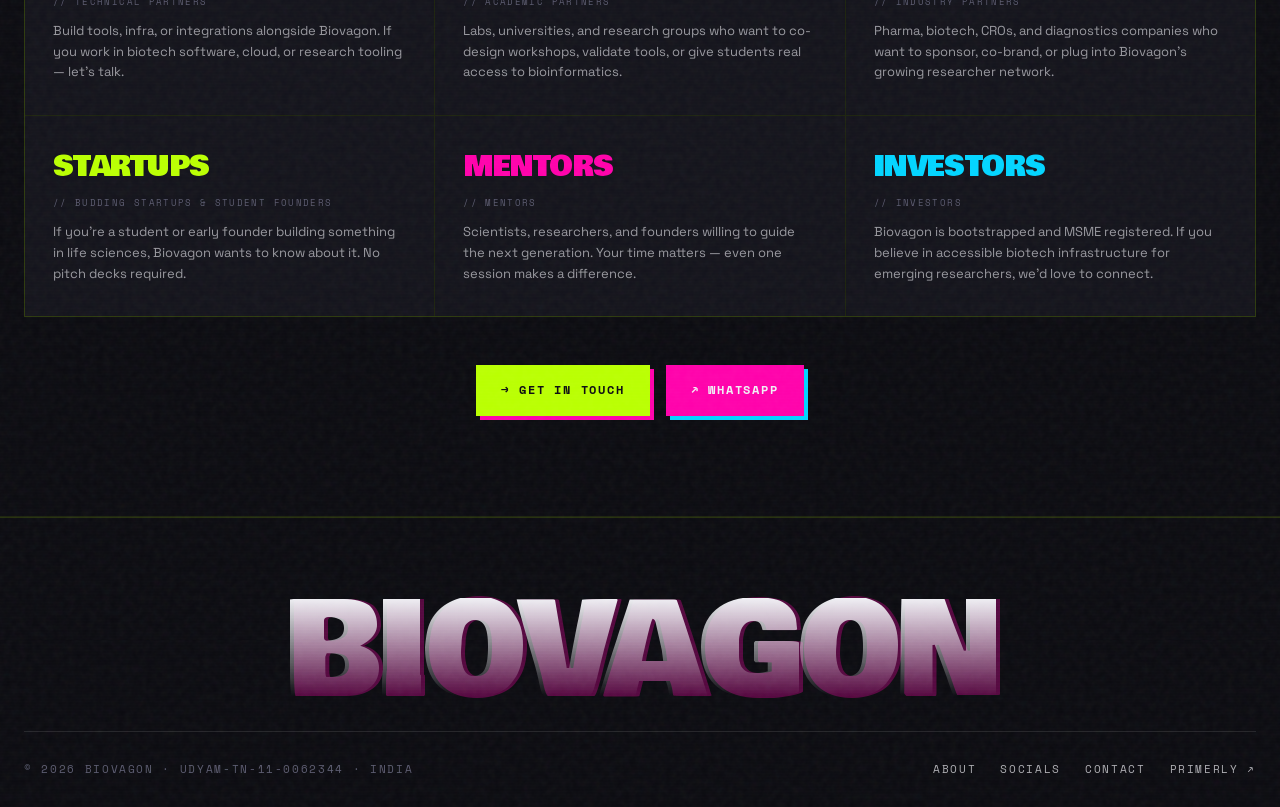
<file: socials.html>
<!DOCTYPE html>
<html lang="en">
<head>
<meta charset="UTF-8" />

  <meta name="description" content="Follow Biovagon on Instagram, LinkedIn, YouTube, and more. All our handles, one page." />
  <meta property="og:title" content="Find Us Online — Biovagon" />
  <meta property="og:description" content="Follow Biovagon on Instagram, LinkedIn, YouTube, and more. All our handles, one page." />
  <meta property="og:type" content="website" />
  <meta property="og:site_name" content="Biovagon" />
  <meta name="twitter:card" content="summary_large_image" />
  <meta name="twitter:title" content="Find Us Online — Biovagon" />
  <meta name="twitter:description" content="Follow Biovagon on Instagram, LinkedIn, YouTube, and more. All our handles, one page." />
  <meta name="viewport" content="width=device-width, initial-scale=1.0" />
<title>BIOVAGON // find us online</title>
<link rel="preconnect" href="https://fonts.googleapis.com" />
<link rel="preconnect" href="https://fonts.gstatic.com" crossorigin />
<link rel="stylesheet" href="shared.css" />
<style>
  .mesh-blob {
    position: absolute; width: 700px; height: 700px;
    top: 50%; right: -200px; transform: translateY(-50%);
    border-radius: 50%;
    background:
      radial-gradient(circle at 40% 40%, var(--electric) 0%, transparent 50%),
      radial-gradient(circle at 60% 70%, var(--magenta) 0%, transparent 55%);
    filter: blur(80px); opacity: 0.35;
    animation: meshSpin 24s linear infinite; z-index: 0;
  }

  /* ─── SOCIAL GRID ─── */
  .social-grid {
    display: grid;
    grid-template-columns: repeat(2, 1fr);
    gap: 1px;
    background: rgba(185,255,0,0.12);
    border: 1px solid rgba(185,255,0,0.12);
    margin-bottom: 60px;
  }
  .social-card {
    background: var(--void-2);
    padding: 52px 48px;
    text-decoration: none;
    color: var(--bone);
    display: flex; align-items: center; gap: 36px;
    position: relative; overflow: hidden;
    transition: all 0.3s;
  }
  .social-card::before {
    content: '';
    position: absolute; top: 0; left: -100%;
    width: 100%; height: 3px;
    transition: left 0.5s;
  }
  .social-card.a::before { background: linear-gradient(90deg, transparent, var(--acid), transparent); }
  .social-card.m::before { background: linear-gradient(90deg, transparent, var(--magenta), transparent); }
  .social-card.e::before { background: linear-gradient(90deg, transparent, var(--electric), transparent); }
  .social-card:hover::before { left: 100%; }
  .social-card:hover { background: var(--void-3); transform: translateY(-4px); }

  /* glow bg on hover */
  .social-card::after {
    content: '';
    position: absolute; inset: 0;
    opacity: 0; transition: opacity 0.3s;
    pointer-events: none;
  }
  .social-card.a::after { background: radial-gradient(circle at 20% 50%, rgba(185,255,0,0.06) 0%, transparent 70%); }
  .social-card.m::after { background: radial-gradient(circle at 20% 50%, rgba(255,0,170,0.06) 0%, transparent 70%); }
  .social-card.e::after { background: radial-gradient(circle at 20% 50%, rgba(0,212,255,0.06) 0%, transparent 70%); }
  .social-card:hover::after { opacity: 1; }

  .social-icon {
    font-family: 'Bowlby One', sans-serif;
    font-size: 52px;
    line-height: 1;
    letter-spacing: -0.04em;
    flex-shrink: 0;
    width: 80px; text-align: center;
    transition: all 0.3s;
  }
  .social-card.a .social-icon { color: var(--acid); text-shadow: 0 0 30px rgba(185,255,0,0.4); }
  .social-card.m .social-icon { color: var(--magenta); text-shadow: 0 0 30px rgba(255,0,170,0.4); }
  .social-card.e .social-icon { color: var(--electric); text-shadow: 0 0 30px rgba(0,212,255,0.4); }
  .social-card:hover .social-icon { transform: scale(1.1); }

  .social-info { flex: 1; }
  .social-platform {
    font-family: 'Bowlby One', sans-serif;
    font-size: 36px;
    letter-spacing: -0.03em;
    text-transform: uppercase;
    color: var(--bone);
    margin-bottom: 4px;
    line-height: 1;
    transition: color 0.3s;
  }
  .social-card.a:hover .social-platform { color: var(--acid); }
  .social-card.m:hover .social-platform { color: var(--magenta); }
  .social-card.e:hover .social-platform { color: var(--electric); }

  .social-handle {
    font-family: 'Space Mono', monospace;
    font-size: 13px;
    text-transform: lowercase;
    letter-spacing: 0.05em;
    color: var(--grey);
    margin-bottom: 12px;
    transition: color 0.3s;
  }
  .social-card.a:hover .social-handle { color: var(--acid); }
  .social-card.m:hover .social-handle { color: var(--magenta); }
  .social-card.e:hover .social-handle { color: var(--electric); }

  .social-desc { font-size: 13px; line-height: 1.6; color: rgba(240,240,245,0.55); }

  .social-arrow {
    font-family: 'Bowlby One', sans-serif;
    font-size: 32px;
    color: rgba(255,255,255,0.15);
    transition: all 0.3s;
    flex-shrink: 0;
  }
  .social-card:hover .social-arrow { color: var(--bone); transform: translateX(6px); }

  /* ─── PRIMERLY SPECIAL CARD ─── */
  .primerly-card {
    background: var(--void-3);
    border: 1px solid var(--acid);
    box-shadow: 0 0 60px rgba(185,255,0,0.15);
    padding: 52px 48px;
    display: flex; align-items: center; gap: 40px;
    text-decoration: none; color: var(--bone);
    transition: all 0.3s;
    margin-bottom: 60px;
    position: relative; overflow: hidden;
  }
  .primerly-card:hover { transform: translateY(-4px); box-shadow: 0 0 80px rgba(185,255,0,0.25); }
  .primerly-card::before {
    content: '★ FLAGSHIP TOOL';
    position: absolute; top: 16px; right: 20px;
    font-family: 'Space Mono', monospace;
    font-size: 9px; text-transform: uppercase; letter-spacing: 0.2em;
    color: var(--acid); opacity: 0.6;
  }
  .primerly-wordmark {
    font-family: 'Bowlby One', sans-serif;
    font-size: clamp(40px, 6vw, 80px);
    letter-spacing: -0.04em;
    text-transform: uppercase;
    color: var(--acid);
    text-shadow: 0 0 40px rgba(185,255,0,0.5);
    line-height: 0.9;
    flex-shrink: 0;
  }
  .primerly-divider {
    width: 1px; align-self: stretch;
    background: rgba(185,255,0,0.2);
    flex-shrink: 0;
  }
  .primerly-body { flex: 1; }
  .primerly-body p { font-size: 16px; line-height: 1.6; color: rgba(240,240,245,0.75); }
  .primerly-body p strong { color: var(--acid); font-weight: 500; }
  .primerly-link {
    display: inline-flex; align-items: center; gap: 8px;
    margin-top: 16px;
    font-family: 'Space Mono', monospace;
    font-size: 11px; text-transform: uppercase; letter-spacing: 0.15em;
    color: var(--acid);
    transition: gap 0.2s;
  }
  .primerly-card:hover .primerly-link { gap: 14px; }

  /* ─── ECOSYSTEM / PARTNERS ─── */
  .ecosystem-grid {
    display: grid;
    grid-template-columns: repeat(auto-fill, minmax(220px, 1fr));
    gap: 1px;
    background: rgba(0,212,255,0.1);
    border: 1px solid rgba(0,212,255,0.1);
    margin-top: 48px;
  }
  .ecosystem-card {
    background: var(--void-2);
    padding: 44px 36px;
    display: flex; flex-direction: column;
    align-items: center; justify-content: center;
    gap: 16px;
    position: relative; overflow: hidden;
    transition: background 0.3s;
    min-height: 200px;
  }
  .ecosystem-card:hover { background: var(--void-3); }
  .ecosystem-card::before {
    content: '';
    position: absolute; top: 0; left: -100%;
    width: 100%; height: 2px;
    background: linear-gradient(90deg, transparent, var(--electric), transparent);
    transition: left 0.6s;
  }
  .ecosystem-card:hover::before { left: 100%; }
  .ecosystem-card img {
    max-width: 140px; max-height: 60px;
    object-fit: contain;
    filter: saturate(1) brightness(1);
    transition: filter 0.3s;
  }
  .ecosystem-card:hover img { filter: saturate(1.2) brightness(1.1) drop-shadow(0 0 12px rgba(0,212,255,0.4)); }
  .ecosystem-role {
    font-family: 'Space Mono', monospace;
    font-size: 9px; text-transform: uppercase;
    letter-spacing: 0.2em; color: var(--grey);
    text-align: center;
  }
  .ecosystem-empty {
    border: 1px dashed rgba(255,255,255,0.08);
    cursor: default;
  }
  .ecosystem-empty:hover { background: var(--void-2); }
  .ecosystem-plus {
    font-family: 'Bowlby One', sans-serif;
    font-size: 48px; color: rgba(255,255,255,0.08);
    line-height: 1;
  }
  .links-compact {
    display: flex; flex-wrap: wrap; gap: 12px;
    margin-top: 40px;
  }
  .link-pill {
    font-family: 'Space Mono', monospace;
    font-size: 11px;
    text-transform: uppercase;
    letter-spacing: 0.15em;
    padding: 10px 20px;
    border: 1px solid rgba(185,255,0,0.25);
    color: var(--acid);
    text-decoration: none;
    transition: all 0.2s;
    background: rgba(185,255,0,0.04);
  }
  .link-pill:hover { background: var(--acid); color: var(--void); box-shadow: 3px 3px 0 var(--magenta); }
  .link-pill.m { border-color: rgba(255,0,170,0.25); color: var(--magenta); background: rgba(255,0,170,0.04); }
  .link-pill.m:hover { background: var(--magenta); color: var(--bone); box-shadow: 3px 3px 0 var(--electric); }
  .link-pill.e { border-color: rgba(0,212,255,0.25); color: var(--electric); background: rgba(0,212,255,0.04); }
  .link-pill.e:hover { background: var(--electric); color: var(--void); box-shadow: 3px 3px 0 var(--acid); }

  @media (max-width: 900px) {
    .social-grid { grid-template-columns: 1fr; }
    .social-card { padding: 36px 28px; gap: 24px; }
    .social-icon { font-size: 40px; width: 60px; }
    .social-platform { font-size: 28px; }
    .primerly-card { flex-direction: column; padding: 36px 28px; gap: 24px; }
    .primerly-divider { width: 100%; height: 1px; align-self: auto; }
  }
</style>
</head>
<body>

<div class="cursor-glow" id="cursor"></div>

<nav>
  <a href="index.html" class="logo">BIOVAGON</a>
  <div class="nav-links" id="navLinks">
    <a href="index.html">[home]</a>
    <a href="labs.html">[labs]</a>
    <a href="workshops.html">[workshops]</a>
    <div class="nav-dropdown"><a href="what-we-do.html">[services]</a><div class="nav-dropdown-menu"><a href="primerly.html">→ primerly</a></div></div>
    <a href="about.html">[about]</a>
    <a href="socials.html" class="active">[socials]</a>
    <a href="contact.html" class="nav-cta">→ contact</a>
  </div>
  <button class="menu-btn" onclick="document.getElementById('navLinks').classList.toggle('open')">menu</button>
</nav>

<!-- HERO -->
<div class="page-hero" style="min-height: 50vh;">
  <div class="mesh-blob"></div>
  <div class="page-hero-inner">
    <div class="page-hero-tag">// 06 / NETWORK</div>
    <h1>
      FIND US<br />
      <span class="acc-elec">ONLINE</span>
    </h1>
  </div>
</div>

<!-- SOCIALS -->
<section>
  <div class="container reveal">
    <div class="section-tag">// pick your platform</div>
    <h2 class="section-h">ALL OUR<br /><span class="e">HANDLES</span></h2>

    <!-- PRIMERLY SPECIAL -->
    <a href="https://primerly.onrender.com" target="_blank" class="primerly-card">
      <div class="primerly-wordmark">PRIMERLY</div>
      <div class="primerly-divider"></div>
      <div class="primerly-body">
        <p>The <strong>free primer design platform</strong> built by Biovagon. Open in your browser — no login, no cost, no catch. Thousands of researchers use it every month.</p>
        <div class="primerly-link">→ primerly.onrender.com ↗</div>
      </div>
    </a>

    <div class="social-grid">
      <a href="https://instagram.com/bio_vagon" target="_blank" class="social-card m">
        <div class="social-icon">IG</div>
        <div class="social-info">
          <div class="social-platform">Instagram</div>
          <div class="social-handle">@bio_vagon</div>
          <div class="social-desc">Reels, tips, behind-the-scenes from the lab, and community moments.</div>
        </div>
        <div class="social-arrow">→</div>
      </a>
      <a href="https://linkedin.com/company/biovagon" target="_blank" class="social-card a">
        <div class="social-icon">LI</div>
        <div class="social-info">
          <div class="social-platform">LinkedIn</div>
          <div class="social-handle">biovagon</div>
          <div class="social-desc">Company updates, research posts, job openings, and thought leadership.</div>
        </div>
        <div class="social-arrow">→</div>
      </a>
      <a href="https://youtube.com/@biovagon" target="_blank" class="social-card e">
        <div class="social-icon">YT</div>
        <div class="social-info">
          <div class="social-platform">YouTube</div>
          <div class="social-handle">@biovagon</div>
          <div class="social-desc">Tutorial videos, walkthroughs, webinar recordings, and tool demos.</div>
        </div>
        <div class="social-arrow">→</div>
      </a>
      <a href="mailto:biovagon.sm@gmail.com" class="social-card a">
        <div class="social-icon" style="font-size:28px; letter-spacing:-0.03em;">GM</div>
        <div class="social-info">
          <div class="social-platform">Gmail</div>
          <div class="social-handle">biovagon.sm@gmail.com</div>
          <div class="social-desc">Drop us an email directly. For service enquiries, collaborations, or just saying hi.</div>
        </div>
        <div class="social-arrow">→</div>
      </a>
    </div>

    <div class="section-tag">// quick links</div>
    <div class="links-compact">
      <a href="https://primerly.onrender.com" target="_blank" class="link-pill">PRIMERLY ↗</a>
      <a href="https://instagram.com/bio_vagon" target="_blank" class="link-pill m">INSTAGRAM ↗</a>
      <a href="https://linkedin.com/company/biovagon" target="_blank" class="link-pill">LINKEDIN ↗</a>
      <a href="https://youtube.com/@biovagon" target="_blank" class="link-pill e">YOUTUBE ↗</a>
      <a href="contact.html" class="link-pill m">EMAIL US →</a>
    </div>
  </div>
</section>

<!-- THE ECOSYSTEM -->
<section style="background: var(--void-2); border-top: 1px solid rgba(0,212,255,0.1); border-bottom: 1px solid rgba(0,212,255,0.1);">
  <div class="container reveal">
    <div class="section-tag elec">// in our orbit</div>
    <h2 class="section-h">IN OUR<br /><span class="e">ORBIT</span></h2>
    <p style="font-size:15px; line-height:1.75; color:rgba(240,240,245,0.65); max-width:560px; margin-bottom:0;">The labs, organisations, and people who believe in what Biovagon is building. Collaborators, wellwishers, and fellow scientists.</p>

    <div class="ecosystem-grid">
      <a href="https://www.bioqubebio.com/" target="_blank" class="ecosystem-card">
        <img src="assets/partners/bioqube.png" alt="bioQUBE Multiplication" />
        <div class="ecosystem-role">// collaborator &amp; wellwisher</div>
      </a>
      <div class="ecosystem-card ecosystem-empty">
        <div class="ecosystem-plus">+</div>
        <div class="ecosystem-role">// more coming soon</div>
      </div>
    </div>
  </div>
</section>

<!-- JOIN THE ORBIT -->
<section style="background: var(--void); border-top: 1px solid rgba(185,255,0,0.1); border-bottom: 1px solid rgba(185,255,0,0.1);">
  <div class="container reveal">
    <div class="section-tag">// open invitation</div>
    <h2 class="section-h">WANT TO BE<br />IN THE <span class="a">ORBIT?</span></h2>
    <p style="font-size:16px; line-height:1.75; color:rgba(240,240,245,0.7); max-width:600px; margin-bottom:48px;">Biovagon is actively looking for people and organisations who want to help build the future of life sciences. If any of these sound like you — reach out.</p>

    <div style="display:grid; grid-template-columns:repeat(3,1fr); gap:1px; background:rgba(185,255,0,0.1); border:1px solid rgba(185,255,0,0.1); margin-bottom:48px;">
      <div style="background:var(--void-2); padding:32px 28px; transition:background 0.2s;">
        <div style="font-family:'Bowlby One',sans-serif; font-size:28px; color:var(--acid); margin-bottom:10px; letter-spacing:-0.02em;">TECHNICAL</div>
        <div style="font-family:'Space Mono',monospace; font-size:9px; text-transform:uppercase; letter-spacing:0.15em; color:var(--grey); margin-bottom:12px;">// technical partners</div>
        <p style="font-size:13px; line-height:1.6; color:rgba(240,240,245,0.6);">Build tools, infra, or integrations alongside Biovagon. If you work in biotech software, cloud, or research tooling — let’s talk.</p>
      </div>
      <div style="background:var(--void-2); padding:32px 28px; transition:background 0.2s;">
        <div style="font-family:'Bowlby One',sans-serif; font-size:28px; color:var(--magenta); margin-bottom:10px; letter-spacing:-0.02em;">ACADEMIC</div>
        <div style="font-family:'Space Mono',monospace; font-size:9px; text-transform:uppercase; letter-spacing:0.15em; color:var(--grey); margin-bottom:12px;">// academic partners</div>
        <p style="font-size:13px; line-height:1.6; color:rgba(240,240,245,0.6);">Labs, universities, and research groups who want to co-design workshops, validate tools, or give students real access to bioinformatics.</p>
      </div>
      <div style="background:var(--void-2); padding:32px 28px; transition:background 0.2s;">
        <div style="font-family:'Bowlby One',sans-serif; font-size:28px; color:var(--electric); margin-bottom:10px; letter-spacing:-0.02em;">INDUSTRY</div>
        <div style="font-family:'Space Mono',monospace; font-size:9px; text-transform:uppercase; letter-spacing:0.15em; color:var(--grey); margin-bottom:12px;">// industry partners</div>
        <p style="font-size:13px; line-height:1.6; color:rgba(240,240,245,0.6);">Pharma, biotech, CROs, and diagnostics companies who want to sponsor, co-brand, or plug into Biovagon’s growing researcher network.</p>
      </div>
      <div style="background:var(--void-2); padding:32px 28px; transition:background 0.2s;">
        <div style="font-family:'Bowlby One',sans-serif; font-size:28px; color:var(--acid); margin-bottom:10px; letter-spacing:-0.02em;">STARTUPS</div>
        <div style="font-family:'Space Mono',monospace; font-size:9px; text-transform:uppercase; letter-spacing:0.15em; color:var(--grey); margin-bottom:12px;">// budding startups &amp; student founders</div>
        <p style="font-size:13px; line-height:1.6; color:rgba(240,240,245,0.6);">If you’re a student or early founder building something in life sciences, Biovagon wants to know about it. No pitch decks required.</p>
      </div>
      <div style="background:var(--void-2); padding:32px 28px; transition:background 0.2s;">
        <div style="font-family:'Bowlby One',sans-serif; font-size:28px; color:var(--magenta); margin-bottom:10px; letter-spacing:-0.02em;">MENTORS</div>
        <div style="font-family:'Space Mono',monospace; font-size:9px; text-transform:uppercase; letter-spacing:0.15em; color:var(--grey); margin-bottom:12px;">// mentors</div>
        <p style="font-size:13px; line-height:1.6; color:rgba(240,240,245,0.6);">Scientists, researchers, and founders willing to guide the next generation. Your time matters — even one session makes a difference.</p>
      </div>
      <div style="background:var(--void-2); padding:32px 28px; transition:background 0.2s;">
        <div style="font-family:'Bowlby One',sans-serif; font-size:28px; color:var(--electric); margin-bottom:10px; letter-spacing:-0.02em;">INVESTORS</div>
        <div style="font-family:'Space Mono',monospace; font-size:9px; text-transform:uppercase; letter-spacing:0.15em; color:var(--grey); margin-bottom:12px;">// investors</div>
        <p style="font-size:13px; line-height:1.6; color:rgba(240,240,245,0.6);">Biovagon is bootstrapped and MSME registered. If you believe in accessible biotech infrastructure for emerging researchers, we’d love to connect.</p>
      </div>
    </div>

    <div class="cta-group" style="justify-content:center;">
      <a href="mailto:biovagon.sm@gmail.com" class="btn btn-acid">→ GET IN TOUCH</a>
      <a href="https://wa.me/919488992423?text=Hi%20Jeevitha!%20I%27d%20like%20to%20explore%20a%20partnership%20with%20Biovagon." target="_blank" class="btn btn-mag">↗ WHATSAPP</a>
    </div>
  </div>
</section>

<footer>
  <div class="footer-mega">BIOVAGON</div>
  <div class="footer-bottom">
    <div>© 2026 BIOVAGON · UDYAM-TN-11-0062344 · INDIA</div>
    <div class="links">
      <a href="about.html">about</a>
      <a href="socials.html">socials</a>
      <a href="contact.html">contact</a>
      <a href="https://primerly.onrender.com" target="_blank">primerly ↗</a>
    </div>
  </div>
</footer>

<script>
  const cursor = document.getElementById('cursor');
  document.addEventListener('mousemove', (e) => {
    cursor.style.left = e.clientX + 'px';
    cursor.style.top = e.clientY + 'px';
  });
  const obs = new IntersectionObserver((entries) => {
    entries.forEach(e => { if (e.isIntersecting) e.target.classList.add('in'); });
  }, { threshold: 0.1 });
  document.querySelectorAll('.reveal').forEach(el => obs.observe(el));
</script>
<script src="shared.js"></script>
</body>
</html>
</file>
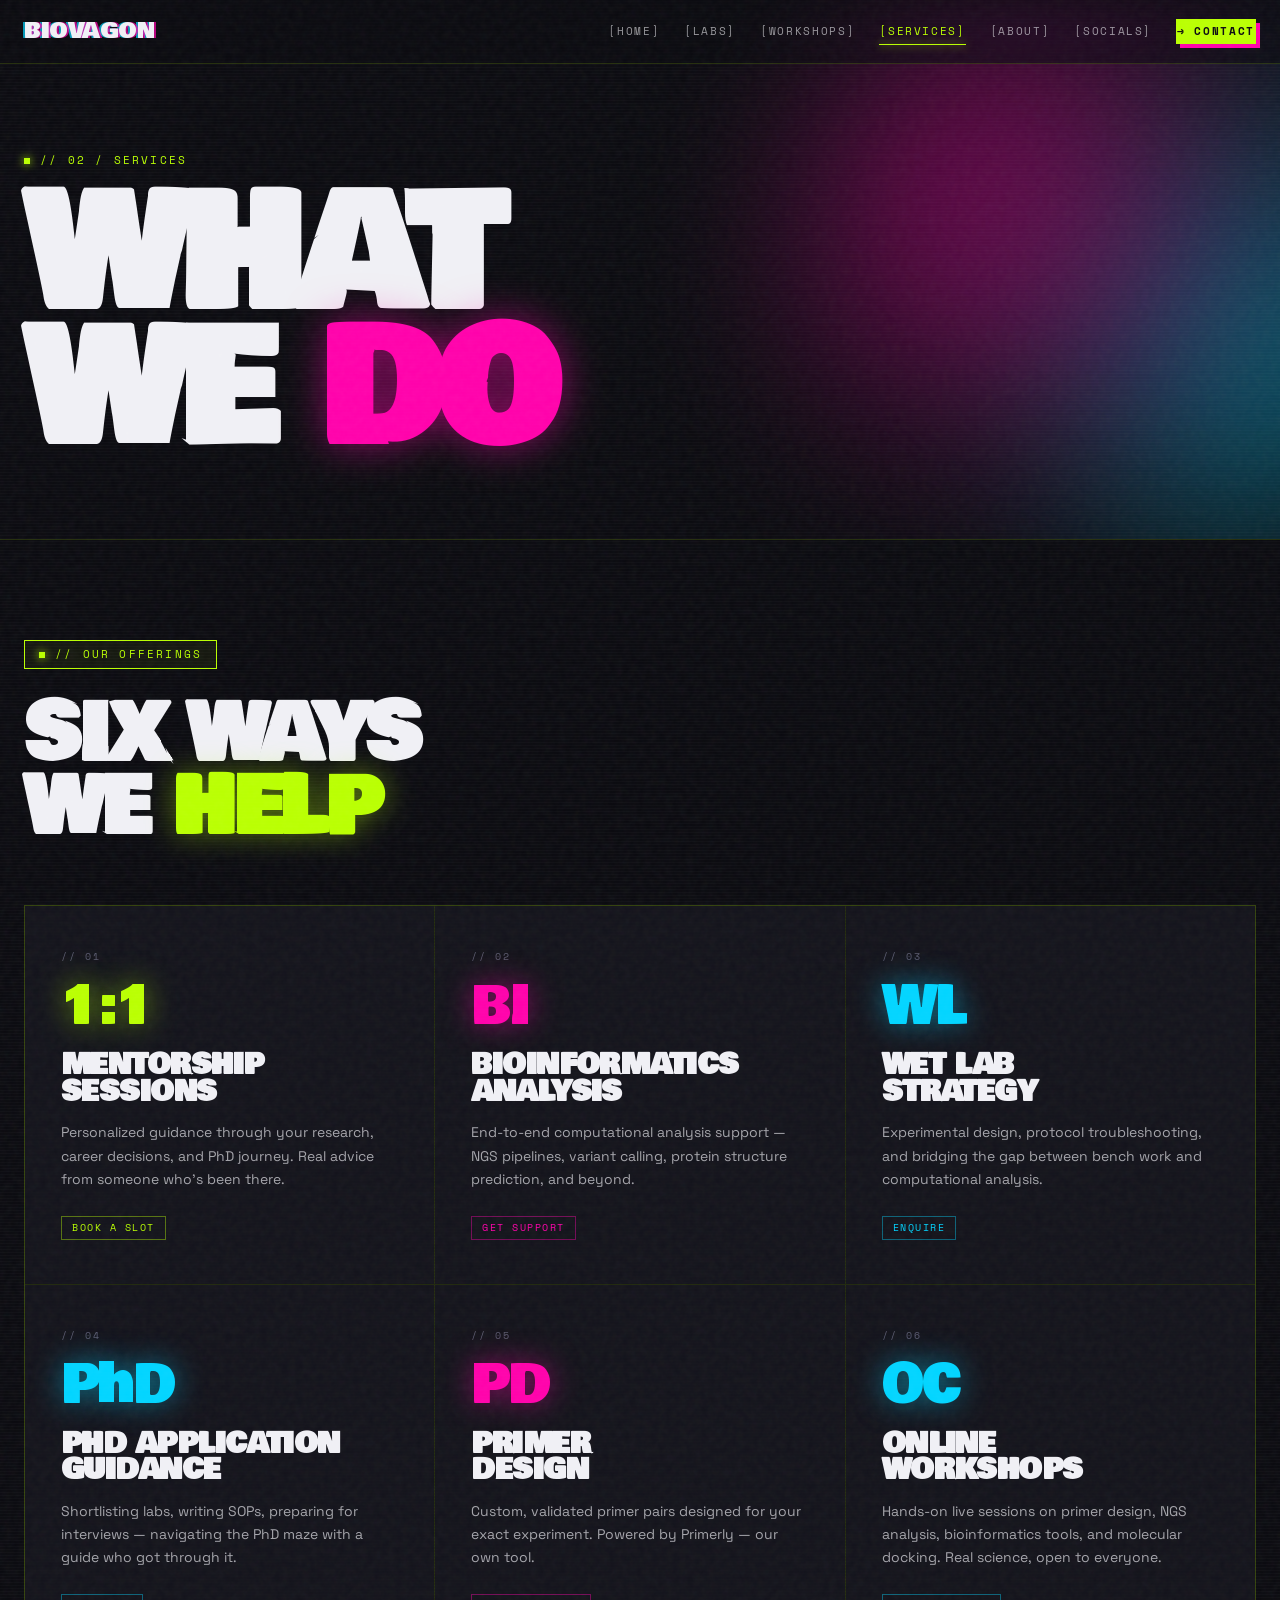
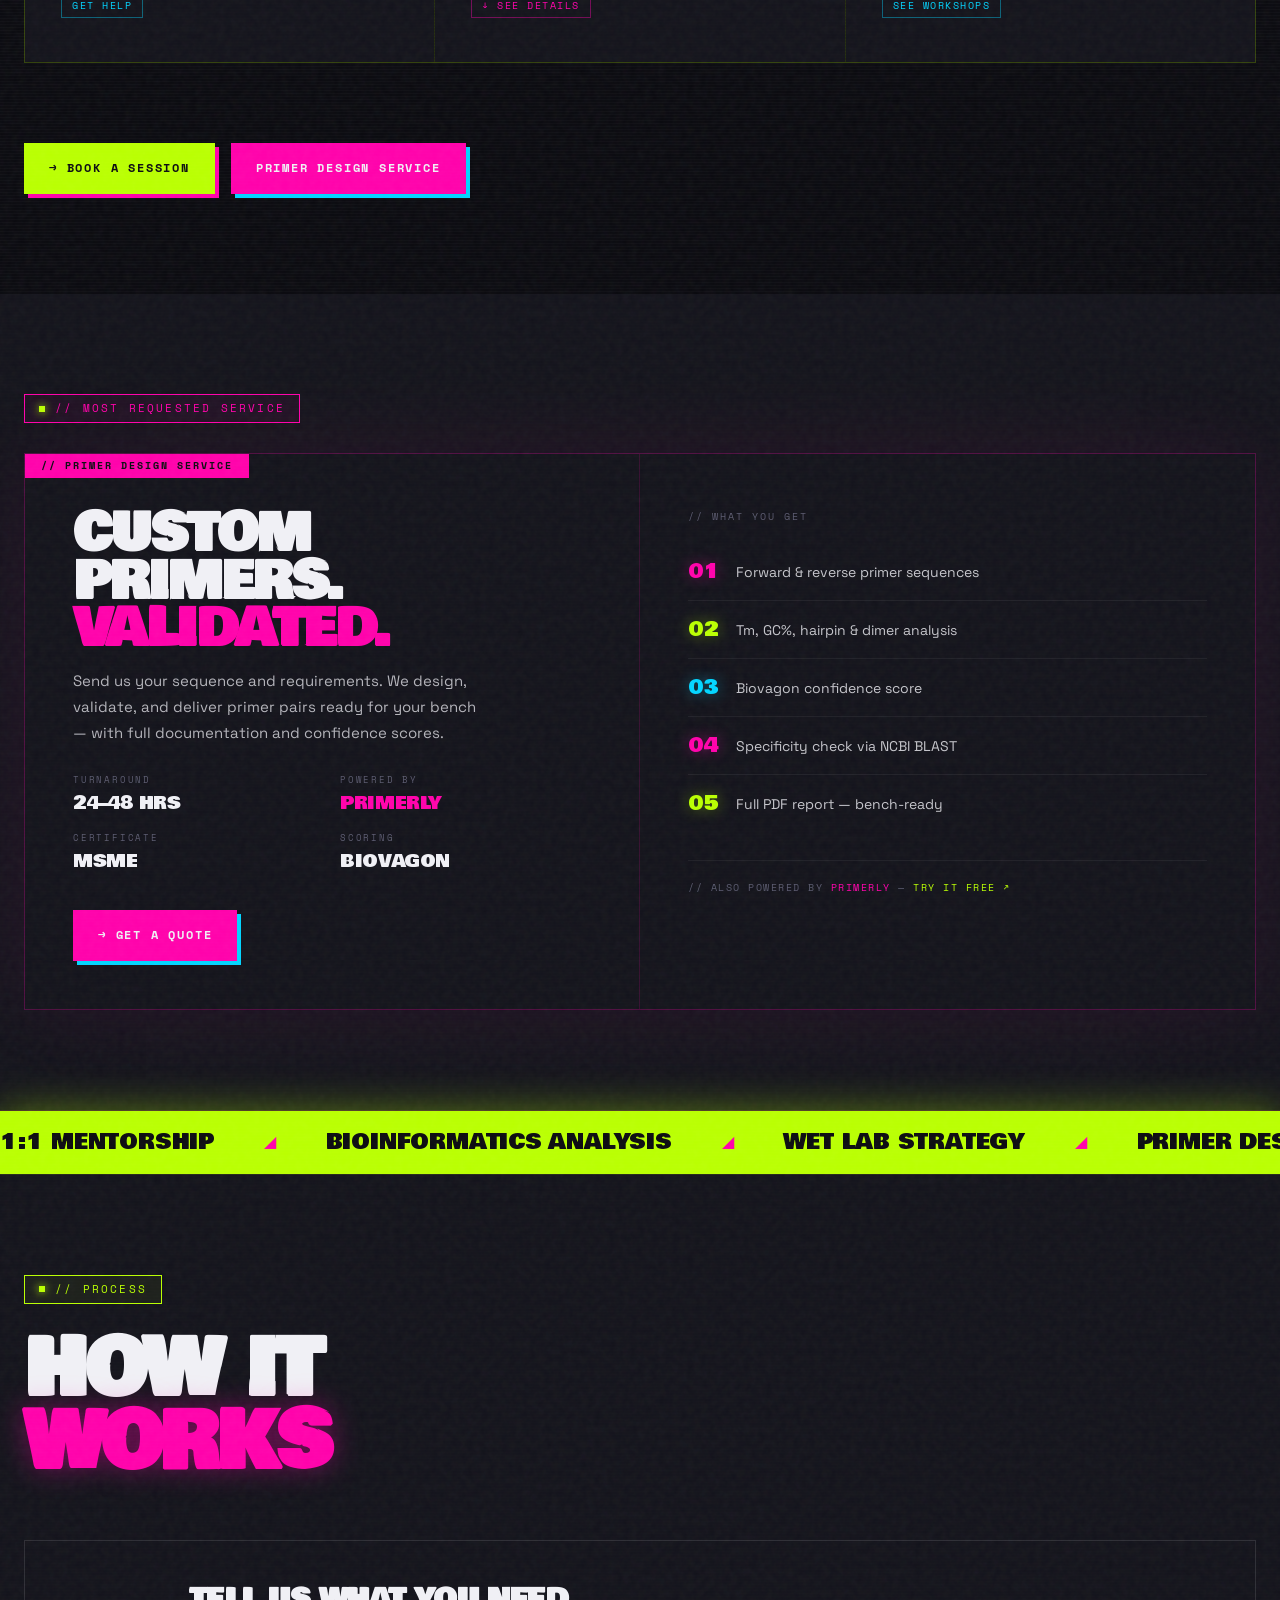
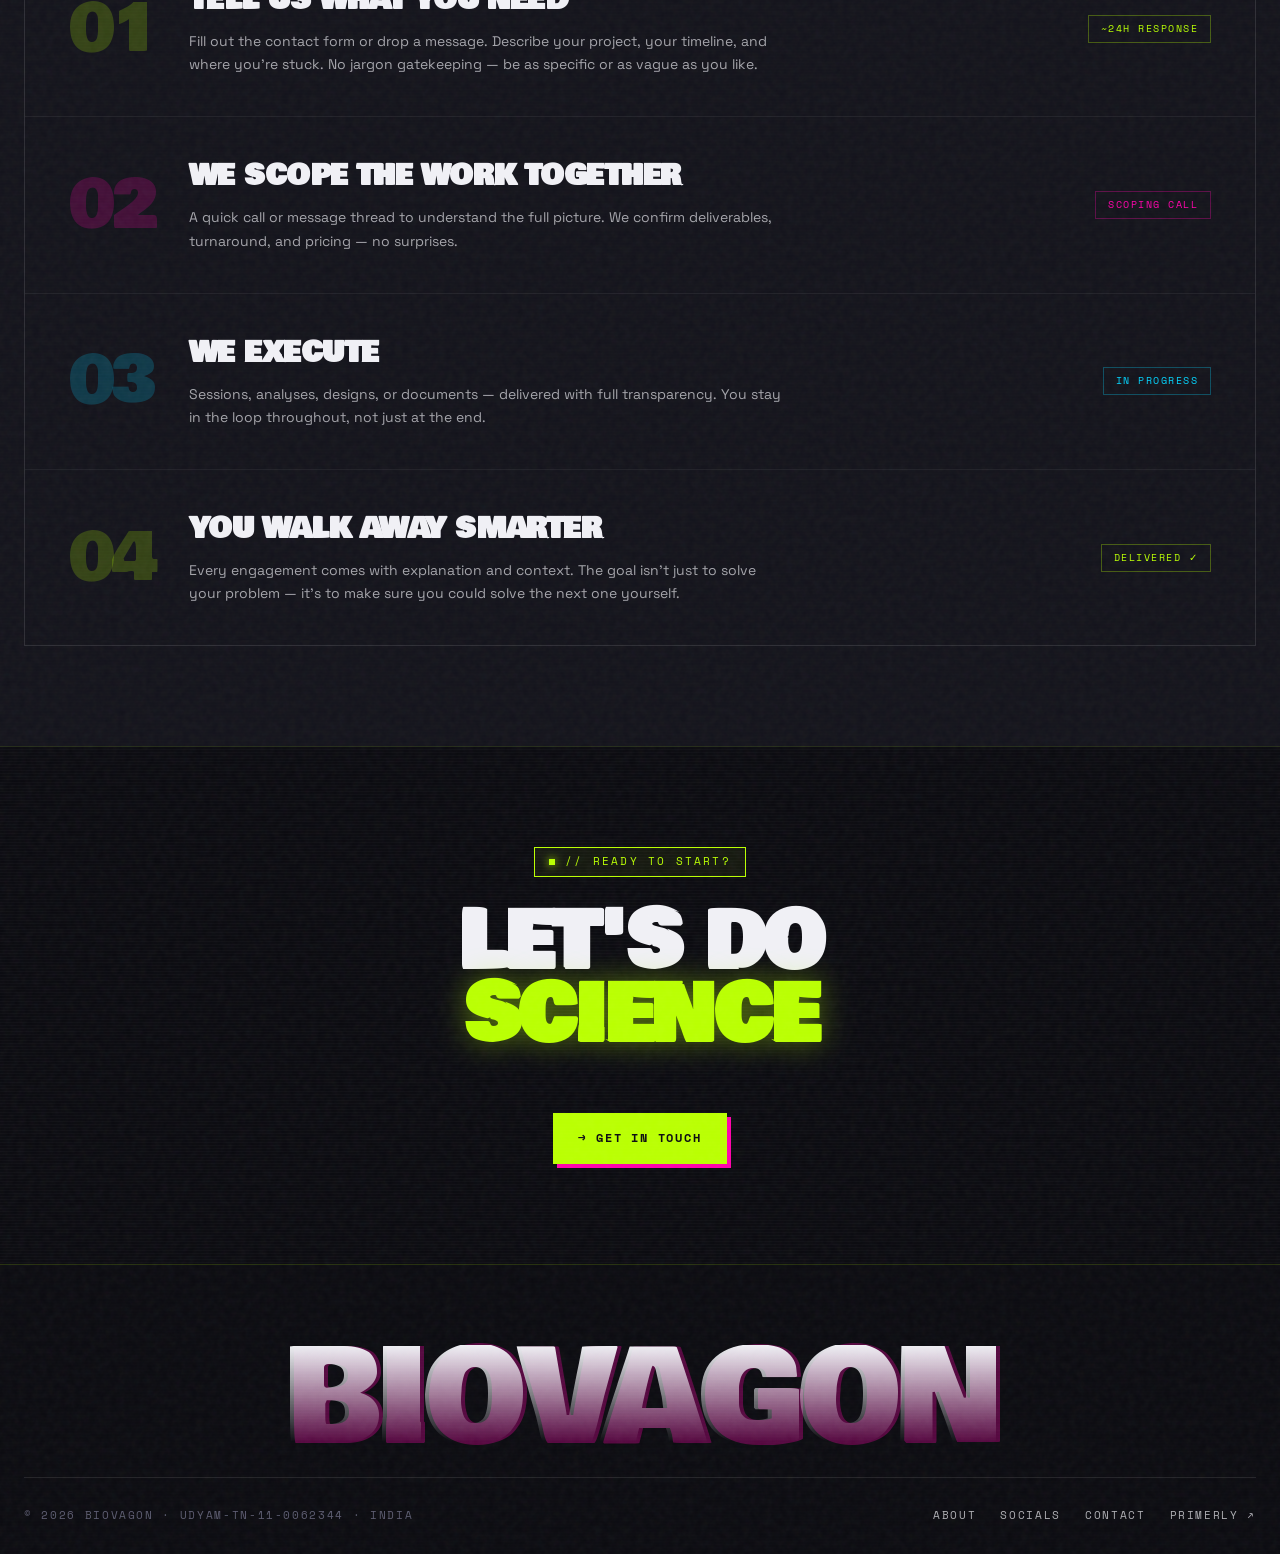
<file: what-we-do.html>
<!DOCTYPE html>
<html lang="en">
<head>
<meta charset="UTF-8" />

  <meta name="description" content="Biovagon offers mentorship, bioinformatics analysis, wet lab strategy, primer design, PhD guidance, and online workshops for life science researchers." />
  <meta property="og:title" content="Services — Biovagon" />
  <meta property="og:description" content="Biovagon offers mentorship, bioinformatics analysis, wet lab strategy, primer design, PhD guidance, and online workshops for life science researchers." />
  <meta property="og:type" content="website" />
  <meta property="og:site_name" content="Biovagon" />
  <meta name="twitter:card" content="summary_large_image" />
  <meta name="twitter:title" content="Services — Biovagon" />
  <meta name="twitter:description" content="Biovagon offers mentorship, bioinformatics analysis, wet lab strategy, primer design, PhD guidance, and online workshops for life science researchers." />
  <meta name="viewport" content="width=device-width, initial-scale=1.0" />
<title>BIOVAGON // what we do</title>
<link rel="preconnect" href="https://fonts.googleapis.com" />
<link rel="preconnect" href="https://fonts.gstatic.com" crossorigin />
<link rel="stylesheet" href="shared.css" />
<script src="image-slot.js"></script>
<style>
  .mesh-blob {
    position: absolute;
    width: 700px; height: 700px;
    top: 50%; right: -200px;
    transform: translateY(-50%);
    border-radius: 50%;
    background:
      radial-gradient(circle at 30% 40%, var(--magenta) 0%, transparent 50%),
      radial-gradient(circle at 70% 60%, var(--electric) 0%, transparent 50%);
    filter: blur(80px);
    opacity: 0.45;
    animation: meshSpin 28s linear infinite;
    z-index: 0;
  }

  /* ─── SERVICE TILES ─── */
  .service-grid {
    display: grid;
    grid-template-columns: repeat(3, 1fr);
    gap: 1px;
    background: rgba(185,255,0,0.12);
    border: 1px solid rgba(185,255,0,0.12);
    margin-bottom: 80px;
  }
  .service-tile {
    background: var(--void-2);
    padding: 44px 36px;
    position: relative;
    overflow: hidden;
    transition: all 0.3s;
    cursor: default;
  }
  .service-tile::before {
    content: '';
    position: absolute; top: 0; left: -100%;
    width: 100%; height: 2px;
    transition: left 0.6s;
  }
  .service-tile.a::before { background: linear-gradient(90deg, transparent, var(--acid), transparent); }
  .service-tile.m::before { background: linear-gradient(90deg, transparent, var(--magenta), transparent); }
  .service-tile.e::before { background: linear-gradient(90deg, transparent, var(--electric), transparent); }
  .service-tile:hover::before { left: 100%; }
  .service-tile:hover { background: var(--void-3); transform: translateY(-4px); }

  .service-icon {
    font-family: 'Bowlby One', sans-serif;
    font-size: 52px;
    line-height: 1;
    margin-bottom: 20px;
    letter-spacing: -0.04em;
  }
  .service-tile.a .service-icon { color: var(--acid); text-shadow: 0 0 30px rgba(185,255,0,0.5); }
  .service-tile.m .service-icon { color: var(--magenta); text-shadow: 0 0 30px rgba(255,0,170,0.5); }
  .service-tile.e .service-icon { color: var(--electric); text-shadow: 0 0 30px rgba(0,212,255,0.5); }

  .service-num {
    font-family: 'Space Mono', monospace;
    font-size: 10px;
    text-transform: uppercase;
    letter-spacing: 0.2em;
    color: var(--grey);
    margin-bottom: 16px;
  }
  .service-tile h3 {
    font-family: 'Bowlby One', sans-serif;
    font-size: 28px;
    line-height: 0.95;
    letter-spacing: -0.02em;
    text-transform: uppercase;
    margin-bottom: 16px;
    color: var(--bone);
    transition: color 0.3s;
  }
  .service-tile.a:hover h3 { color: var(--acid); }
  .service-tile.m:hover h3 { color: var(--magenta); }
  .service-tile.e:hover h3 { color: var(--electric); }
  .service-tile p { font-size: 14px; line-height: 1.65; color: rgba(240,240,245,0.65); margin-bottom: 24px; }
  .service-tag {
    text-decoration: none;
    display: inline-block;
    font-family: 'Space Mono', monospace;
    font-size: 10px;
    text-transform: uppercase;
    letter-spacing: 0.15em;
    padding: 4px 10px;
    border: 1px solid;
  }
  .service-tile.a .service-tag { color: var(--acid); border-color: rgba(185,255,0,0.4); }
  .service-tile.m .service-tag { color: var(--magenta); border-color: rgba(255,0,170,0.4); }
  .service-tile.e .service-tag { color: var(--electric); border-color: rgba(0,212,255,0.4); }

  /* ─── HOW IT WORKS ─── */
  .process-list {
    display: flex; flex-direction: column;
    gap: 1px;
    background: rgba(255,255,255,0.06);
    border: 1px solid rgba(255,255,255,0.06);
  }
  .process-step {
    background: var(--void-2);
    padding: 40px 44px;
    display: grid;
    grid-template-columns: 80px 1fr auto;
    gap: 40px;
    align-items: center;
    transition: background 0.2s;
  }
  .process-step:hover { background: var(--void-3); }
  .step-n {
    font-family: 'Bowlby One', sans-serif;
    font-size: 64px;
    line-height: 1;
    letter-spacing: -0.04em;
    color: rgba(185,255,0,0.2);
    transition: all 0.3s;
  }
  .process-step:hover .step-n { color: var(--acid); text-shadow: 0 0 30px rgba(185,255,0,0.4); }
  .step-body h4 {
    font-family: 'Bowlby One', sans-serif;
    font-size: 28px;
    letter-spacing: -0.02em;
    text-transform: uppercase;
    margin-bottom: 10px;
    color: var(--bone);
  }
  .step-body p { font-size: 14px; line-height: 1.65; color: rgba(240,240,245,0.65); max-width: 600px; }
  .step-tag {
    font-family: 'Space Mono', monospace;
    font-size: 10px;
    text-transform: uppercase;
    letter-spacing: 0.15em;
    color: var(--acid);
    white-space: nowrap;
    padding: 6px 12px;
    border: 1px solid rgba(185,255,0,0.3);
  }

  /* ─── TESTIMONIAL ─── */
  .testimonial-block {
    background: var(--void-3);
    border: 1px solid rgba(185,255,0,0.2);
    padding: 60px;
    position: relative;
    overflow: hidden;
    margin-top: 80px;
  }
  .testimonial-block::before {
    content: '"';
    font-family: 'Bowlby One', sans-serif;
    font-size: 280px;
    position: absolute;
    top: -40px; left: 30px;
    color: rgba(185,255,0,0.04);
    line-height: 1;
    pointer-events: none;
  }
  .testimonial-text {
    font-family: 'Space Grotesk', sans-serif;
    font-size: clamp(18px, 2.5vw, 28px);
    line-height: 1.5;
    color: var(--bone);
    max-width: 800px;
    position: relative; z-index: 1;
    margin-bottom: 32px;
  }
  .testimonial-attr {
    font-family: 'Space Mono', monospace;
    font-size: 11px;
    text-transform: uppercase;
    letter-spacing: 0.2em;
    color: var(--acid);
  }
  .testimonial-attr::before { content: '◢ '; }

  @media (max-width: 900px) {
    .service-grid { grid-template-columns: 1fr; }
    .process-step { grid-template-columns: 60px 1fr; gap: 24px; }
    .primer-featured-grid { grid-template-columns: 1fr !important; }
    .primer-featured-grid > div:first-child { border-right: none !important; border-bottom: 1px solid rgba(255,0,170,0.15); }
    .step-tag { display: none; }
    .step-n { font-size: 44px; }
    .testimonial-block { padding: 36px 28px; }
  }
</style>
</head>
<body>

<div class="cursor-glow" id="cursor"></div>

<nav>
  <a href="index.html" class="logo">BIOVAGON</a>
  <div class="nav-links" id="navLinks">
    <a href="index.html">[home]</a>
    <a href="labs.html">[labs]</a>
    <a href="workshops.html">[workshops]</a>
    <div class="nav-dropdown"><a href="what-we-do.html" class="active">[services]</a><div class="nav-dropdown-menu"><a href="primerly.html">→ primerly</a></div></div>
    <a href="about.html">[about]</a>
    <a href="socials.html">[socials]</a>
    <a href="contact.html" class="nav-cta">→ contact</a>
  </div>
  <button class="menu-btn" onclick="document.getElementById('navLinks').classList.toggle('open')">menu</button>
</nav>

<!-- HERO -->
<div class="page-hero">
  <div class="mesh-blob"></div>
  <div class="page-hero-inner">
    <div class="page-hero-tag">// 02 / SERVICES</div>
    <h1>
      WHAT<br />
      WE <span class="acc-mag">DO</span>
    </h1>
  </div>
</div>

<!-- SERVICES -->
<section>
  <div class="container reveal">
    <div class="section-tag">// our offerings</div>
    <h2 class="section-h">SIX WAYS<br />WE <span class="a">HELP</span></h2>

    <div class="service-grid">
      <div class="service-tile a">
        <div class="service-num">// 01</div>
        <div class="service-icon">1:1</div>
        <h3>Mentorship<br />Sessions</h3>
        <p>Personalized guidance through your research, career decisions, and PhD journey. Real advice from someone who's been there.</p>
        <a href="contact.html?type=mentorship" class="service-tag">BOOK A SLOT</a>
      </div>
      <div class="service-tile m">
        <div class="service-num">// 02</div>
        <div class="service-icon">BI</div>
        <h3>Bioinformatics<br />Analysis</h3>
        <p>End-to-end computational analysis support — NGS pipelines, variant calling, protein structure prediction, and beyond.</p>
        <a href="contact.html?type=bioinformatics" class="service-tag">GET SUPPORT</a>
      </div>
      <div class="service-tile e">
        <div class="service-num">// 03</div>
        <div class="service-icon">WL</div>
        <h3>Wet Lab<br />Strategy</h3>
        <p>Experimental design, protocol troubleshooting, and bridging the gap between bench work and computational analysis.</p>
        <a href="contact.html?type=wet-lab" class="service-tag">ENQUIRE</a>
      </div>
      <div class="service-tile e">
        <div class="service-num">// 04</div>
        <div class="service-icon">PhD</div>
        <h3>PhD Application<br />Guidance</h3>
        <p>Shortlisting labs, writing SOPs, preparing for interviews — navigating the PhD maze with a guide who got through it.</p>
        <a href="contact.html?type=phd" class="service-tag">GET HELP</a>
      </div>
      <div class="service-tile m">
        <div class="service-num">// 05</div>
        <div class="service-icon">PD</div>
        <h3>Primer<br />Design</h3>
        <p>Custom, validated primer pairs designed for your exact experiment. Powered by Primerly — our own tool.</p>
        <a href="#primer-design-featured" class="service-tag">↓ SEE DETAILS</a>
      </div>
      <div class="service-tile e">
        <div class="service-num">// 06</div>
        <div class="service-icon">OC</div>
        <h3>Online<br />Workshops</h3>
        <p>Hands-on live sessions on primer design, NGS analysis, bioinformatics tools, and molecular docking. Real science, open to everyone.</p>
        <a href="workshops.html" class="service-tag">SEE WORKSHOPS</a>
      </div>
    </div>

    <div class="cta-group">
      <a href="contact.html" class="btn btn-acid">→ BOOK A SESSION</a>
      <a href="primer-service.html" class="btn btn-mag">PRIMER DESIGN SERVICE</a>
    </div>
  </div>
</section>

<!-- PRIMER DESIGN FEATURED -->
<section id="primer-design-featured" style="background: var(--void-2); border-bottom: 1px solid rgba(255,0,170,0.15);">
  <div class="container reveal">
    <div class="section-tag" style="border-color:var(--magenta); color:var(--magenta); background:rgba(255,0,170,0.05);">// most requested service</div>
    <div class="primer-featured-grid" style="
      display: grid;
      grid-template-columns: 1fr 1fr;
      gap: 0;
      border: 1px solid rgba(255,0,170,0.25);
      box-shadow: 0 0 80px rgba(255,0,170,0.08);
      position: relative;
      overflow: hidden;
    ">
      <div style="position:absolute; top:0; left:0; background:var(--magenta); color:var(--void); font-family:'Space Mono',monospace; font-size:10px; font-weight:700; text-transform:uppercase; letter-spacing:0.2em; padding:5px 16px;">// PRIMER DESIGN SERVICE</div>

      <!-- Left: info -->
      <div style="padding: 56px 48px 48px; border-right: 1px solid rgba(255,0,170,0.15);">
        <h2 style="font-family:'Bowlby One',sans-serif; font-size:clamp(32px,4vw,56px); line-height:0.92; letter-spacing:-0.03em; text-transform:uppercase; color:var(--bone); margin-bottom:16px;">CUSTOM<br />PRIMERS.<br /><span style="color:var(--magenta);">VALIDATED.</span></h2>
        <p style="font-size:15px; line-height:1.75; color:rgba(240,240,245,0.72); margin-bottom:28px; max-width:420px;">Send us your sequence and requirements. We design, validate, and deliver primer pairs ready for your bench — with full documentation and confidence scores.</p>
        <div style="display:grid; grid-template-columns:1fr 1fr; gap:16px; margin-bottom:36px;">
          <div><div style="font-family:'Space Mono',monospace; font-size:9px; text-transform:uppercase; letter-spacing:0.2em; color:var(--grey); margin-bottom:4px;">Turnaround</div><div style="font-family:'Bowlby One',sans-serif; font-size:18px; text-transform:uppercase; letter-spacing:-0.02em; color:var(--bone);">24–48 HRS</div></div>
          <div><div style="font-family:'Space Mono',monospace; font-size:9px; text-transform:uppercase; letter-spacing:0.2em; color:var(--grey); margin-bottom:4px;">Powered by</div><div style="font-family:'Bowlby One',sans-serif; font-size:18px; text-transform:uppercase; letter-spacing:-0.02em; color:var(--magenta);">PRIMERLY</div></div>
          <div><div style="font-family:'Space Mono',monospace; font-size:9px; text-transform:uppercase; letter-spacing:0.2em; color:var(--grey); margin-bottom:4px;">Certificate</div><div style="font-family:'Bowlby One',sans-serif; font-size:18px; text-transform:uppercase; letter-spacing:-0.02em; color:var(--bone);">MSME</div></div>
          <div><div style="font-family:'Space Mono',monospace; font-size:9px; text-transform:uppercase; letter-spacing:0.2em; color:var(--grey); margin-bottom:4px;">Scoring</div><div style="font-family:'Bowlby One',sans-serif; font-size:18px; text-transform:uppercase; letter-spacing:-0.02em; color:var(--bone);">BIOVAGON</div></div>
        </div>
        <a href="contact.html?type=primer-design" class="btn btn-mag">→ GET A QUOTE</a>
      </div>

      <!-- Right: deliverables -->
      <div style="padding: 56px 48px 48px;">
        <div style="font-family:'Space Mono',monospace; font-size:10px; text-transform:uppercase; letter-spacing:0.2em; color:var(--grey); margin-bottom:20px;">// what you get</div>
        <div style="display:flex; flex-direction:column; gap:1px;">
          <div style="display:flex; align-items:center; gap:16px; padding:14px 0; border-bottom:1px solid rgba(255,255,255,0.06); font-size:14px; color:rgba(240,240,245,0.8);"><span style="font-family:'Bowlby One',sans-serif; font-size:20px; color:var(--magenta); text-shadow:0 0 15px rgba(255,0,170,0.4); min-width:32px;">01</span>Forward &amp; reverse primer sequences</div>
          <div style="display:flex; align-items:center; gap:16px; padding:14px 0; border-bottom:1px solid rgba(255,255,255,0.06); font-size:14px; color:rgba(240,240,245,0.8);"><span style="font-family:'Bowlby One',sans-serif; font-size:20px; color:var(--acid); text-shadow:0 0 15px rgba(185,255,0,0.4); min-width:32px;">02</span>Tm, GC%, hairpin &amp; dimer analysis</div>
          <div style="display:flex; align-items:center; gap:16px; padding:14px 0; border-bottom:1px solid rgba(255,255,255,0.06); font-size:14px; color:rgba(240,240,245,0.8);"><span style="font-family:'Bowlby One',sans-serif; font-size:20px; color:var(--electric); text-shadow:0 0 15px rgba(0,212,255,0.4); min-width:32px;">03</span>Biovagon confidence score</div>
          <div style="display:flex; align-items:center; gap:16px; padding:14px 0; border-bottom:1px solid rgba(255,255,255,0.06); font-size:14px; color:rgba(240,240,245,0.8);"><span style="font-family:'Bowlby One',sans-serif; font-size:20px; color:var(--magenta); text-shadow:0 0 15px rgba(255,0,170,0.4); min-width:32px;">04</span>Specificity check via NCBI BLAST</div>
          <div style="display:flex; align-items:center; gap:16px; padding:14px 0; font-size:14px; color:rgba(240,240,245,0.8);"><span style="font-family:'Bowlby One',sans-serif; font-size:20px; color:var(--acid); text-shadow:0 0 15px rgba(185,255,0,0.4); min-width:32px;">05</span>Full PDF report — bench-ready</div>
        </div>
        <div style="margin-top:28px; padding-top:20px; border-top:1px solid rgba(255,255,255,0.06); font-family:'Space Mono',monospace; font-size:10px; text-transform:uppercase; letter-spacing:0.15em; color:var(--grey);">// also powered by <span style="color:var(--magenta);">PRIMERLY</span> — <a href="primerly.html" style="color:var(--acid); text-decoration:none;">try it free ↗</a></div>
      </div>
    </div>
  </div>
</section>

<!-- MARQUEE -->
<div class="marquee">
  <div class="marquee-track">
    <span>1:1 MENTORSHIP</span>
    <span>BIOINFORMATICS ANALYSIS</span>
    <span>WET LAB STRATEGY</span>
    <span>PRIMER DESIGN</span>
    <span>PHD GUIDANCE</span>
    <span>ONLINE WORKSHOPS</span>
    <span>1:1 MENTORSHIP</span>
    <span>BIOINFORMATICS ANALYSIS</span>
    <span>WET LAB STRATEGY</span>
    <span>PRIMER DESIGN</span>
    <span>PHD GUIDANCE</span>
    <span>ONLINE WORKSHOPS</span>
  </div>
</div>

<!-- HOW IT WORKS -->
<section style="background: var(--void-2); border-top: 1px solid rgba(185,255,0,0.1); border-bottom: 1px solid rgba(185,255,0,0.1);">
  <div class="container reveal">
    <div class="section-tag">// process</div>
    <h2 class="section-h">HOW IT<br /><span class="m">WORKS</span></h2>

    <div class="process-list">
      <div class="process-step">
        <div class="step-n">01</div>
        <div class="step-body">
          <h4>Tell Us What You Need</h4>
          <p>Fill out the contact form or drop a message. Describe your project, your timeline, and where you're stuck. No jargon gatekeeping — be as specific or as vague as you like.</p>
        </div>
        <div class="step-tag">~24H RESPONSE</div>
      </div>
      <div class="process-step">
        <div class="step-n" style="color: rgba(255,0,170,0.2);">02</div>
        <div class="step-body">
          <h4>We Scope the Work Together</h4>
          <p>A quick call or message thread to understand the full picture. We confirm deliverables, turnaround, and pricing — no surprises.</p>
        </div>
        <div class="step-tag" style="color:var(--magenta); border-color: rgba(255,0,170,0.3);">SCOPING CALL</div>
      </div>
      <div class="process-step">
        <div class="step-n" style="color: rgba(0,212,255,0.2);">03</div>
        <div class="step-body">
          <h4>We Execute</h4>
          <p>Sessions, analyses, designs, or documents — delivered with full transparency. You stay in the loop throughout, not just at the end.</p>
        </div>
        <div class="step-tag" style="color:var(--electric); border-color: rgba(0,212,255,0.3);">IN PROGRESS</div>
      </div>
      <div class="process-step">
        <div class="step-n">04</div>
        <div class="step-body">
          <h4>You Walk Away Smarter</h4>
          <p>Every engagement comes with explanation and context. The goal isn't just to solve your problem — it's to make sure you could solve the next one yourself.</p>
        </div>
        <div class="step-tag">DELIVERED ✓</div>
      </div>
    </div>

  </div>
</section>

<!-- CTA -->
<section>
  <div class="container reveal" style="text-align: center;">
    <div class="section-tag" style="margin: 0 auto 30px;">// ready to start?</div>
    <h2 class="section-h" style="text-align: center; max-width: 100%;">
      LET'S DO<br /><span class="a">SCIENCE</span>
    </h2>
    <div class="cta-group" style="justify-content: center;">
      <a href="contact.html" class="btn btn-acid">→ GET IN TOUCH</a>
    </div>
  </div>
</section>

<footer>
  <div class="footer-mega">BIOVAGON</div>
  <div class="footer-bottom">
    <div>© 2026 BIOVAGON · UDYAM-TN-11-0062344 · INDIA</div>
    <div class="links">
      <a href="about.html">about</a>
      <a href="socials.html">socials</a>
      <a href="contact.html">contact</a>
      <a href="https://primerly.onrender.com" target="_blank">primerly ↗</a>
    </div>
  </div>
</footer>

<script>
  const cursor = document.getElementById('cursor');
  document.addEventListener('mousemove', (e) => {
    cursor.style.left = e.clientX + 'px';
    cursor.style.top = e.clientY + 'px';
  });
  const obs = new IntersectionObserver((entries) => {
    entries.forEach(e => { if (e.isIntersecting) e.target.classList.add('in'); });
  }, { threshold: 0.1 });
  document.querySelectorAll('.reveal').forEach(el => obs.observe(el));
</script>
<script src="shared.js"></script>
</body>
</html>
</file>
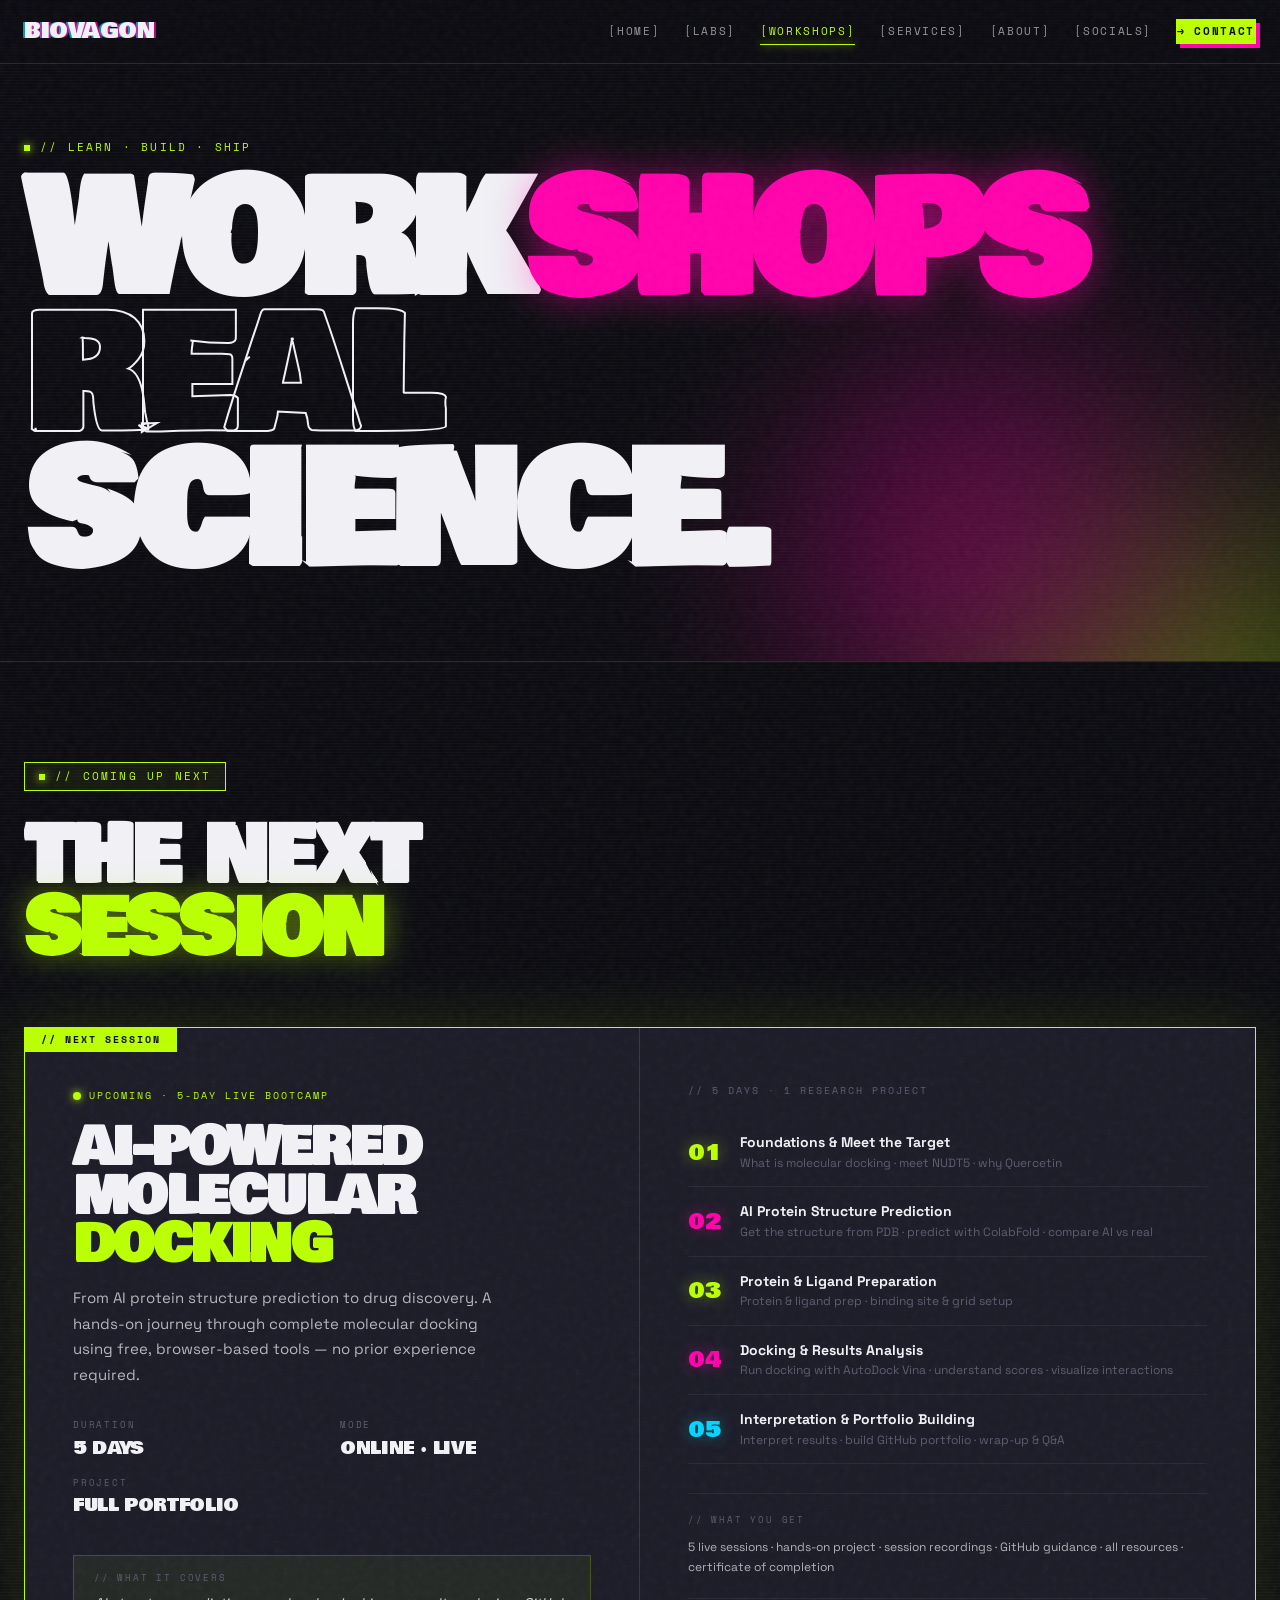
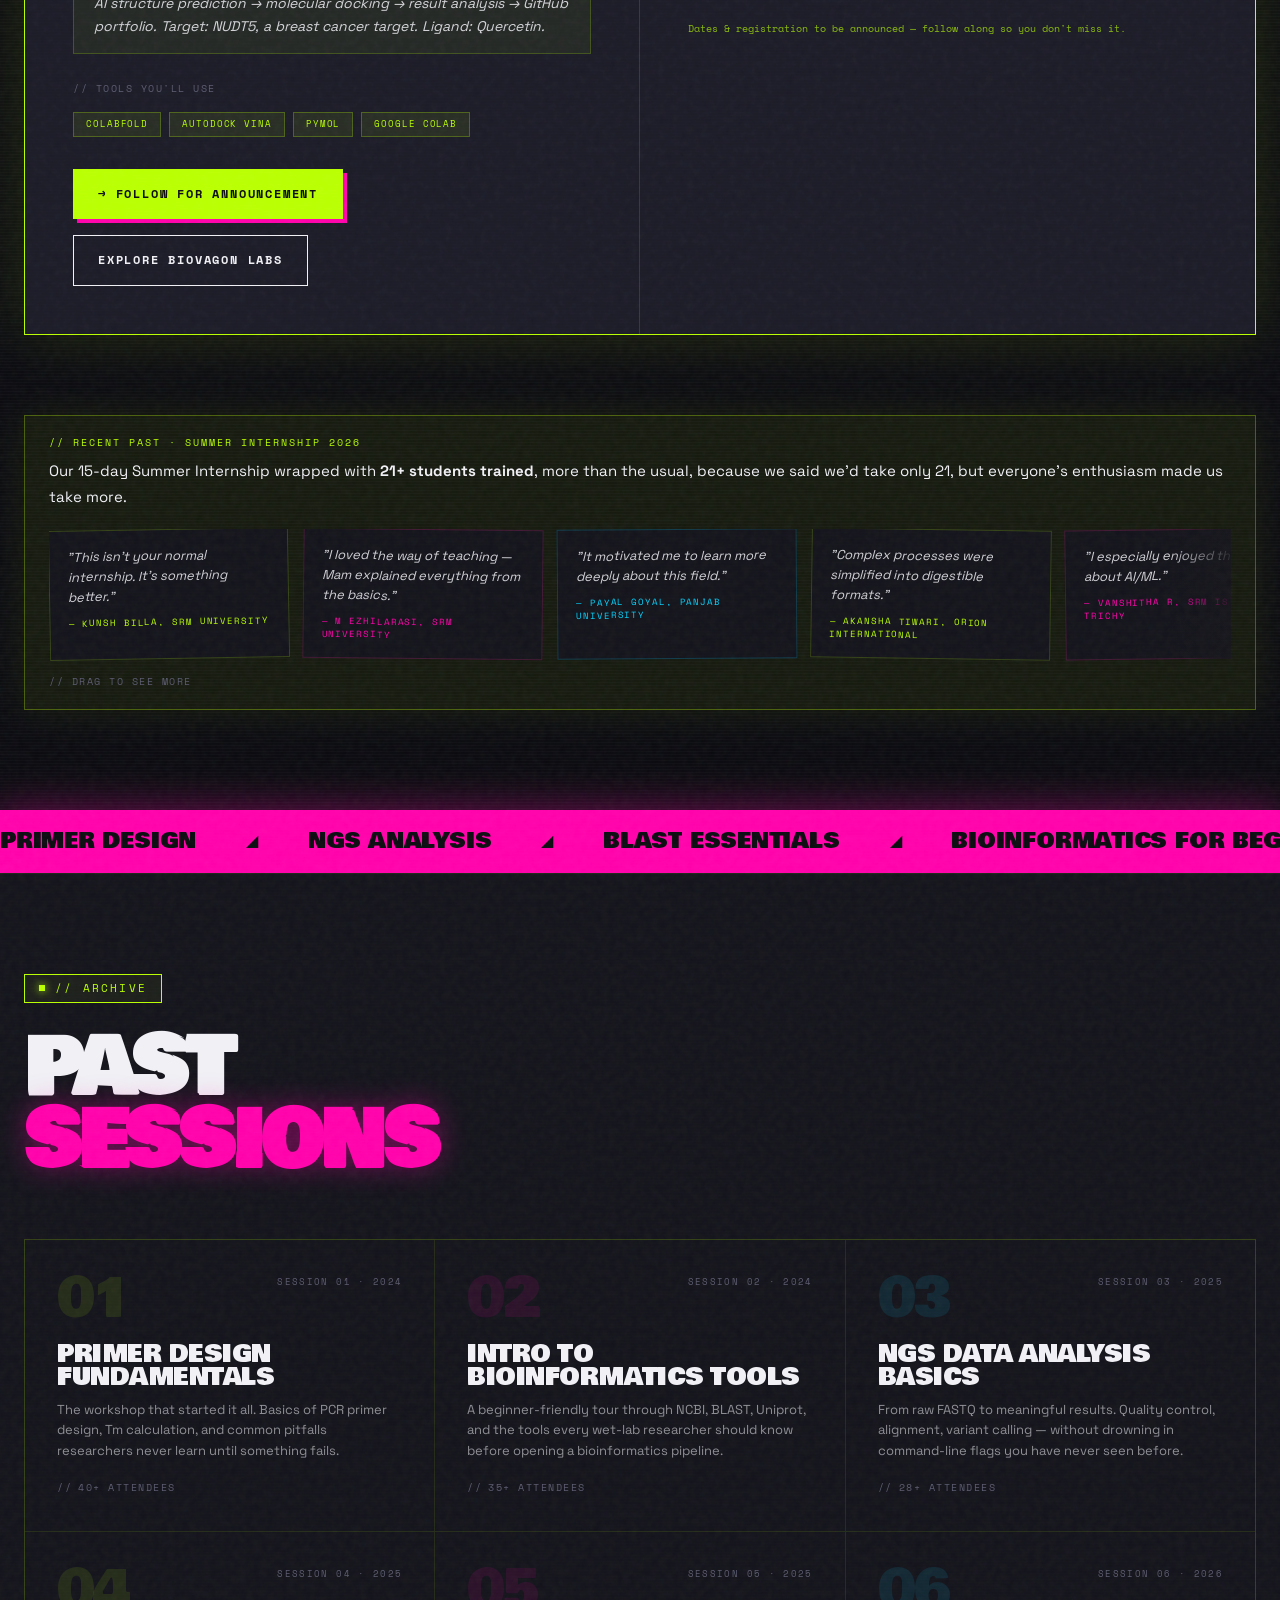
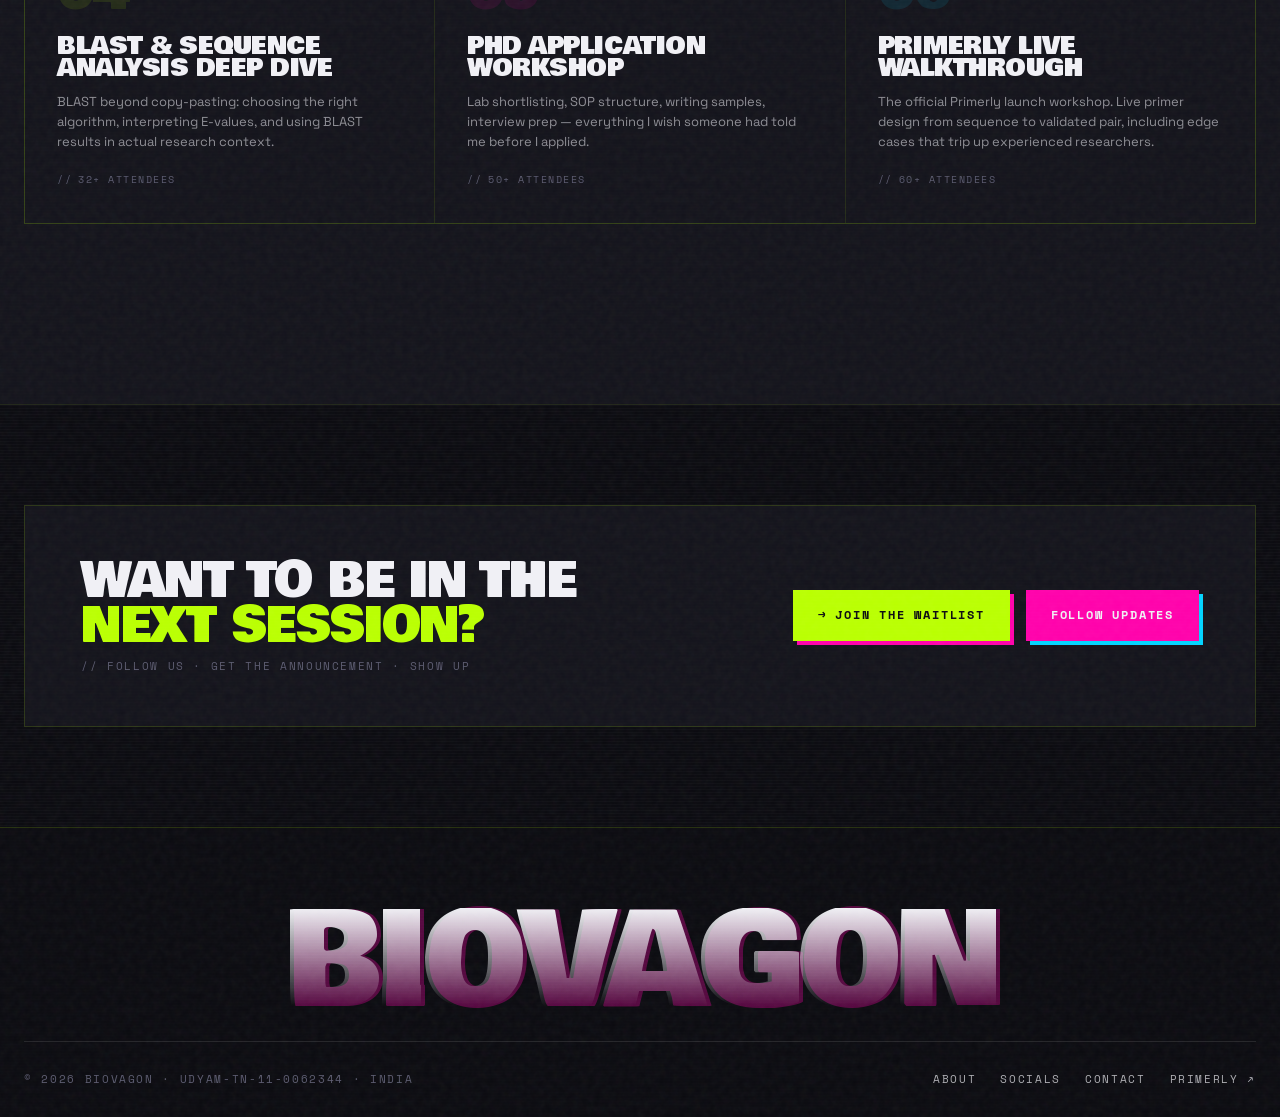
<file: workshops.html>
<!DOCTYPE html>
<html lang="en">
<head>
<meta charset="UTF-8" />

  <meta name="description" content="Hands-on live workshops on primer design, NGS analysis, molecular docking, and more. Real science, accessible to everyone." />
  <meta property="og:title" content="Workshops — Biovagon" />
  <meta property="og:description" content="Hands-on live workshops on primer design, NGS analysis, molecular docking, and more. Real science, accessible to everyone." />
  <meta property="og:type" content="website" />
  <meta property="og:site_name" content="Biovagon" />
  <meta name="twitter:card" content="summary_large_image" />
  <meta name="twitter:title" content="Workshops — Biovagon" />
  <meta name="twitter:description" content="Hands-on live workshops on primer design, NGS analysis, molecular docking, and more. Real science, accessible to everyone." />
  <meta name="viewport" content="width=device-width, initial-scale=1.0" />
<title>BIOVAGON // workshops</title>
<link rel="preconnect" href="https://fonts.googleapis.com" />
<link rel="preconnect" href="https://fonts.gstatic.com" crossorigin />
<link rel="stylesheet" href="shared.css" />
<style>
  .mesh-blob {
    position: absolute; width: 700px; height: 700px;
    top: 40%; right: -150px; border-radius: 50%;
    background:
      radial-gradient(circle at 35% 40%, var(--magenta) 0%, transparent 50%),
      radial-gradient(circle at 65% 65%, var(--acid) 0%, transparent 50%);
    filter: blur(80px); opacity: 0.4;
    animation: meshSpin 26s linear infinite; z-index: 0;
  }

  /* ─── NEXT SESSION ─── */
  .next-session {
    background: var(--void-3);
    border: 1px solid var(--acid);
    box-shadow: 0 0 60px rgba(185,255,0,0.12);
    display: grid;
    grid-template-columns: 1fr 1fr;
    margin-bottom: 80px;
    position: relative;
    overflow: hidden;
  }
  .next-session::before {
    content: '// NEXT SESSION';
    position: absolute; top: 0; left: 0;
    background: var(--acid); color: var(--void);
    font-family: 'Space Mono', monospace;
    font-size: 10px; font-weight: 700;
    text-transform: uppercase; letter-spacing: 0.2em;
    padding: 5px 16px;
  }
  .ns-info {
    padding: 56px 48px 48px;
    border-right: 1px solid rgba(185,255,0,0.15);
  }
  .ns-badge {
    display: inline-flex; align-items: center; gap: 8px;
    font-family: 'Space Mono', monospace;
    font-size: 10px; text-transform: uppercase; letter-spacing: 0.2em;
    color: var(--acid);
    margin-bottom: 20px;
  }
  .ns-badge .dot { flex-shrink: 0; }
  .ns-title {
    font-family: 'Bowlby One', sans-serif;
    font-size: clamp(32px, 4vw, 52px);
    line-height: 0.95; letter-spacing: -0.03em;
    text-transform: uppercase; color: var(--bone);
    margin-bottom: 16px;
  }
  .ns-title .a { color: var(--acid); }
  .ns-sub {
    font-size: 15px; line-height: 1.7;
    color: rgba(240,240,245,0.72);
    margin-bottom: 32px; max-width: 440px;
  }
  .ns-meta {
    display: grid; grid-template-columns: 1fr 1fr;
    gap: 16px; margin-bottom: 36px;
  }
  .ns-meta-item { }
  .ns-meta-label {
    font-family: 'Space Mono', monospace;
    font-size: 9px; text-transform: uppercase; letter-spacing: 0.2em;
    color: var(--grey); margin-bottom: 4px;
  }
  .ns-meta-val {
    font-family: 'Bowlby One', sans-serif;
    font-size: 18px; text-transform: uppercase;
    letter-spacing: -0.02em; color: var(--bone);
  }

  .ns-topics {
    padding: 56px 48px 48px;
    display: flex; flex-direction: column; gap: 1px;
  }
  .ns-topics-label {
    font-family: 'Space Mono', monospace;
    font-size: 10px; text-transform: uppercase; letter-spacing: 0.2em;
    color: var(--grey); margin-bottom: 20px;
  }
  .topic-item {
    display: flex; align-items: center; gap: 16px;
    padding: 14px 0;
    border-bottom: 1px solid rgba(255,255,255,0.06);
    font-size: 14px; color: rgba(240,240,245,0.8);
    line-height: 1.4;
  }
  .topic-item:last-child { border-bottom: none; }
  .topic-n {
    font-family: 'Bowlby One', sans-serif;
    font-size: 22px; color: var(--acid);
    text-shadow: 0 0 15px rgba(185,255,0,0.4);
    min-width: 36px; line-height: 1;
  }
  .topic-item.m .topic-n { color: var(--magenta); text-shadow: 0 0 15px rgba(255,0,170,0.4); }
  .topic-item.e .topic-n { color: var(--electric); text-shadow: 0 0 15px rgba(0,212,255,0.4); }

  /* ─── PAST WORKSHOPS ─── */
  .past-grid {
    display: grid;
    grid-template-columns: repeat(3, 1fr);
    gap: 1px;
    background: rgba(185,255,0,0.1);
    border: 1px solid rgba(185,255,0,0.1);
    margin-bottom: 80px;
  }
  .past-card {
    background: var(--void-2);
    padding: 36px 32px;
    position: relative; overflow: hidden;
    transition: background 0.3s;
  }
  .past-card:hover { background: var(--void-3); }
  .past-card::after {
    content: '';
    position: absolute; top: 0; left: 0;
    width: 100%; height: 2px;
    transform: scaleX(0); transform-origin: left;
    transition: transform 0.4s;
  }
  .past-card.a::after { background: var(--acid); box-shadow: 0 0 10px var(--acid); }
  .past-card.m::after { background: var(--magenta); box-shadow: 0 0 10px var(--magenta); }
  .past-card.e::after { background: var(--electric); box-shadow: 0 0 10px var(--electric); }
  .past-card:hover::after { transform: scaleX(1); }
  .past-card-top {
    display: flex; justify-content: space-between; align-items: flex-start;
    margin-bottom: 20px;
  }
  .past-n {
    font-family: 'Bowlby One', sans-serif;
    font-size: 52px; line-height: 0.9;
    letter-spacing: -0.04em; color: rgba(185,255,0,0.1);
    transition: color 0.3s;
  }
  .past-card.m .past-n { color: rgba(255,0,170,0.1); }
  .past-card.e .past-n { color: rgba(0,212,255,0.1); }
  .past-card:hover.a .past-n { color: rgba(185,255,0,0.2); }
  .past-card:hover.m .past-n { color: rgba(255,0,170,0.2); }
  .past-card:hover.e .past-n { color: rgba(0,212,255,0.2); }
  .past-date {
    font-family: 'Space Mono', monospace;
    font-size: 9px; text-transform: uppercase; letter-spacing: 0.15em;
    color: var(--grey); text-align: right;
  }
  .past-title {
    font-family: 'Bowlby One', sans-serif;
    font-size: 24px; line-height: 0.95;
    letter-spacing: -0.02em; text-transform: uppercase;
    color: var(--bone); margin-bottom: 12px;
    transition: color 0.3s;
  }
  .past-card.a:hover .past-title { color: var(--acid); }
  .past-card.m:hover .past-title { color: var(--magenta); }
  .past-card.e:hover .past-title { color: var(--electric); }
  .past-desc {
    font-size: 13px; line-height: 1.55;
    color: rgba(240,240,245,0.55);
    margin-bottom: 20px;
  }
  .past-stat {
    font-family: 'Space Mono', monospace;
    font-size: 10px; text-transform: uppercase;
    letter-spacing: 0.15em; color: var(--grey);
    display: flex; align-items: center; gap: 6px;
  }
  .past-stat::before { content: '//'; }

  /* ─── SWIPE TESTIMONIALS ─── */
  .swipe-wrap { margin-bottom: 60px; }
  .swipe-stage {
    position: relative;
    height: 300px;
    overflow: visible;
  }
  .swipe-card {
    position: absolute;
    left: 50%; top: 0;
    width: min(580px, calc(100vw - 48px));
    background: var(--void-2);
    border: 1px solid rgba(255,255,255,0.06);
    padding: 40px 44px 34px;
    box-sizing: border-box;
    will-change: transform;
    touch-action: none;
    overflow: hidden;
  }
  .swipe-card::before {
    content: '"';
    font-family: 'Bowlby One', sans-serif;
    font-size: 160px; line-height: 1;
    position: absolute; top: -20px; left: 20px;
    pointer-events: none;
    color: rgba(185,255,0,0.04);
  }
  .swipe-card[data-accent="m"]::before { color: rgba(255,0,170,0.04); }
  .swipe-card[data-accent="e"]::before { color: rgba(0,212,255,0.04); }
  .swipe-card[data-pos="1"],
  .swipe-card[data-pos="2"] { pointer-events: none; cursor: default; }
  .sc-quote {
    font-size: 15px; line-height: 1.75;
    color: rgba(240,240,245,0.82);
    margin-bottom: 22px;
    position: relative; z-index: 1;
    font-style: italic;
  }
  .sc-quote strong { color: var(--acid); font-style: normal; font-weight: 500; }
  .swipe-card[data-accent="m"] .sc-quote strong { color: var(--magenta); }
  .swipe-card[data-accent="e"] .sc-quote strong { color: var(--electric); }
  .sc-attr {
    font-family: 'Space Mono', monospace;
    font-size: 10px; text-transform: uppercase;
    letter-spacing: 0.15em; color: var(--grey);
  }
  .sc-attr::before { content: '◢ '; color: var(--acid); }
  .swipe-card[data-accent="m"] .sc-attr::before { color: var(--magenta); }
  .swipe-card[data-accent="e"] .sc-attr::before { color: var(--electric); }
  .sc-ws {
    font-family: 'Space Mono', monospace;
    font-size: 9px; text-transform: uppercase;
    letter-spacing: 0.15em; color: rgba(90,90,110,0.6);
    margin-top: 4px;
  }
  .swipe-label {
    position: absolute; top: 26px;
    font-family: 'Bowlby One', sans-serif;
    font-size: 21px; letter-spacing: -0.01em;
    text-transform: uppercase;
    opacity: 0; pointer-events: none; z-index: 20;
    border: 2px solid; padding: 3px 12px; line-height: 1.4;
    transition: opacity 0.1s;
  }
  .swipe-label-r { right: 24px; color: var(--acid); border-color: var(--acid); transform: rotate(10deg); }
  .swipe-label-l { left: 24px; color: var(--magenta); border-color: var(--magenta); transform: rotate(-10deg); }
  .swipe-footer {
    display: flex; align-items: center; justify-content: center;
    gap: 28px; margin-top: 18px;
  }
  .sw-btn {
    width: 48px; height: 48px; border-radius: 50%;
    border: 1px solid rgba(255,255,255,0.1);
    background: var(--void-3);
    color: rgba(240,240,245,0.65);
    font-size: 14px; cursor: pointer;
    transition: all 0.2s;
    display: flex; align-items: center; justify-content: center;
    font-family: 'Space Mono', monospace;
  }
  .sw-btn.sw-prev:hover { border-color: var(--magenta); color: var(--magenta); box-shadow: 0 0 18px rgba(255,0,170,0.3); }
  .sw-btn.sw-next:hover { border-color: var(--acid); color: var(--acid); box-shadow: 0 0 18px rgba(185,255,0,0.3); }
  .sw-dots { display: flex; gap: 6px; align-items: center; }
  .sw-dot {
    width: 6px; height: 6px; border-radius: 50%;
    background: rgba(255,255,255,0.15);
    transition: all 0.3s;
  }
  .sw-dot.active {
    background: var(--acid); width: 22px; border-radius: 3px;
    box-shadow: 0 0 8px rgba(185,255,0,0.5);
  }
  .sw-hint {
    text-align: center; margin-top: 10px;
    font-family: 'Space Mono', monospace;
    font-size: 9px; text-transform: uppercase;
    letter-spacing: 0.2em; color: rgba(90,90,110,0.45);
  }

  /* ─── ANNOUNCE CTA ─── */
  .announce-strip {
    background: var(--void-2);
    border: 1px solid rgba(185,255,0,0.15);
    padding: 52px 56px;
    display: flex; justify-content: space-between; align-items: center;
    gap: 40px; flex-wrap: wrap;
  }
  .announce-left { }
  .announce-h {
    font-family: 'Bowlby One', sans-serif;
    font-size: clamp(28px, 4vw, 48px);
    line-height: 0.95; letter-spacing: -0.03em;
    text-transform: uppercase; color: var(--bone);
    margin-bottom: 10px;
  }
  .announce-h .a { color: var(--acid); }
  .announce-sub {
    font-family: 'Space Mono', monospace;
    font-size: 11px; text-transform: uppercase;
    letter-spacing: 0.15em; color: var(--grey);
  }

  @media (max-width: 900px) {
    .next-session { grid-template-columns: 1fr; }
    .ns-info { border-right: none; border-bottom: 1px solid rgba(185,255,0,0.15); padding: 48px 28px 36px; }
    .ns-topics { padding: 32px 28px; }
    .past-grid { grid-template-columns: 1fr; }
    .swipe-stage { height: 360px; }
    .swipe-card { padding: 32px 28px 28px; }
    .announce-strip { flex-direction: column; padding: 36px 28px; }
  }
</style>
</head>
<body>

<div class="cursor-glow" id="cursor"></div>

<nav>
  <a href="index.html" class="logo">BIOVAGON</a>
  <div class="nav-links" id="navLinks">
    <a href="index.html">[home]</a>
    <a href="labs.html">[labs]</a>
    <a href="workshops.html" class="active">[workshops]</a>
    <div class="nav-dropdown"><a href="what-we-do.html">[services]</a><div class="nav-dropdown-menu"><a href="primerly.html">→ primerly</a></div></div>
    <a href="about.html">[about]</a>
    <a href="socials.html">[socials]</a>
    <a href="contact.html" class="nav-cta">→ contact</a>
  </div>
  <button class="menu-btn" onclick="document.getElementById('navLinks').classList.toggle('open')">menu</button>
</nav>

<!-- HERO -->
<div class="page-hero">
  <div class="mesh-blob"></div>
  <div class="page-hero-inner">
    <div class="page-hero-tag">// learn · build · ship</div>
    <h1>
      WORK<span class="acc-mag">SHOPS</span><br />
      <span class="outline">REAL</span><br />
      SCIENCE.
    </h1>
  </div>
</div>

<!-- NEXT SESSION -->
<section>
  <div class="container reveal">
    <div class="section-tag">// coming up next</div>
    <h2 class="section-h">THE NEXT<br /><span class="a">SESSION</span></h2>

    <div class="next-session">
      <div class="ns-info">
        <div class="ns-badge" style="color:var(--acid);"><span class="dot" style="background:var(--acid);"></span>UPCOMING · 5-DAY LIVE BOOTCAMP</div>
        <h3 class="ns-title">AI-POWERED<br />MOLECULAR<br /><span class="a">DOCKING</span></h3>
        <p class="ns-sub">From AI protein structure prediction to drug discovery. A hands-on journey through complete molecular docking using free, browser-based tools — no prior experience required.</p>
        <div class="ns-meta">
          <div class="ns-meta-item">
            <div class="ns-meta-label">Duration</div>
            <div class="ns-meta-val">5 DAYS</div>
          </div>
          <div class="ns-meta-item">
            <div class="ns-meta-label">Mode</div>
            <div class="ns-meta-val">ONLINE · LIVE</div>
          </div>
          <div class="ns-meta-item">
            <div class="ns-meta-label">Project</div>
            <div class="ns-meta-val">FULL PORTFOLIO</div>
          </div>
        </div>
        <div style="background: rgba(185,255,0,0.06); border: 1px solid rgba(185,255,0,0.2); padding: 16px 20px; margin-bottom: 28px;">
          <div style="font-family:'Space Mono',monospace; font-size:9px; text-transform:uppercase; letter-spacing:0.2em; color:var(--grey); margin-bottom:8px;">// what it covers</div>
          <div style="font-size:14px; line-height:1.6; color:rgba(240,240,245,0.85); font-style:italic;">AI structure prediction → molecular docking → result analysis → GitHub portfolio. Target: NUDT5, a breast cancer target. Ligand: Quercetin.</div>
        </div>
        <div style="font-family:'Space Mono',monospace; font-size:10px; text-transform:uppercase; letter-spacing:0.15em; color:var(--grey); margin-bottom:16px;">// tools you'll use</div>
        <div style="display:flex; flex-wrap:wrap; gap:8px; margin-bottom:28px;">
          <span style="background:rgba(185,255,0,0.08); border:1px solid rgba(185,255,0,0.25); padding:5px 12px; font-family:'Space Mono',monospace; font-size:9px; text-transform:uppercase; letter-spacing:0.1em; color:var(--acid);">ColabFold</span>
          <span style="background:rgba(185,255,0,0.08); border:1px solid rgba(185,255,0,0.25); padding:5px 12px; font-family:'Space Mono',monospace; font-size:9px; text-transform:uppercase; letter-spacing:0.1em; color:var(--acid);">AutoDock Vina</span>
          <span style="background:rgba(185,255,0,0.08); border:1px solid rgba(185,255,0,0.25); padding:5px 12px; font-family:'Space Mono',monospace; font-size:9px; text-transform:uppercase; letter-spacing:0.1em; color:var(--acid);">PyMOL</span>
          <span style="background:rgba(185,255,0,0.08); border:1px solid rgba(185,255,0,0.25); padding:5px 12px; font-family:'Space Mono',monospace; font-size:9px; text-transform:uppercase; letter-spacing:0.1em; color:var(--acid);">Google Colab</span>
        </div>
        <div class="cta-group">
          <a href="socials.html" class="btn btn-acid">→ FOLLOW FOR ANNOUNCEMENT</a>
          <a href="labs.html" class="btn">EXPLORE BIOVAGON LABS</a>
        </div>
      </div>

      <div class="ns-topics">
        <div class="ns-topics-label">// 5 days · 1 research project</div>
        <div class="topic-item">
          <div class="topic-n">01</div>
          <div>
            <strong style="color:var(--bone);">Foundations &amp; Meet the Target</strong><br />
            <span style="font-size:12px; color:var(--grey);">What is molecular docking · meet NUDT5 · why Quercetin</span>
          </div>
        </div>
        <div class="topic-item m">
          <div class="topic-n">02</div>
          <div>
            <strong style="color:var(--bone);">AI Protein Structure Prediction</strong><br />
            <span style="font-size:12px; color:var(--grey);">Get the structure from PDB · predict with ColabFold · compare AI vs real</span>
          </div>
        </div>
        <div class="topic-item">
          <div class="topic-n">03</div>
          <div>
            <strong style="color:var(--bone);">Protein &amp; Ligand Preparation</strong><br />
            <span style="font-size:12px; color:var(--grey);">Protein &amp; ligand prep · binding site &amp; grid setup</span>
          </div>
        </div>
        <div class="topic-item m">
          <div class="topic-n">04</div>
          <div>
            <strong style="color:var(--bone);">Docking &amp; Results Analysis</strong><br />
            <span style="font-size:12px; color:var(--grey);">Run docking with AutoDock Vina · understand scores · visualize interactions</span>
          </div>
        </div>
        <div class="topic-item e">
          <div class="topic-n">05</div>
          <div>
            <strong style="color:var(--bone);">Interpretation &amp; Portfolio Building</strong><br />
            <span style="font-size:12px; color:var(--grey);">Interpret results · build GitHub portfolio · wrap-up &amp; Q&amp;A</span>
          </div>
        </div>
        <div style="margin-top:28px; padding-top:20px; border-top:1px solid rgba(255,255,255,0.06);">
          <div style="font-family:'Space Mono',monospace; font-size:9px; text-transform:uppercase; letter-spacing:0.2em; color:var(--grey); margin-bottom:10px;">// what you get</div>
          <div style="font-size:12px; line-height:1.7; color:rgba(240,240,245,0.7);">5 live sessions · hands-on project · session recordings · GitHub guidance · all resources · certificate of completion</div>
        </div>
        <div style="margin-top:20px; padding-top:20px; border-top:1px solid rgba(255,255,255,0.06);">
          <div style="font-family:'Space Mono',monospace; font-size:10px; color:rgba(185,255,0,0.7); line-height:1.9;">Dates &amp; registration to be announced — follow along so you don't miss it.</div>
        </div>
      </div>
    </div>

    <div style="margin-top:28px; padding:20px 24px; border:1px solid rgba(185,255,0,0.3); background:rgba(185,255,0,0.06); box-shadow:0 0 40px rgba(185,255,0,0.08);">
      <div style="font-family:'Space Mono',monospace; font-size:10px; text-transform:uppercase; letter-spacing:0.2em; color:var(--acid); margin-bottom:8px;">// recent past · summer internship 2026</div>
      <div style="font-size:15px; line-height:1.7; color:var(--bone); margin-bottom:20px;">Our 15-day Summer Internship wrapped with <span class="a" style="font-weight:700;">21+ students trained</span>, more than the usual, because we said we'd take only 21, but everyone's enthusiasm made us take more.</div>
      <div style="position:relative;">
        <div id="pcTrack" style="display:flex; gap:14px; overflow-x:auto; padding-bottom:10px; cursor:grab; scrollbar-width:thin;">
        <div style="flex:0 0 240px; background:var(--void-2); border:1px solid rgba(185,255,0,0.2); padding:16px 18px; transform:rotate(-1deg);">
          <div style="font-size:13px; line-height:1.55; color:rgba(240,240,245,0.85); font-style:italic;">"This isn't your normal internship. It's something better."</div>
          <div style="font-family:'Space Mono',monospace; font-size:9px; text-transform:uppercase; letter-spacing:0.1em; color:var(--acid); margin-top:10px;">— KUNSH BILLA, SRM UNIVERSITY</div>
        </div>
        <div style="flex:0 0 240px; background:var(--void-2); border:1px solid rgba(255,45,149,0.2); padding:16px 18px; transform:rotate(0.6deg);">
          <div style="font-size:13px; line-height:1.55; color:rgba(240,240,245,0.85); font-style:italic;">"I loved the way of teaching — Mam explained everything from the basics."</div>
          <div style="font-family:'Space Mono',monospace; font-size:9px; text-transform:uppercase; letter-spacing:0.1em; color:var(--magenta); margin-top:10px;">— M EZHILARASI, SRM UNIVERSITY</div>
        </div>
        <div style="flex:0 0 240px; background:var(--void-2); border:1px solid rgba(0,212,255,0.2); padding:16px 18px; transform:rotate(-0.4deg);">
          <div style="font-size:13px; line-height:1.55; color:rgba(240,240,245,0.85); font-style:italic;">"It motivated me to learn more deeply about this field."</div>
          <div style="font-family:'Space Mono',monospace; font-size:9px; text-transform:uppercase; letter-spacing:0.1em; color:var(--electric); margin-top:10px;">— PAYAL GOYAL, PANJAB UNIVERSITY</div>
        </div>
        <div style="flex:0 0 240px; background:var(--void-2); border:1px solid rgba(185,255,0,0.2); padding:16px 18px; transform:rotate(0.8deg);">
          <div style="font-size:13px; line-height:1.55; color:rgba(240,240,245,0.85); font-style:italic;">"Complex processes were simplified into digestible formats."</div>
          <div style="font-family:'Space Mono',monospace; font-size:9px; text-transform:uppercase; letter-spacing:0.1em; color:var(--acid); margin-top:10px;">— AKANSHA TIWARI, ORION INTERNATIONAL</div>
        </div>
        <div style="flex:0 0 240px; background:var(--void-2); border:1px solid rgba(255,45,149,0.2); padding:16px 18px; transform:rotate(-0.7deg);">
          <div style="font-size:13px; line-height:1.55; color:rgba(240,240,245,0.85); font-style:italic;">"I especially enjoyed the parts about AI/ML."</div>
          <div style="font-family:'Space Mono',monospace; font-size:9px; text-transform:uppercase; letter-spacing:0.1em; color:var(--magenta); margin-top:10px;">— VANSHITHA R, SRM IST, TRICHY</div>
        </div>
        <div style="flex:0 0 240px; background:var(--void-2); border:1px solid rgba(0,212,255,0.2); padding:16px 18px; transform:rotate(0.5deg);">
          <div style="font-size:13px; line-height:1.55; color:rgba(240,240,245,0.85); font-style:italic;">"NGS data analysis was the most exciting and valuable skill I learned."</div>
          <div style="font-family:'Space Mono',monospace; font-size:9px; text-transform:uppercase; letter-spacing:0.1em; color:var(--electric); margin-top:10px;">— DEEPAK KUMAR I, SATHYABAMA IST</div>
        </div>
        <div style="flex:0 0 240px; background:var(--void-2); border:1px solid rgba(185,255,0,0.2); padding:16px 18px; transform:rotate(-0.9deg);">
          <div style="font-size:13px; line-height:1.55; color:rgba(240,240,245,0.85); font-style:italic;">"A small batch made it easy to approach the mentor and clarify doubts."</div>
          <div style="font-family:'Space Mono',monospace; font-size:9px; text-transform:uppercase; letter-spacing:0.1em; color:var(--acid); margin-top:10px;">— MIRA KANNAN, SRMIST</div>
        </div>
        <div style="flex:0 0 240px; background:var(--void-2); border:1px solid rgba(255,45,149,0.2); padding:16px 18px; transform:rotate(0.4deg);">
          <div style="font-size:13px; line-height:1.55; color:rgba(240,240,245,0.85); font-style:italic;">"This internship will define the starting of my bioinformatics career."</div>
          <div style="font-family:'Space Mono',monospace; font-size:9px; text-transform:uppercase; letter-spacing:0.1em; color:var(--magenta); margin-top:10px;">— GAYATRI PRAKASAN, VIT VELLORE</div>
        </div>
        <div style="flex:0 0 240px; background:var(--void-2); border:1px solid rgba(0,212,255,0.2); padding:16px 18px; transform:rotate(-0.5deg);">
          <div style="font-size:13px; line-height:1.55; color:rgba(240,240,245,0.85); font-style:italic;">"Continuous mentor support made it engaging and valuable."</div>
          <div style="font-family:'Space Mono',monospace; font-size:9px; text-transform:uppercase; letter-spacing:0.1em; color:var(--electric); margin-top:10px;">— JAYESH ASHOK KSHIRSAGAR</div>
        </div>
        <div style="flex:0 0 240px; background:var(--void-2); border:1px solid rgba(185,255,0,0.2); padding:16px 18px; transform:rotate(0.7deg);">
          <div style="font-size:13px; line-height:1.55; color:rgba(240,240,245,0.85); font-style:italic;">"A very useful experience for starting my bioinformatics studies."</div>
          <div style="font-family:'Space Mono',monospace; font-size:9px; text-transform:uppercase; letter-spacing:0.1em; color:var(--acid); margin-top:10px;">— DINESH RAJU THIRUMAL, SRM IST</div>
        </div>
      </div>
        <div style="position:absolute; top:0; right:0; bottom:10px; width:60px; background:linear-gradient(to right, transparent, rgba(20,20,26,0.9)); pointer-events:none;"></div>
      </div>
      <div style="font-family:'Space Mono',monospace; font-size:10px; text-transform:uppercase; letter-spacing:0.15em; color:var(--grey); margin-top:6px;">// drag to see more</div>
    </div>
  </div>
</section>

<!-- MARQUEE -->
<div class="marquee mag">
  <div class="marquee-track">
    <span>PRIMER DESIGN</span>
    <span>NGS ANALYSIS</span>
    <span>BLAST ESSENTIALS</span>
    <span>BIOINFORMATICS FOR BEGINNERS</span>
    <span>PHD PREP</span>
    <span>WET LAB TO DRY LAB</span>
    <span>PRIMER DESIGN</span>
    <span>NGS ANALYSIS</span>
    <span>BLAST ESSENTIALS</span>
    <span>BIOINFORMATICS FOR BEGINNERS</span>
    <span>PHD PREP</span>
    <span>WET LAB TO DRY LAB</span>
  </div>
</div>

<!-- PAST WORKSHOPS -->
<section style="background: var(--void-2); border-top: 1px solid rgba(185,255,0,0.08); border-bottom: 1px solid rgba(185,255,0,0.08);">
  <div class="container reveal">
    <div class="section-tag">// archive</div>
    <h2 class="section-h">PAST<br /><span class="m">SESSIONS</span></h2>

    <div class="past-grid">
      <div class="past-card a">
        <div class="past-card-top">
          <div class="past-n">01</div>
          <div class="past-date">Session 01 · 2024</div>
        </div>
        <div class="past-title">Primer Design<br />Fundamentals</div>
        <div class="past-desc">The workshop that started it all. Basics of PCR primer design, Tm calculation, and common pitfalls researchers never learn until something fails.</div>
        <div class="past-stat">40+ attendees</div>
      </div>
      <div class="past-card m">
        <div class="past-card-top">
          <div class="past-n">02</div>
          <div class="past-date">Session 02 · 2024</div>
        </div>
        <div class="past-title">Intro to<br />Bioinformatics Tools</div>
        <div class="past-desc">A beginner-friendly tour through NCBI, BLAST, Uniprot, and the tools every wet-lab researcher should know before opening a bioinformatics pipeline.</div>
        <div class="past-stat">35+ attendees</div>
      </div>
      <div class="past-card e">
        <div class="past-card-top">
          <div class="past-n">03</div>
          <div class="past-date">Session 03 · 2025</div>
        </div>
        <div class="past-title">NGS Data Analysis<br />Basics</div>
        <div class="past-desc">From raw FASTQ to meaningful results. Quality control, alignment, variant calling — without drowning in command-line flags you have never seen before.</div>
        <div class="past-stat">28+ attendees</div>
      </div>
      <div class="past-card a">
        <div class="past-card-top">
          <div class="past-n">04</div>
          <div class="past-date">Session 04 · 2025</div>
        </div>
        <div class="past-title">BLAST &amp; Sequence<br />Analysis Deep Dive</div>
        <div class="past-desc">BLAST beyond copy-pasting: choosing the right algorithm, interpreting E-values, and using BLAST results in actual research context.</div>
        <div class="past-stat">32+ attendees</div>
      </div>
      <div class="past-card m">
        <div class="past-card-top">
          <div class="past-n">05</div>
          <div class="past-date">Session 05 · 2025</div>
        </div>
        <div class="past-title">PhD Application<br />Workshop</div>
        <div class="past-desc">Lab shortlisting, SOP structure, writing samples, interview prep — everything I wish someone had told me before I applied.</div>
        <div class="past-stat">50+ attendees</div>
      </div>
      <div class="past-card e">
        <div class="past-card-top">
          <div class="past-n">06</div>
          <div class="past-date">Session 06 · 2026</div>
        </div>
        <div class="past-title">Primerly Live<br />Walkthrough</div>
        <div class="past-desc">The official Primerly launch workshop. Live primer design from sequence to validated pair, including edge cases that trip up experienced researchers.</div>
        <div class="past-stat">60+ attendees</div>
      </div>
    </div>
  </div>
</section>

<!-- TESTIMONIALS -->
<section>
  <div class="container reveal">
    <!-- ANNOUNCE CTA -->
    <div class="announce-strip">
      <div class="announce-left">
        <div class="announce-h">WANT TO BE IN THE<br /><span class="a">NEXT SESSION?</span></div>
        <div class="announce-sub">// follow us · get the announcement · show up</div>
      </div>
      <div class="cta-group" style="margin-top:0;">
        <a href="contact.html" class="btn btn-acid">→ JOIN THE WAITLIST</a>
        <a href="socials.html" class="btn btn-mag">FOLLOW UPDATES</a>
      </div>
    </div>
  </div>
</section>

<footer>
  <div class="footer-mega">BIOVAGON</div>
  <div class="footer-bottom">
    <div>© 2026 BIOVAGON · UDYAM-TN-11-0062344 · INDIA</div>
    <div class="links">
      <a href="about.html">about</a>
      <a href="socials.html">socials</a>
      <a href="contact.html">contact</a>
      <a href="https://primerly.onrender.com" target="_blank">primerly ↗</a>
    </div>
  </div>
</footer>

<script>
  const cursor = document.getElementById('cursor');
  document.addEventListener('mousemove', (e) => {
    cursor.style.left = e.clientX + 'px';
    cursor.style.top = e.clientY + 'px';
  });
  const obs = new IntersectionObserver((entries) => {
    entries.forEach(e => { if (e.isIntersecting) e.target.classList.add('in'); });
  }, { threshold: 0.1 });
  document.querySelectorAll('.reveal').forEach(el => obs.observe(el));
  (function () {
    var pc = document.getElementById('pcTrack');
    if (!pc) return;
    var down = false, startX, scrollLeft;
    pc.addEventListener('mousedown', function (e) { down = true; pc.style.cursor = 'grabbing'; startX = e.pageX; scrollLeft = pc.scrollLeft; });
    window.addEventListener('mouseup', function () { down = false; pc.style.cursor = 'grab'; });
    pc.addEventListener('mouseleave', function () { down = false; pc.style.cursor = 'grab'; });
    pc.addEventListener('mousemove', function (e) { if (!down) return; e.preventDefault(); pc.scrollLeft = scrollLeft - (e.pageX - startX); });
  })();
</script>
<script src="shared.js"></script>
</body>
</html>
</file>
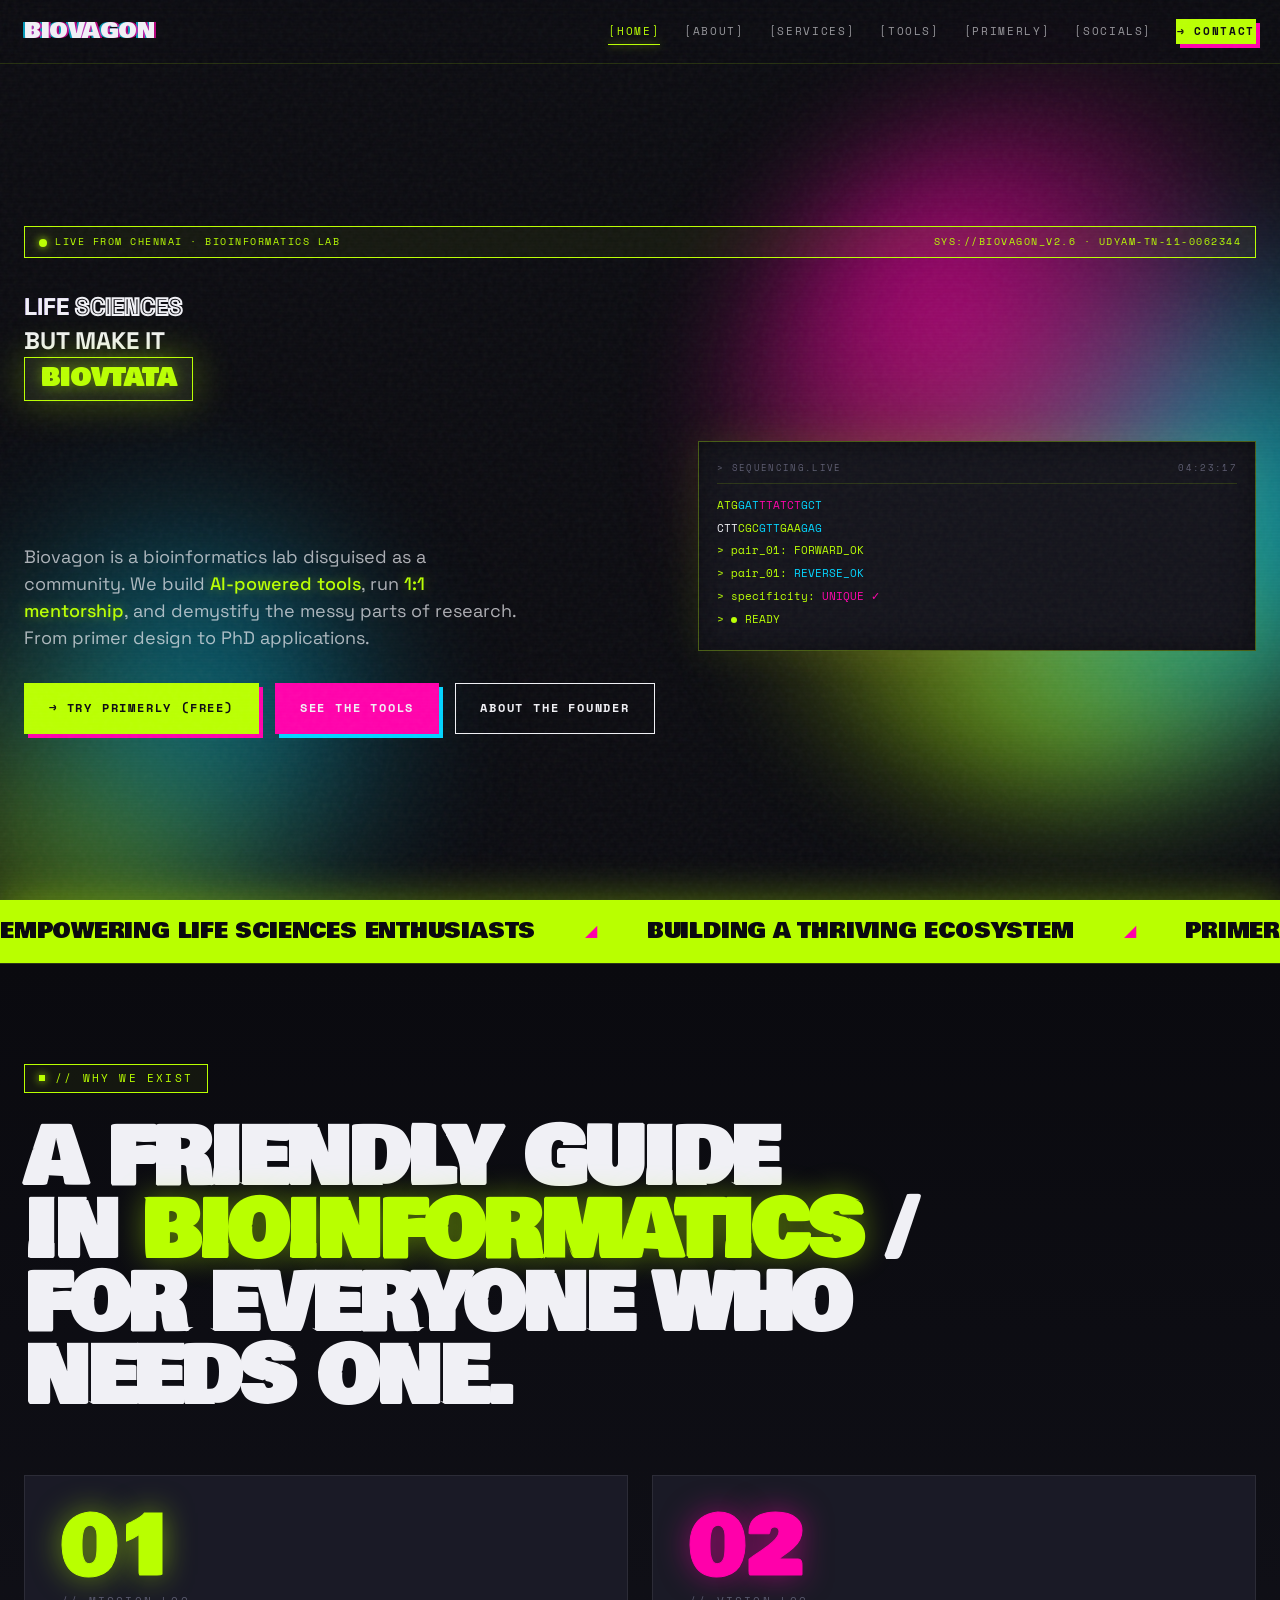
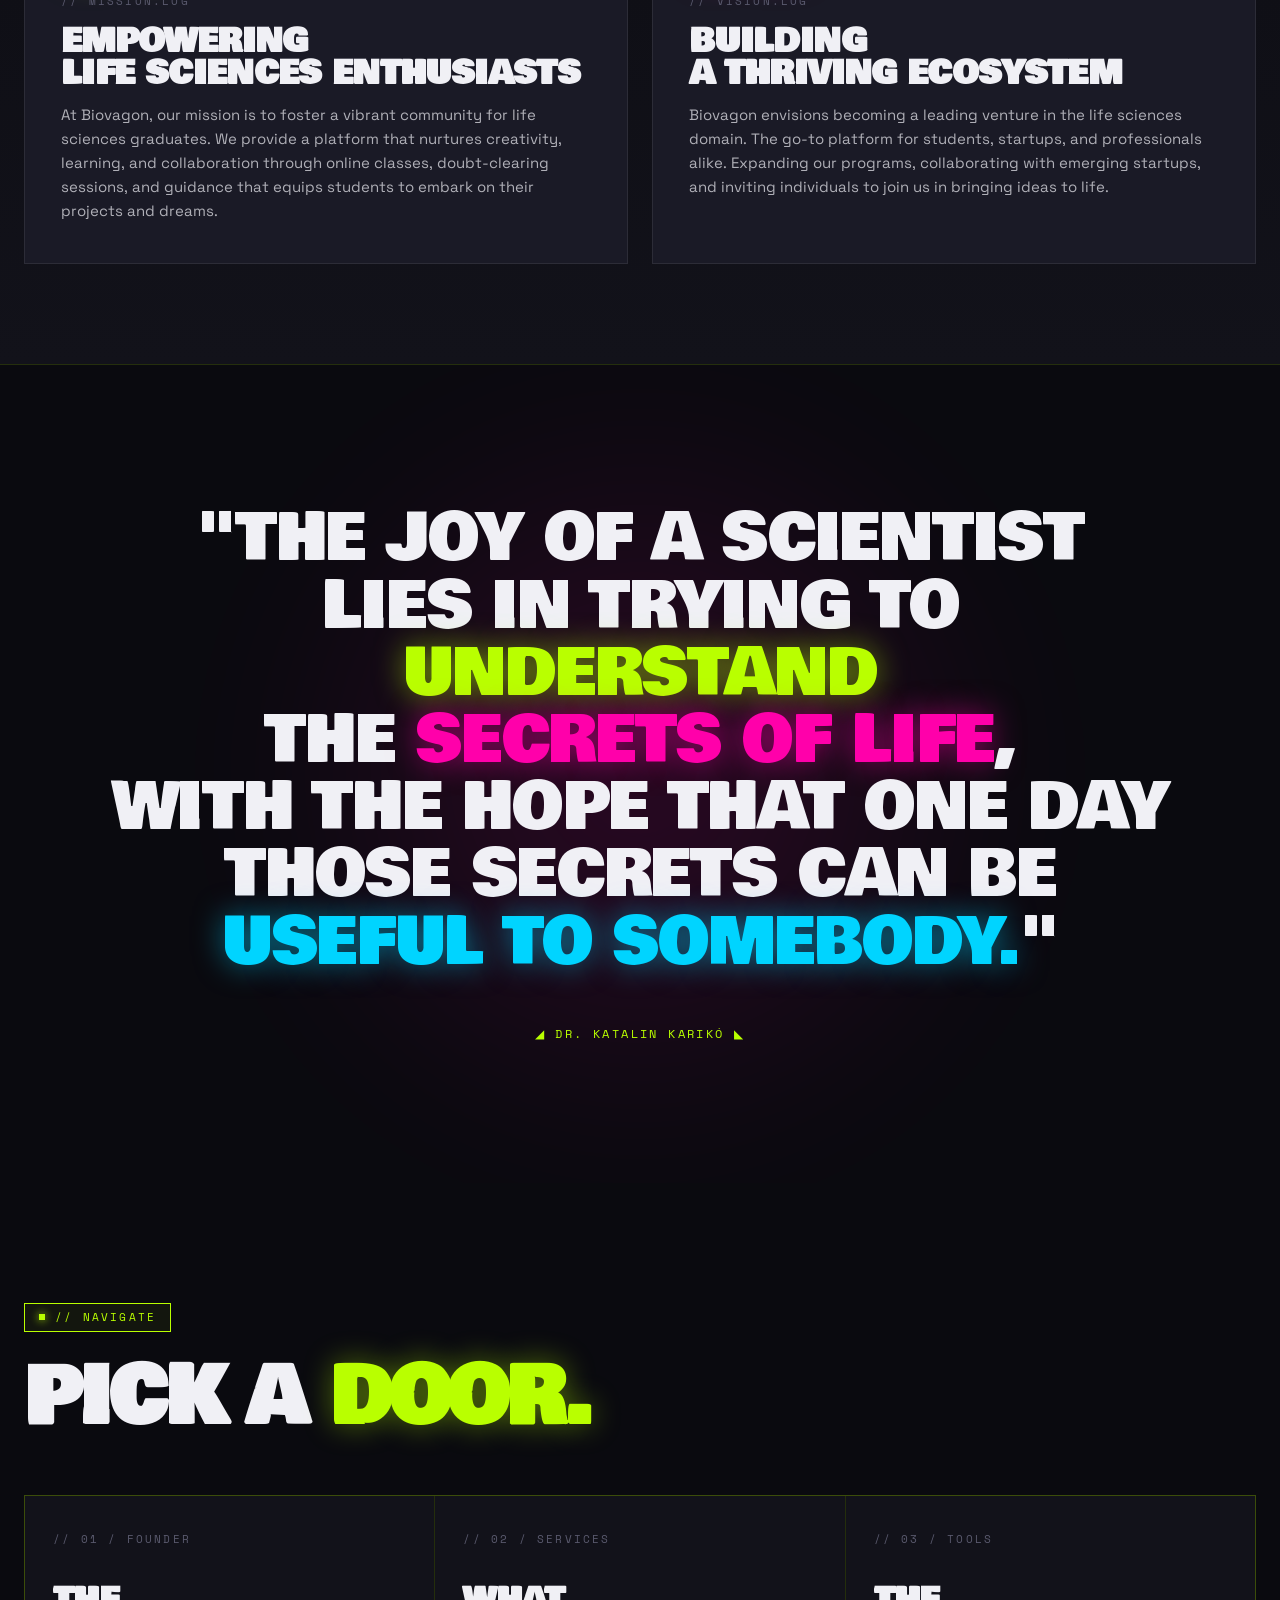
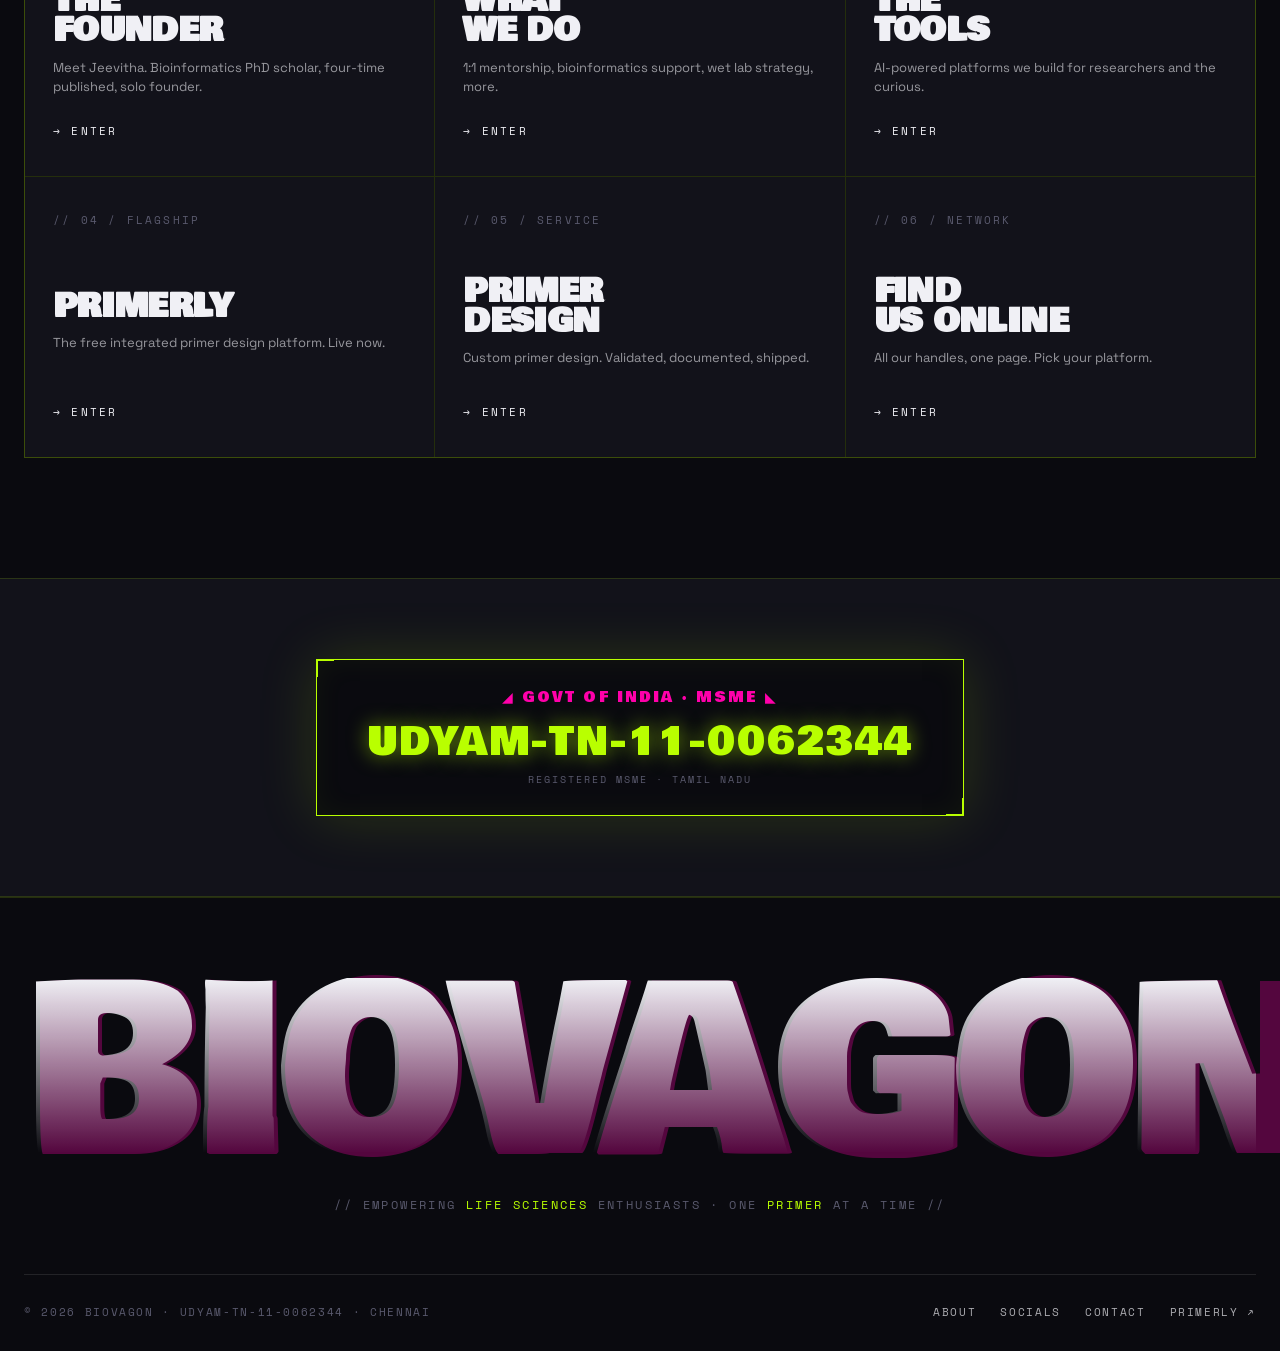
<file: uploads/biovagon-hyperpop-preview.html>
<!DOCTYPE html>
<html lang="en">
<head>
<meta charset="UTF-8" />
<meta name="viewport" content="width=device-width, initial-scale=1.0" />
<title>BIOVAGON // life sciences, but louder</title>
<link rel="preconnect" href="https://fonts.googleapis.com" />
<link rel="preconnect" href="https://fonts.gstatic.com" crossorigin />
<link href="https://fonts.googleapis.com/css2?family=Space+Grotesk:wght@300;400;500;700&family=Space+Mono:wght@400;700&family=Bowlby+One&display=swap" rel="stylesheet" />
<style>
  :root {
    --void: #0a0a0f;
    --void-2: #12121a;
    --void-3: #1a1a26;
    --acid: #b9ff00;
    --acid-glow: #d4ff4a;
    --magenta: #ff00aa;
    --magenta-glow: #ff4dc4;
    --electric: #00d4ff;
    --electric-glow: #4de8ff;
    --bone: #f0f0f5;
    --grey: #5a5a6e;
  }

  * { box-sizing: border-box; margin: 0; padding: 0; }
  html { scroll-behavior: smooth; }

  body {
    background: var(--void);
    color: var(--bone);
    font-family: 'Space Grotesk', sans-serif;
    line-height: 1.4;
    overflow-x: hidden;
    -webkit-font-smoothing: antialiased;
    cursor: default;
  }

  /* ─── CRT SCANLINES ─── */
  body::before {
    content: '';
    position: fixed; inset: 0;
    background-image: repeating-linear-gradient(
      0deg,
      rgba(255, 255, 255, 0.02) 0px,
      rgba(255, 255, 255, 0.02) 1px,
      transparent 1px,
      transparent 3px
    );
    pointer-events: none;
    z-index: 999;
    mix-blend-mode: overlay;
  }

  /* ─── NOISE ─── */
  body::after {
    content: '';
    position: fixed; inset: 0;
    background-image: url("data:image/svg+xml,%3Csvg viewBox='0 0 200 200' xmlns='http://www.w3.org/2000/svg'%3E%3Cfilter id='n'%3E%3CfeTurbulence type='fractalNoise' baseFrequency='0.9' numOctaves='3'/%3E%3C/filter%3E%3Crect width='100%25' height='100%25' filter='url(%23n)' opacity='0.6'/%3E%3C/svg%3E");
    opacity: 0.08;
    pointer-events: none;
    z-index: 998;
    mix-blend-mode: screen;
  }

  .mono { font-family: 'Space Mono', monospace; }
  .display { font-family: 'Bowlby One', sans-serif; }

  /* ─── CURSOR FOLLOWER ─── */
  .cursor-glow {
    position: fixed;
    width: 400px; height: 400px;
    background: radial-gradient(circle, rgba(185, 255, 0, 0.15) 0%, transparent 70%);
    pointer-events: none;
    z-index: 1;
    transform: translate(-50%, -50%);
    transition: opacity 0.3s;
    opacity: 0;
  }
  body:hover .cursor-glow { opacity: 1; }

  /* ─── NAV ─── */
  nav {
    position: fixed; top: 0; left: 0; right: 0;
    padding: 16px 24px;
    display: flex; justify-content: space-between; align-items: center;
    background: rgba(10, 10, 15, 0.7);
    backdrop-filter: blur(20px) saturate(180%);
    -webkit-backdrop-filter: blur(20px) saturate(180%);
    border-bottom: 1px solid rgba(185, 255, 0, 0.15);
    z-index: 100;
  }
  .logo {
    font-family: 'Bowlby One', sans-serif;
    font-size: 22px;
    color: var(--bone);
    text-decoration: none;
    letter-spacing: -0.02em;
    text-transform: uppercase;
    position: relative;
    transition: color 0.2s;
  }
  .logo::before {
    content: 'BIOVAGON';
    position: absolute; left: 0; top: 0;
    color: var(--magenta);
    z-index: -1;
    transform: translate(2px, 0);
    opacity: 0.7;
  }
  .logo::after {
    content: 'BIOVAGON';
    position: absolute; left: 0; top: 0;
    color: var(--electric);
    z-index: -2;
    transform: translate(-2px, 0);
    opacity: 0.7;
  }
  .nav-links {
    display: flex; gap: 24px; align-items: center;
    font-family: 'Space Mono', monospace;
    font-size: 11px;
    text-transform: uppercase;
    letter-spacing: 0.15em;
  }
  .nav-links a {
    color: var(--bone);
    text-decoration: none;
    opacity: 0.6;
    transition: all 0.2s;
    position: relative;
    padding: 4px 0;
  }
  .nav-links a:hover {
    opacity: 1;
    color: var(--acid);
    text-shadow: 0 0 12px rgba(185, 255, 0, 0.6);
  }
  .nav-links a.active {
    opacity: 1;
    color: var(--acid);
  }
  .nav-links a.active::after {
    content: '';
    position: absolute;
    left: 0; right: 0; bottom: -2px;
    height: 1px;
    background: var(--acid);
    box-shadow: 0 0 8px var(--acid);
  }
  .nav-cta {
    background: var(--acid);
    color: var(--void) !important;
    padding: 8px 16px;
    border-radius: 0;
    font-weight: 700;
    border: 1px solid var(--acid);
    box-shadow: 4px 4px 0 var(--magenta);
    transition: all 0.15s;
    opacity: 1 !important;
  }
  .nav-cta:hover {
    transform: translate(-2px, -2px);
    box-shadow: 6px 6px 0 var(--magenta);
    text-shadow: none !important;
  }

  .menu-btn {
    display: none;
    background: var(--acid);
    color: var(--void);
    border: none;
    padding: 8px 14px;
    font-family: 'Space Mono', monospace;
    font-size: 11px;
    font-weight: 700;
    text-transform: uppercase;
    cursor: pointer;
    letter-spacing: 0.1em;
  }

  /* ─── HERO ─── */
  #home {
    min-height: 100vh;
    padding: 120px 24px 60px;
    position: relative;
    display: flex; align-items: center;
    overflow: hidden;
  }

  /* gradient mesh blob */
  .mesh-blob {
    position: absolute;
    width: 700px; height: 700px;
    top: 50%; right: -150px;
    transform: translateY(-50%);
    border-radius: 50%;
    background: 
      radial-gradient(circle at 30% 30%, var(--magenta) 0%, transparent 50%),
      radial-gradient(circle at 70% 60%, var(--electric) 0%, transparent 50%),
      radial-gradient(circle at 50% 80%, var(--acid) 0%, transparent 60%);
    filter: blur(60px);
    opacity: 0.7;
    animation: meshSpin 20s linear infinite, meshPulse 8s ease-in-out infinite;
    z-index: 0;
  }
  @keyframes meshSpin {
    from { transform: translateY(-50%) rotate(0deg); }
    to { transform: translateY(-50%) rotate(360deg); }
  }
  @keyframes meshPulse {
    0%, 100% { filter: blur(60px); opacity: 0.7; }
    50% { filter: blur(80px); opacity: 0.85; }
  }

  /* secondary blob */
  .mesh-blob-2 {
    position: absolute;
    width: 500px; height: 500px;
    bottom: -100px; left: -100px;
    border-radius: 50%;
    background:
      radial-gradient(circle at 60% 40%, var(--electric) 0%, transparent 60%),
      radial-gradient(circle at 40% 70%, var(--acid) 0%, transparent 50%);
    filter: blur(70px);
    opacity: 0.5;
    animation: meshSpin 30s linear infinite reverse;
    z-index: 0;
  }

  .hero-inner {
    max-width: 1280px; margin: 0 auto; width: 100%;
    position: relative; z-index: 2;
  }

  /* ticker bar at top of hero */
  .status-bar {
    display: flex; justify-content: space-between; align-items: center;
    padding: 8px 14px;
    border: 1px solid var(--acid);
    background: rgba(185, 255, 0, 0.05);
    margin-bottom: 32px;
    font-family: 'Space Mono', monospace;
    font-size: 10px;
    text-transform: uppercase;
    letter-spacing: 0.15em;
    color: var(--acid);
    flex-wrap: wrap;
    gap: 12px;
  }
  .status-bar .dot {
    width: 8px; height: 8px;
    background: var(--acid);
    border-radius: 50%;
    box-shadow: 0 0 8px var(--acid);
    animation: blink 1.2s ease-in-out infinite;
    display: inline-block;
    margin-right: 8px;
    vertical-align: middle;
  }
  @keyframes blink {
    0%, 100% { opacity: 1; }
    50% { opacity: 0.3; }
  }

  /* MEGA HEADLINE */
  .hero h1 {
    font-family: 'Bowlby One', sans-serif;
    font-size: clamp(56px, 14vw, 220px);
    line-height: 0.85;
    letter-spacing: -0.04em;
    text-transform: uppercase;
    margin-bottom: 30px;
    position: relative;
    color: var(--bone);
  }

  /* glitch effect on headline */
  .glitch {
    position: relative;
    display: inline-block;
  }
  .glitch::before, .glitch::after {
    content: attr(data-text);
    position: absolute;
    top: 0; left: 0;
    width: 100%; height: 100%;
  }
  .glitch::before {
    color: var(--magenta);
    z-index: -1;
    animation: glitchAnim 4s infinite;
    mix-blend-mode: screen;
  }
  .glitch::after {
    color: var(--electric);
    z-index: -2;
    animation: glitchAnim 4s infinite reverse;
    mix-blend-mode: screen;
  }
  @keyframes glitchAnim {
    0%, 90%, 100% { transform: translate(0, 0); }
    92% { transform: translate(-3px, 0); }
    94% { transform: translate(3px, 0); }
    96% { transform: translate(-2px, 0); }
  }

  /* outline word */
  .outline {
    -webkit-text-stroke: 2px var(--bone);
    color: transparent;
    transition: all 0.3s;
  }
  .outline:hover {
    -webkit-text-stroke: 2px var(--acid);
    color: var(--acid);
    text-shadow: 0 0 30px rgba(185, 255, 0, 0.5);
  }

  /* highlighted word */
  .highlight {
    color: var(--acid);
    text-shadow: 0 0 30px rgba(185, 255, 0, 0.6);
    position: relative;
  }
  .highlight-mag {
    color: var(--magenta);
    text-shadow: 0 0 30px rgba(255, 0, 170, 0.6);
  }

  /* DNA DECODER (signature moment) */
  .decoder {
    display: inline-block;
    background: var(--void-2);
    border: 1px solid var(--acid);
    padding: 4px 16px;
    font-family: 'Bowlby One', sans-serif;
    color: var(--acid);
    text-shadow: 0 0 20px rgba(185, 255, 0, 0.7);
    box-shadow: 0 0 40px rgba(185, 255, 0, 0.3), inset 0 0 20px rgba(185, 255, 0, 0.1);
    cursor: pointer;
  }

  .hero-bottom {
    display: grid;
    grid-template-columns: 1.1fr 1fr;
    gap: 60px;
    align-items: end;
    margin-top: 40px;
  }
  .hero-bottom p {
    font-size: 18px;
    color: rgba(240, 240, 245, 0.7);
    max-width: 500px;
    line-height: 1.5;
  }
  .hero-bottom p strong {
    color: var(--acid);
    font-weight: 500;
    text-shadow: 0 0 12px rgba(185, 255, 0, 0.4);
  }

  /* sequence terminal */
  .sequence-term {
    background: var(--void-2);
    border: 1px solid rgba(185, 255, 0, 0.3);
    padding: 18px;
    font-family: 'Space Mono', monospace;
    font-size: 11px;
    line-height: 1.7;
    color: var(--acid);
    box-shadow: 0 0 40px rgba(185, 255, 0, 0.1), inset 0 0 30px rgba(0, 0, 0, 0.5);
    overflow: hidden;
  }
  .sequence-term .term-header {
    display: flex; justify-content: space-between;
    color: var(--grey);
    font-size: 9px;
    text-transform: uppercase;
    letter-spacing: 0.15em;
    margin-bottom: 12px;
    padding-bottom: 8px;
    border-bottom: 1px solid rgba(185, 255, 0, 0.15);
  }
  .sequence-term .term-line {
    word-break: break-all;
    margin-bottom: 4px;
  }
  .nuc-A { color: var(--acid); }
  .nuc-T { color: var(--magenta); }
  .nuc-G { color: var(--electric); }
  .nuc-C { color: var(--bone); }

  /* CTA buttons */
  .hero-cta { display: flex; gap: 16px; flex-wrap: wrap; margin-top: 32px; }

  .btn {
    font-family: 'Space Mono', monospace;
    font-size: 12px;
    font-weight: 700;
    padding: 16px 24px;
    text-transform: uppercase;
    letter-spacing: 0.15em;
    border: 1px solid currentColor;
    background: transparent;
    color: var(--bone);
    cursor: pointer;
    text-decoration: none;
    display: inline-flex;
    align-items: center;
    gap: 10px;
    transition: all 0.15s;
    position: relative;
  }
  .btn:hover {
    background: var(--bone);
    color: var(--void);
    box-shadow: 0 0 30px rgba(240, 240, 245, 0.4);
  }
  .btn-acid {
    background: var(--acid);
    color: var(--void);
    border-color: var(--acid);
    box-shadow: 4px 4px 0 var(--magenta);
  }
  .btn-acid:hover {
    transform: translate(-2px, -2px);
    box-shadow: 6px 6px 0 var(--magenta);
    background: var(--acid);
    color: var(--void);
  }
  .btn-mag {
    background: var(--magenta);
    color: var(--bone);
    border-color: var(--magenta);
    box-shadow: 4px 4px 0 var(--electric);
  }
  .btn-mag:hover {
    transform: translate(-2px, -2px);
    box-shadow: 6px 6px 0 var(--electric);
    background: var(--magenta);
    color: var(--bone);
  }

  /* ─── MARQUEE ─── */
  .marquee {
    overflow: hidden;
    background: var(--acid);
    color: var(--void);
    padding: 14px 0;
    border-top: 2px solid var(--acid);
    border-bottom: 2px solid var(--acid);
    position: relative;
    z-index: 2;
    box-shadow: 0 0 40px rgba(185, 255, 0, 0.4);
  }
  .marquee-track {
    display: flex; gap: 50px;
    white-space: nowrap;
    animation: scroll 25s linear infinite;
    width: max-content;
    font-family: 'Bowlby One', sans-serif;
    font-size: 22px;
    text-transform: uppercase;
    letter-spacing: -0.01em;
  }
  .marquee-track span { display: flex; align-items: center; gap: 50px; }
  .marquee-track span::after {
    content: '◢';
    color: var(--magenta);
    font-size: 16px;
  }
  @keyframes scroll {
    from { transform: translateX(0); }
    to { transform: translateX(-50%); }
  }

  /* ─── SECTIONS ─── */
  section {
    padding: 100px 24px;
    position: relative;
    z-index: 2;
  }
  .container { max-width: 1280px; margin: 0 auto; position: relative; }

  .section-tag {
    display: inline-flex; align-items: center; gap: 10px;
    font-family: 'Space Mono', monospace;
    font-size: 11px;
    text-transform: uppercase;
    letter-spacing: 0.2em;
    color: var(--acid);
    margin-bottom: 30px;
    padding: 6px 14px;
    border: 1px solid var(--acid);
    background: rgba(185, 255, 0, 0.05);
  }
  .section-tag::before {
    content: '';
    width: 6px; height: 6px;
    background: var(--acid);
    box-shadow: 0 0 8px var(--acid);
    animation: blink 1.2s infinite;
  }

  /* ─── MISSION/VISION SECTION ─── */
  #mv {
    background: linear-gradient(180deg, var(--void) 0%, var(--void-2) 100%);
    border-top: 1px solid rgba(185, 255, 0, 0.15);
    border-bottom: 1px solid rgba(185, 255, 0, 0.15);
  }
  .mv-h {
    font-family: 'Bowlby One', sans-serif;
    font-size: clamp(40px, 6vw, 90px);
    line-height: 0.95;
    letter-spacing: -0.03em;
    text-transform: uppercase;
    margin-bottom: 60px;
    max-width: 1000px;
  }

  .mv-grid {
    display: grid;
    grid-template-columns: 1fr 1fr;
    gap: 24px;
  }
  .mv-card {
    background: var(--void-3);
    border: 1px solid rgba(255, 255, 255, 0.08);
    padding: 40px 36px;
    position: relative;
    transition: all 0.3s;
    overflow: hidden;
  }
  .mv-card::before {
    content: '';
    position: absolute;
    top: 0; left: -100%;
    width: 100%; height: 2px;
    background: linear-gradient(90deg, transparent, var(--acid), transparent);
    transition: left 0.6s;
  }
  .mv-card:hover::before { left: 100%; }
  .mv-card:hover {
    border-color: var(--acid);
    box-shadow: 0 0 40px rgba(185, 255, 0, 0.2);
    transform: translateY(-4px);
  }
  .mv-card.mag:hover {
    border-color: var(--magenta);
    box-shadow: 0 0 40px rgba(255, 0, 170, 0.25);
  }
  .mv-card.mag::before {
    background: linear-gradient(90deg, transparent, var(--magenta), transparent);
  }

  .mv-num {
    font-family: 'Bowlby One', sans-serif;
    font-size: 80px;
    line-height: 0.8;
    color: var(--acid);
    text-shadow: 0 0 30px rgba(185, 255, 0, 0.5);
    margin-bottom: 14px;
    -webkit-text-stroke: 1px var(--acid);
  }
  .mv-card.mag .mv-num {
    color: var(--magenta);
    text-shadow: 0 0 30px rgba(255, 0, 170, 0.5);
    -webkit-text-stroke: 1px var(--magenta);
  }
  .mv-tag {
    font-family: 'Space Mono', monospace;
    font-size: 11px;
    text-transform: uppercase;
    letter-spacing: 0.2em;
    color: var(--grey);
    margin-bottom: 16px;
  }
  .mv-card h3 {
    font-family: 'Bowlby One', sans-serif;
    font-size: 32px;
    margin-bottom: 14px;
    line-height: 1;
    letter-spacing: -0.02em;
    text-transform: uppercase;
    color: var(--bone);
  }
  .mv-card p {
    font-size: 15px;
    line-height: 1.6;
    color: rgba(240, 240, 245, 0.7);
  }

  /* ─── QUOTE / RAVE ─── */
  #quote {
    background: var(--void);
    text-align: center;
    padding: 140px 24px;
    position: relative;
    overflow: hidden;
  }
  #quote::before {
    content: '';
    position: absolute;
    top: 50%; left: 50%;
    transform: translate(-50%, -50%);
    width: 800px; height: 800px;
    border-radius: 50%;
    background: radial-gradient(circle, var(--magenta) 0%, transparent 70%);
    opacity: 0.15;
    filter: blur(80px);
    animation: pulse-bg 4s ease-in-out infinite;
  }
  @keyframes pulse-bg {
    0%, 100% { transform: translate(-50%, -50%) scale(1); opacity: 0.15; }
    50% { transform: translate(-50%, -50%) scale(1.1); opacity: 0.25; }
  }
  #quote .container { max-width: 1100px; position: relative; z-index: 2; }

  .quote-text {
    font-family: 'Bowlby One', sans-serif;
    font-size: clamp(28px, 5vw, 72px);
    line-height: 1.05;
    letter-spacing: -0.02em;
    margin-bottom: 50px;
    text-transform: uppercase;
  }
  .quote-text .hl-acid {
    color: var(--acid);
    text-shadow: 0 0 30px rgba(185, 255, 0, 0.5);
  }
  .quote-text .hl-mag {
    color: var(--magenta);
    text-shadow: 0 0 30px rgba(255, 0, 170, 0.5);
  }
  .quote-text .hl-elec {
    color: var(--electric);
    text-shadow: 0 0 30px rgba(0, 212, 255, 0.5);
  }
  .quote-attr {
    font-family: 'Space Mono', monospace;
    font-size: 12px;
    text-transform: uppercase;
    letter-spacing: 0.2em;
    color: var(--acid);
  }
  .quote-attr::before { content: '◢ '; }
  .quote-attr::after { content: ' ◣'; }

  /* ─── EXPLORE TILES ─── */
  #explore {
    padding: 120px 24px;
  }
  .explore-h {
    font-family: 'Bowlby One', sans-serif;
    font-size: clamp(40px, 6vw, 90px);
    line-height: 0.95;
    letter-spacing: -0.03em;
    text-transform: uppercase;
    margin-bottom: 60px;
  }
  .explore-h em {
    color: var(--acid);
    font-style: normal;
    text-shadow: 0 0 30px rgba(185, 255, 0, 0.4);
  }

  .tile-grid {
    display: grid;
    grid-template-columns: repeat(3, 1fr);
    gap: 1px;
    background: rgba(185, 255, 0, 0.15);
    border: 1px solid rgba(185, 255, 0, 0.15);
  }
  .tile {
    background: var(--void-2);
    padding: 36px 28px;
    text-decoration: none;
    color: var(--bone);
    transition: all 0.3s;
    display: flex; flex-direction: column;
    min-height: 280px;
    justify-content: space-between;
    position: relative;
    overflow: hidden;
  }
  .tile:hover {
    background: var(--void-3);
  }
  .tile::after {
    content: '';
    position: absolute;
    top: 0; left: 0;
    width: 100%; height: 2px;
    background: var(--acid);
    transform: scaleX(0);
    transform-origin: left;
    transition: transform 0.4s ease;
    box-shadow: 0 0 12px var(--acid);
  }
  .tile:hover::after { transform: scaleX(1); }
  .tile.mag::after { background: var(--magenta); box-shadow: 0 0 12px var(--magenta); }
  .tile.elec::after { background: var(--electric); box-shadow: 0 0 12px var(--electric); }

  .tile-num {
    font-family: 'Space Mono', monospace;
    font-size: 11px;
    text-transform: uppercase;
    letter-spacing: 0.2em;
    color: var(--grey);
    margin-bottom: 30px;
  }
  .tile h3 {
    font-family: 'Bowlby One', sans-serif;
    font-size: 32px;
    line-height: 0.95;
    letter-spacing: -0.02em;
    text-transform: uppercase;
    margin-bottom: 12px;
    transition: color 0.3s;
  }
  .tile:hover h3 { color: var(--acid); }
  .tile.mag:hover h3 { color: var(--magenta); }
  .tile.elec:hover h3 { color: var(--electric); }
  .tile p {
    font-size: 13px;
    color: rgba(240, 240, 245, 0.6);
    margin-bottom: 20px;
    line-height: 1.5;
  }
  .tile-arrow {
    align-self: flex-start;
    font-family: 'Space Mono', monospace;
    font-size: 11px;
    text-transform: uppercase;
    letter-spacing: 0.2em;
    color: var(--bone);
    transition: all 0.3s;
    display: inline-flex; align-items: center; gap: 8px;
  }
  .tile:hover .tile-arrow {
    color: var(--acid);
    gap: 14px;
  }
  .tile.mag:hover .tile-arrow { color: var(--magenta); }
  .tile.elec:hover .tile-arrow { color: var(--electric); }

  /* ─── UDYAM ─── */
  #udyam {
    background: var(--void-2);
    padding: 80px 24px;
    text-align: center;
    border-top: 1px solid rgba(185, 255, 0, 0.15);
    border-bottom: 1px solid rgba(185, 255, 0, 0.15);
  }
  .udyam-card {
    display: inline-block;
    background: var(--void);
    border: 1px solid var(--acid);
    padding: 28px 50px;
    box-shadow: 0 0 60px rgba(185, 255, 0, 0.15), inset 0 0 30px rgba(185, 255, 0, 0.05);
    position: relative;
  }
  .udyam-card::before, .udyam-card::after {
    content: '';
    position: absolute;
    width: 16px; height: 16px;
    border: 2px solid var(--acid);
  }
  .udyam-card::before { top: -1px; left: -1px; border-right: 0; border-bottom: 0; }
  .udyam-card::after { bottom: -1px; right: -1px; border-left: 0; border-top: 0; }
  .udyam-flag {
    font-family: 'Bowlby One', sans-serif;
    font-size: 14px;
    color: var(--magenta);
    margin-bottom: 8px;
    text-transform: uppercase;
    letter-spacing: 0.15em;
  }
  .udyam-id {
    font-family: 'Bowlby One', sans-serif;
    font-size: clamp(24px, 3vw, 38px);
    color: var(--acid);
    letter-spacing: 0.05em;
    text-shadow: 0 0 20px rgba(185, 255, 0, 0.5);
    margin-bottom: 4px;
  }
  .udyam-sub {
    font-family: 'Space Mono', monospace;
    font-size: 10px;
    text-transform: uppercase;
    letter-spacing: 0.2em;
    color: var(--grey);
  }

  /* ─── FOOTER ─── */
  footer {
    background: var(--void);
    padding: 80px 24px 30px;
    position: relative;
    z-index: 2;
    border-top: 1px solid rgba(185, 255, 0, 0.15);
  }
  .footer-mega {
    font-family: 'Bowlby One', sans-serif;
    font-size: clamp(80px, 18vw, 280px);
    line-height: 0.85;
    letter-spacing: -0.04em;
    text-align: center;
    margin-bottom: 24px;
    text-transform: uppercase;
    background: linear-gradient(180deg, var(--bone) 0%, transparent 90%);
    -webkit-background-clip: text;
    -webkit-text-fill-color: transparent;
    background-clip: text;
    position: relative;
  }
  .footer-mega::before {
    content: 'BIOVAGON';
    position: absolute; left: 0; top: 0;
    width: 100%;
    color: var(--magenta);
    -webkit-text-fill-color: var(--magenta);
    z-index: -1;
    transform: translate(4px, 0);
    opacity: 0.3;
  }
  .footer-tagline {
    text-align: center;
    font-family: 'Space Mono', monospace;
    font-size: 12px;
    text-transform: uppercase;
    letter-spacing: 0.2em;
    color: var(--grey);
    margin-bottom: 60px;
  }
  .footer-tagline span { color: var(--acid); }
  .footer-bottom {
    max-width: 1280px; margin: 0 auto;
    padding-top: 30px;
    border-top: 1px solid rgba(255, 255, 255, 0.1);
    display: flex; justify-content: space-between; align-items: center;
    flex-wrap: wrap; gap: 16px;
    font-family: 'Space Mono', monospace;
    font-size: 11px;
    text-transform: uppercase;
    letter-spacing: 0.15em;
    color: var(--grey);
  }
  .footer-bottom a {
    color: var(--bone);
    text-decoration: none;
    opacity: 0.7;
    transition: all 0.2s;
  }
  .footer-bottom a:hover {
    opacity: 1;
    color: var(--acid);
    text-shadow: 0 0 8px var(--acid);
  }
  .footer-bottom .links { display: flex; gap: 24px; flex-wrap: wrap; }

  /* ─── REVEAL ─── */
  .reveal {
    opacity: 0;
    transform: translateY(40px);
    transition: opacity 0.8s ease, transform 0.8s ease;
  }
  .reveal.in { opacity: 1; transform: translateY(0); }

  /* ─── RESPONSIVE ─── */
  @media (max-width: 900px) {
    nav { padding: 12px 16px; }
    .nav-links { display: none; }
    .nav-links.open {
      display: flex; flex-direction: column;
      position: absolute; top: 100%; left: 0; right: 0;
      background: var(--void);
      padding: 22px;
      border-bottom: 1px solid var(--acid);
      gap: 14px;
    }
    .menu-btn { display: block; }

    section { padding: 70px 18px; }
    #home { padding: 100px 18px 60px; }
    .hero-bottom, .mv-grid { grid-template-columns: 1fr; gap: 36px; }
    .tile-grid { grid-template-columns: 1fr; }
    .mesh-blob { width: 500px; height: 500px; right: -200px; }
  }

  /* type scrambler hover */
  .scramble-hover {
    cursor: pointer;
    transition: color 0.2s;
  }
</style>
</head>
<body>

<div class="cursor-glow" id="cursor"></div>

<!-- NAV -->
<nav>
  <a href="index.html" class="logo">BIOVAGON</a>
  <div class="nav-links" id="navLinks">
    <a href="index.html" class="active">[home]</a>
    <a href="about.html">[about]</a>
    <a href="what-we-do.html">[services]</a>
    <a href="tools.html">[tools]</a>
    <a href="primerly.html">[primerly]</a>
    <a href="socials.html">[socials]</a>
    <a href="contact.html" class="nav-cta">→ contact</a>
  </div>
  <button class="menu-btn" onclick="document.getElementById('navLinks').classList.toggle('open')">menu</button>
</nav>

<!-- HERO -->
<section id="home">
  <div class="mesh-blob"></div>
  <div class="mesh-blob-2"></div>

  <div class="hero-inner">
    <div class="status-bar">
      <div><span class="dot"></span>LIVE FROM CHENNAI · BIOINFORMATICS LAB</div>
      <div>SYS://BIOVAGON_v2.6 · UDYAM-TN-11-0062344</div>
    </div>

    <h1>
      <span class="glitch" data-text="LIFE">LIFE</span>
      <span class="outline scramble-hover" data-original="SCIENCES">SCIENCES</span><br />
      BUT MAKE IT<br />
      <span class="decoder" id="decoder">[DECODING...]</span>
    </h1>

    <div class="hero-bottom">
      <p>
        Biovagon is a bioinformatics lab disguised as a community. We build <strong>AI-powered tools</strong>, run <strong>1:1 mentorship</strong>, and demystify the messy parts of research. From primer design to PhD applications.
      </p>

      <div class="sequence-term">
        <div class="term-header">
          <span>&gt; sequencing.live</span>
          <span>04:23:17</span>
        </div>
        <div class="term-line">
          <span class="nuc-A">ATG</span><span class="nuc-G">GAT</span><span class="nuc-T">TTA</span><span class="nuc-T">TCT</span><span class="nuc-G">GCT</span>
        </div>
        <div class="term-line">
          <span class="nuc-C">CTT</span><span class="nuc-A">CGC</span><span class="nuc-G">GTT</span><span class="nuc-A">GAA</span><span class="nuc-G">GAG</span>
        </div>
        <div class="term-line">
          &gt; pair_01: <span class="nuc-A">FORWARD_OK</span>
        </div>
        <div class="term-line">
          &gt; pair_01: <span class="nuc-G">REVERSE_OK</span>
        </div>
        <div class="term-line">
          &gt; specificity: <span style="color: var(--magenta)">UNIQUE ✓</span>
        </div>
        <div class="term-line">
          &gt; <span class="dot" style="display:inline-block;width:6px;height:6px;background:var(--acid);border-radius:50%;margin-right:8px;animation:blink 1.2s infinite;"></span>READY
        </div>
      </div>
    </div>

    <div class="hero-cta">
      <a href="primerly.html" class="btn btn-acid">→ TRY PRIMERLY (FREE)</a>
      <a href="tools.html" class="btn btn-mag">SEE THE TOOLS</a>
      <a href="about.html" class="btn">ABOUT THE FOUNDER</a>
    </div>
  </div>
</section>

<!-- MARQUEE -->
<div class="marquee">
  <div class="marquee-track">
    <span>EMPOWERING LIFE SCIENCES ENTHUSIASTS</span>
    <span>BUILDING A THRIVING ECOSYSTEM</span>
    <span>PRIMER DESIGN, DEMYSTIFIED</span>
    <span>1:1 MENTORSHIP THAT WORKS</span>
    <span>BENCH TO BIOINFORMATICS</span>
    <span>EMPOWERING LIFE SCIENCES ENTHUSIASTS</span>
    <span>BUILDING A THRIVING ECOSYSTEM</span>
    <span>PRIMER DESIGN, DEMYSTIFIED</span>
    <span>1:1 MENTORSHIP THAT WORKS</span>
    <span>BENCH TO BIOINFORMATICS</span>
  </div>
</div>

<!-- MISSION + VISION -->
<section id="mv">
  <div class="container">
    <div class="section-tag">// why we exist</div>
    <h2 class="mv-h">A FRIENDLY GUIDE<br />IN <span style="color:var(--acid); text-shadow: 0 0 30px rgba(185,255,0,0.4);">BIOINFORMATICS</span> /<br />FOR EVERYONE WHO<br />NEEDS ONE.</h2>

    <div class="mv-grid">
      <div class="mv-card">
        <div class="mv-num">01</div>
        <div class="mv-tag">// MISSION.LOG</div>
        <h3>Empowering<br />life sciences enthusiasts</h3>
        <p>At Biovagon, our mission is to foster a vibrant community for life sciences graduates. We provide a platform that nurtures creativity, learning, and collaboration through online classes, doubt-clearing sessions, and guidance that equips students to embark on their projects and dreams.</p>
      </div>
      <div class="mv-card mag">
        <div class="mv-num">02</div>
        <div class="mv-tag">// VISION.LOG</div>
        <h3>Building<br />a thriving ecosystem</h3>
        <p>Biovagon envisions becoming a leading venture in the life sciences domain. The go-to platform for students, startups, and professionals alike. Expanding our programs, collaborating with emerging startups, and inviting individuals to join us in bringing ideas to life.</p>
      </div>
    </div>
  </div>
</section>

<!-- QUOTE -->
<section id="quote">
  <div class="container">
    <p class="quote-text">
      "THE JOY OF A SCIENTIST<br />
      LIES IN TRYING TO <span class="hl-acid">UNDERSTAND</span><br />
      THE <span class="hl-mag">SECRETS OF LIFE</span>,<br />
      WITH THE HOPE THAT ONE DAY<br />
      THOSE SECRETS CAN BE<br />
      <span class="hl-elec">USEFUL TO SOMEBODY.</span>"
    </p>
    <div class="quote-attr">DR. KATALIN KARIKÓ</div>
  </div>
</section>

<!-- EXPLORE -->
<section id="explore">
  <div class="container">
    <div class="section-tag">// navigate</div>
    <h2 class="explore-h">PICK A <em>DOOR.</em></h2>

    <div class="tile-grid">
      <a href="about.html" class="tile">
        <div class="tile-num">// 01 / FOUNDER</div>
        <div>
          <h3>The<br />founder</h3>
          <p>Meet Jeevitha. Bioinformatics PhD scholar, four-time published, solo founder.</p>
        </div>
        <div class="tile-arrow">→ ENTER</div>
      </a>
      <a href="what-we-do.html" class="tile mag">
        <div class="tile-num">// 02 / SERVICES</div>
        <div>
          <h3>What<br />we do</h3>
          <p>1:1 mentorship, bioinformatics support, wet lab strategy, more.</p>
        </div>
        <div class="tile-arrow">→ ENTER</div>
      </a>
      <a href="tools.html" class="tile elec">
        <div class="tile-num">// 03 / TOOLS</div>
        <div>
          <h3>The<br />tools</h3>
          <p>AI-powered platforms we build for researchers and the curious.</p>
        </div>
        <div class="tile-arrow">→ ENTER</div>
      </a>
      <a href="primerly.html" class="tile">
        <div class="tile-num">// 04 / FLAGSHIP</div>
        <div>
          <h3>Primerly</h3>
          <p>The free integrated primer design platform. Live now.</p>
        </div>
        <div class="tile-arrow">→ ENTER</div>
      </a>
      <a href="primer-service.html" class="tile mag">
        <div class="tile-num">// 05 / SERVICE</div>
        <div>
          <h3>Primer<br />design</h3>
          <p>Custom primer design. Validated, documented, shipped.</p>
        </div>
        <div class="tile-arrow">→ ENTER</div>
      </a>
      <a href="socials.html" class="tile elec">
        <div class="tile-num">// 06 / NETWORK</div>
        <div>
          <h3>Find<br />us online</h3>
          <p>All our handles, one page. Pick your platform.</p>
        </div>
        <div class="tile-arrow">→ ENTER</div>
      </a>
    </div>
  </div>
</section>

<!-- UDYAM -->
<section id="udyam">
  <div class="container">
    <div class="udyam-card">
      <div class="udyam-flag">◢ GOVT OF INDIA · MSME ◣</div>
      <div class="udyam-id">UDYAM-TN-11-0062344</div>
      <div class="udyam-sub">registered MSME · tamil nadu</div>
    </div>
  </div>
</section>

<!-- FOOTER -->
<footer>
  <div class="footer-mega">BIOVAGON</div>
  <p class="footer-tagline">// EMPOWERING <span>LIFE SCIENCES</span> ENTHUSIASTS · ONE <span>PRIMER</span> AT A TIME //</p>
  <div class="footer-bottom">
    <div>© 2026 BIOVAGON · UDYAM-TN-11-0062344 · CHENNAI</div>
    <div class="links">
      <a href="about.html">about</a>
      <a href="socials.html">socials</a>
      <a href="contact.html">contact</a>
      <a href="https://primerly.onrender.com" target="_blank">primerly ↗</a>
    </div>
  </div>
</footer>

<script>
  // ─── DNA DECODER (signature moment) ───
  const decoder = document.getElementById('decoder');
  const target = 'BIOVAGON';
  const nucleotides = 'ATGC';
  let frame = 0;
  let decoded = 0;

  function animateDecoder() {
    frame++;

    // every 8 frames, lock in a new letter
    if (frame % 8 === 0 && decoded < target.length) {
      decoded++;
    }

    // build display
    let display = '';
    for (let i = 0; i < target.length; i++) {
      if (i < decoded) {
        display += target[i];
      } else {
        display += nucleotides[Math.floor(Math.random() * nucleotides.length)];
      }
    }
    decoder.textContent = display;

    // restart cycle
    if (decoded === target.length && frame % 8 === 0) {
      setTimeout(() => {
        frame = 0;
        decoded = 0;
      }, 2000);
    }

    requestAnimationFrame(animateDecoder);
  }
  animateDecoder();

  // ─── SCRAMBLE HOVER ─── (text shuffles to random chars then back)
  document.querySelectorAll('.scramble-hover').forEach(el => {
    const original = el.textContent;
    el.dataset.original = original;
    let interval;

    el.addEventListener('mouseenter', () => {
      let iter = 0;
      clearInterval(interval);
      interval = setInterval(() => {
        el.textContent = original
          .split('')
          .map((c, i) => i < iter ? original[i] : 'ATGC▓▒░◢◣'.charAt(Math.floor(Math.random() * 9)))
          .join('');
        if (iter >= original.length) clearInterval(interval);
        iter += 1/2;
      }, 25);
    });
  });

  // ─── CURSOR GLOW ───
  const cursor = document.getElementById('cursor');
  document.addEventListener('mousemove', (e) => {
    cursor.style.left = e.clientX + 'px';
    cursor.style.top = e.clientY + 'px';
    cursor.style.opacity = '1';
  });

  // ─── REVEAL ───
  const obs = new IntersectionObserver((entries) => {
    entries.forEach(entry => {
      if (entry.isIntersecting) entry.target.classList.add('in');
    });
  }, { threshold: 0.1 });
  document.querySelectorAll('section .container').forEach(el => {
    el.classList.add('reveal');
    obs.observe(el);
  });
</script>

</body>
</html>
</file>
<file: shared.css>
/* ═══════════════════════════════════════════
   BIOVAGON · SHARED DESIGN SYSTEM
   ═══════════════════════════════════════════ */

@import url('https://fonts.googleapis.com/css2?family=Space+Grotesk:wght@300;400;500;700&family=Space+Mono:wght@400;700&family=Bowlby+One&display=swap');

:root {
  --void: #0a0a0f;
  --void-2: #12121a;
  --void-3: #1a1a26;
  --acid: #b9ff00;
  --acid-glow: #d4ff4a;
  --magenta: #ff00aa;
  --magenta-glow: #ff4dc4;
  --electric: #00d4ff;
  --electric-glow: #4de8ff;
  --bone: #f0f0f5;
  --grey: #5a5a6e;
}

* { box-sizing: border-box; margin: 0; padding: 0; }
html { scroll-behavior: smooth; }

body {
  background: var(--void);
  color: var(--bone);
  font-family: 'Space Grotesk', sans-serif;
  line-height: 1.4;
  overflow-x: hidden;
  -webkit-font-smoothing: antialiased;
  cursor: default;
}

/* CRT SCANLINES */
body::before {
  content: '';
  position: fixed; inset: 0;
  background-image: repeating-linear-gradient(
    0deg,
    rgba(255,255,255,0.02) 0px,
    rgba(255,255,255,0.02) 1px,
    transparent 1px,
    transparent 3px
  );
  pointer-events: none;
  z-index: 999;
  mix-blend-mode: overlay;
}

/* NOISE */
body::after {
  content: '';
  position: fixed; inset: 0;
  background-image: url("data:image/svg+xml,%3Csvg viewBox='0 0 200 200' xmlns='http://www.w3.org/2000/svg'%3E%3Cfilter id='n'%3E%3CfeTurbulence type='fractalNoise' baseFrequency='0.9' numOctaves='3'/%3E%3C/filter%3E%3Crect width='100%25' height='100%25' filter='url(%23n)' opacity='0.6'/%3E%3C/svg%3E");
  opacity: 0.08;
  pointer-events: none;
  z-index: 998;
  mix-blend-mode: screen;
}

.mono { font-family: 'Space Mono', monospace; }
.display { font-family: 'Bowlby One', sans-serif; }

/* CURSOR FOLLOWER */
.cursor-glow {
  position: fixed;
  width: 400px; height: 400px;
  background: radial-gradient(circle, rgba(185,255,0,0.15) 0%, transparent 70%);
  pointer-events: none;
  z-index: 1;
  transform: translate(-50%,-50%);
  transition: opacity 0.3s;
  opacity: 0;
}
body:hover .cursor-glow { opacity: 1; }

/* ─── NAV ─── */
nav {
  position: fixed; top: 0; left: 0; right: 0;
  padding: 16px 24px;
  display: flex; justify-content: space-between; align-items: center;
  background: rgba(10,10,15,0.7);
  backdrop-filter: blur(20px) saturate(180%);
  -webkit-backdrop-filter: blur(20px) saturate(180%);
  border-bottom: 1px solid rgba(185,255,0,0.15);
  z-index: 100;
}
.logo {
  font-family: 'Bowlby One', sans-serif;
  font-size: 22px;
  color: var(--bone);
  text-decoration: none;
  letter-spacing: -0.02em;
  text-transform: uppercase;
  position: relative;
  transition: color 0.2s;
}
.logo::before {
  content: 'BIOVAGON';
  position: absolute; left: 0; top: 0;
  color: var(--magenta);
  z-index: -1;
  transform: translate(2px, 0);
  opacity: 0.7;
}
.logo::after {
  content: 'BIOVAGON';
  position: absolute; left: 0; top: 0;
  color: var(--electric);
  z-index: -2;
  transform: translate(-2px, 0);
  opacity: 0.7;
}
.nav-links {
  display: flex; gap: 24px; align-items: center;
  font-family: 'Space Mono', monospace;
  font-size: 11px;
  text-transform: uppercase;
  letter-spacing: 0.15em;
}
.nav-links a {
  color: var(--bone);
  text-decoration: none;
  opacity: 0.6;
  transition: all 0.2s;
  position: relative;
  padding: 4px 0;
}
.nav-links a:hover { opacity: 1; color: var(--acid); text-shadow: 0 0 12px rgba(185,255,0,0.6); }
.nav-links a.active { opacity: 1; color: var(--acid); }
.nav-links a.active::after {
  content: '';
  position: absolute;
  left: 0; right: 0; bottom: -2px;
  height: 1px;
  background: var(--acid);
  box-shadow: 0 0 8px var(--acid);
}
.nav-cta {
  background: var(--acid);
  color: var(--void) !important;
  padding: 8px 16px;
  border-radius: 0;
  font-weight: 700;
  border: 1px solid var(--acid);
  box-shadow: 4px 4px 0 var(--magenta);
  transition: all 0.15s;
  opacity: 1 !important;
}
.nav-cta:hover {
  transform: translate(-2px,-2px);
  box-shadow: 6px 6px 0 var(--magenta);
  text-shadow: none !important;
}
/* ─── NAV DROPDOWN ─── */
.nav-dropdown {
  position: relative;
  display: flex;
  align-items: center;
}
.nav-dropdown-menu {
  position: absolute;
  top: calc(100% + 12px);
  left: 50%;
  transform: translateX(-50%) translateY(-6px);
  background: rgba(10,10,15,0.97);
  border: 1px solid rgba(185,255,0,0.2);
  backdrop-filter: blur(20px);
  -webkit-backdrop-filter: blur(20px);
  box-shadow: 0 8px 32px rgba(0,0,0,0.7), 0 0 20px rgba(185,255,0,0.06);
  min-width: 170px;
  display: flex;
  flex-direction: column;
  opacity: 0;
  pointer-events: none;
  transition: opacity 0.18s, transform 0.18s;
  z-index: 200;
}
.nav-dropdown:hover .nav-dropdown-menu {
  opacity: 1;
  pointer-events: all;
  transform: translateX(-50%) translateY(0);
}
.nav-dropdown-menu::before {
  content: '';
  position: absolute;
  top: -5px; left: 50%;
  transform: translateX(-50%);
  width: 0; height: 0;
  border-left: 5px solid transparent;
  border-right: 5px solid transparent;
  border-bottom: 5px solid rgba(185,255,0,0.3);
}
.nav-dropdown-menu a {
  padding: 10px 16px;
  font-family: 'Space Mono', monospace;
  font-size: 10px;
  text-transform: uppercase;
  letter-spacing: 0.15em;
  color: var(--bone);
  opacity: 0.65;
  transition: all 0.15s;
  border-bottom: 1px solid rgba(185,255,0,0.07);
  white-space: nowrap;
  text-decoration: none;
  display: block;
}
.nav-dropdown-menu a:last-child { border-bottom: none; }
.nav-dropdown-menu a:hover {
  opacity: 1;
  color: var(--acid);
  background: rgba(185,255,0,0.05);
  text-shadow: 0 0 10px rgba(185,255,0,0.5);
}
.nav-dropdown-menu a.active { opacity: 1; color: var(--acid); }

.menu-btn {
  display: none;
  background: var(--acid);
  color: var(--void);
  border: none;
  padding: 8px 14px;
  font-family: 'Space Mono', monospace;
  font-size: 11px;
  font-weight: 700;
  text-transform: uppercase;
  cursor: pointer;
  letter-spacing: 0.1em;
}

/* ─── PAGE HERO ─── */
.page-hero {
  min-height: 60vh;
  padding: 140px 24px 80px;
  position: relative;
  display: flex; align-items: flex-end;
  overflow: hidden;
  border-bottom: 1px solid rgba(185,255,0,0.15);
}
.page-hero-inner { max-width: 1280px; margin: 0 auto; width: 100%; position: relative; z-index: 2; }
.page-hero-tag {
  font-family: 'Space Mono', monospace;
  font-size: 11px;
  text-transform: uppercase;
  letter-spacing: 0.2em;
  color: var(--acid);
  margin-bottom: 20px;
  display: flex; align-items: center; gap: 10px;
}
.page-hero-tag::before {
  content: '';
  width: 6px; height: 6px;
  background: var(--acid);
  box-shadow: 0 0 8px var(--acid);
  animation: blink 1.2s infinite;
}
.page-hero h1 {
  font-family: 'Bowlby One', sans-serif;
  font-size: clamp(56px, 12vw, 180px);
  line-height: 0.88;
  letter-spacing: -0.04em;
  text-transform: uppercase;
  color: var(--bone);
}
.page-hero h1 .accent { color: var(--acid); text-shadow: 0 0 40px rgba(185,255,0,0.5); }
.page-hero h1 .acc-mag { color: var(--magenta); text-shadow: 0 0 40px rgba(255,0,170,0.5); }
.page-hero h1 .acc-elec { color: var(--electric); text-shadow: 0 0 40px rgba(0,212,255,0.5); }
.page-hero h1 .outline {
  -webkit-text-stroke: 2px var(--bone);
  color: transparent;
}

/* ─── SECTIONS ─── */
section { padding: 100px 24px; position: relative; z-index: 2; }
.container { max-width: 1280px; margin: 0 auto; position: relative; }

.section-tag {
  display: inline-flex; align-items: center; gap: 10px;
  font-family: 'Space Mono', monospace;
  font-size: 11px;
  text-transform: uppercase;
  letter-spacing: 0.2em;
  color: var(--acid);
  margin-bottom: 30px;
  padding: 6px 14px;
  border: 1px solid var(--acid);
  background: rgba(185,255,0,0.05);
}
.section-tag::before {
  content: '';
  width: 6px; height: 6px;
  background: var(--acid);
  box-shadow: 0 0 8px var(--acid);
  animation: blink 1.2s infinite;
}
.section-tag.mag { color: var(--magenta); border-color: var(--magenta); background: rgba(255,0,170,0.05); }
.section-tag.mag::before { background: var(--magenta); box-shadow: 0 0 8px var(--magenta); }
.section-tag.elec { color: var(--electric); border-color: var(--electric); background: rgba(0,212,255,0.05); }
.section-tag.elec::before { background: var(--electric); box-shadow: 0 0 8px var(--electric); }

.section-h {
  font-family: 'Bowlby One', sans-serif;
  font-size: clamp(40px, 6vw, 90px);
  line-height: 0.95;
  letter-spacing: -0.03em;
  text-transform: uppercase;
  margin-bottom: 60px;
  max-width: 1000px;
}
.section-h .a { color: var(--acid); text-shadow: 0 0 30px rgba(185,255,0,0.4); }
.section-h .m { color: var(--magenta); text-shadow: 0 0 30px rgba(255,0,170,0.4); }
.section-h .e { color: var(--electric); text-shadow: 0 0 30px rgba(0,212,255,0.4); }

/* ─── BUTTONS ─── */
.btn {
  font-family: 'Space Mono', monospace;
  font-size: 12px;
  font-weight: 700;
  padding: 16px 24px;
  text-transform: uppercase;
  letter-spacing: 0.15em;
  border: 1px solid currentColor;
  background: transparent;
  color: var(--bone);
  cursor: pointer;
  text-decoration: none;
  display: inline-flex;
  align-items: center;
  gap: 10px;
  transition: all 0.15s;
}
.btn:hover { background: var(--bone); color: var(--void); box-shadow: 0 0 30px rgba(240,240,245,0.4); }
.btn-acid {
  background: var(--acid); color: var(--void); border-color: var(--acid);
  box-shadow: 4px 4px 0 var(--magenta);
}
.btn-acid:hover { transform: translate(-2px,-2px); box-shadow: 6px 6px 0 var(--magenta); background: var(--acid); color: var(--void); }
.btn-mag {
  background: var(--magenta); color: var(--bone); border-color: var(--magenta);
  box-shadow: 4px 4px 0 var(--electric);
}
.btn-mag:hover { transform: translate(-2px,-2px); box-shadow: 6px 6px 0 var(--electric); background: var(--magenta); color: var(--bone); }
.btn-elec {
  background: var(--electric); color: var(--void); border-color: var(--electric);
  box-shadow: 4px 4px 0 var(--acid);
}
.btn-elec:hover { transform: translate(-2px,-2px); box-shadow: 6px 6px 0 var(--acid); background: var(--electric); color: var(--void); }

.cta-group { display: flex; gap: 16px; flex-wrap: wrap; margin-top: 32px; }

/* ─── MARQUEE ─── */
.marquee {
  overflow: hidden;
  background: var(--acid);
  color: var(--void);
  padding: 14px 0;
  border-top: 2px solid var(--acid);
  border-bottom: 2px solid var(--acid);
  position: relative; z-index: 2;
  box-shadow: 0 0 40px rgba(185,255,0,0.4);
}
.marquee.mag { background: var(--magenta); border-color: var(--magenta); box-shadow: 0 0 40px rgba(255,0,170,0.4); }
.marquee.elec { background: var(--electric); border-color: var(--electric); box-shadow: 0 0 40px rgba(0,212,255,0.4); }
.marquee-track {
  display: flex; gap: 50px;
  white-space: nowrap;
  animation: scroll 25s linear infinite;
  width: max-content;
  font-family: 'Bowlby One', sans-serif;
  font-size: 22px;
  text-transform: uppercase;
  letter-spacing: -0.01em;
}
.marquee-track span { display: flex; align-items: center; gap: 50px; }
.marquee-track span::after { content: '◢'; color: var(--magenta); font-size: 16px; }
.marquee.mag .marquee-track span::after { color: var(--void); }
.marquee.elec .marquee-track span::after { color: var(--acid); }

/* ─── CARD GRID ─── */
.card-grid {
  display: grid;
  grid-template-columns: repeat(auto-fill, minmax(360px, 1fr));
  gap: 1px;
  background: rgba(185,255,0,0.12);
  border: 1px solid rgba(185,255,0,0.12);
}
.card {
  background: var(--void-2);
  padding: 40px 36px;
  position: relative;
  transition: all 0.3s;
  overflow: hidden;
}
.card::before {
  content: '';
  position: absolute;
  top: 0; left: -100%;
  width: 100%; height: 2px;
  background: linear-gradient(90deg, transparent, var(--acid), transparent);
  transition: left 0.6s;
}
.card:hover::before { left: 100%; }
.card:hover { background: var(--void-3); border-color: var(--acid); }
.card.mag::before { background: linear-gradient(90deg, transparent, var(--magenta), transparent); }
.card.elec::before { background: linear-gradient(90deg, transparent, var(--electric), transparent); }
.card-num {
  font-family: 'Space Mono', monospace;
  font-size: 10px;
  text-transform: uppercase;
  letter-spacing: 0.2em;
  color: var(--grey);
  margin-bottom: 24px;
}
.card h3 {
  font-family: 'Bowlby One', sans-serif;
  font-size: 32px;
  line-height: 0.95;
  letter-spacing: -0.02em;
  text-transform: uppercase;
  margin-bottom: 14px;
  color: var(--bone);
  transition: color 0.3s;
}
.card:hover h3 { color: var(--acid); }
.card.mag:hover h3 { color: var(--magenta); }
.card.elec:hover h3 { color: var(--electric); }
.card p { font-size: 14px; line-height: 1.65; color: rgba(240,240,245,0.65); }

/* ─── GLITCH ─── */
.glitch { position: relative; display: inline-block; }
.glitch::before, .glitch::after {
  content: attr(data-text);
  position: absolute; top: 0; left: 0;
  width: 100%; height: 100%;
}
.glitch::before { color: var(--magenta); z-index: -1; animation: glitchAnim 4s infinite; mix-blend-mode: screen; }
.glitch::after { color: var(--electric); z-index: -2; animation: glitchAnim 4s infinite reverse; mix-blend-mode: screen; }

/* ─── DOT / BLINK ─── */
.dot {
  width: 8px; height: 8px;
  background: var(--acid);
  border-radius: 50%;
  box-shadow: 0 0 8px var(--acid);
  animation: blink 1.2s ease-in-out infinite;
  display: inline-block;
}

/* ─── FOOTER ─── */
footer {
  background: var(--void);
  padding: 80px 24px 30px;
  position: relative; z-index: 2;
  border-top: 1px solid rgba(185,255,0,0.15);
}
.footer-mega {
  font-family: 'Bowlby One', sans-serif;
  font-size: clamp(60px, 10vw, 160px);
  line-height: 0.85;
  letter-spacing: -0.04em;
  text-align: center;
  margin-bottom: 24px;
  text-transform: uppercase;
  background: linear-gradient(180deg, var(--bone) 0%, transparent 90%);
  -webkit-background-clip: text;
  -webkit-text-fill-color: transparent;
  background-clip: text;
  position: relative;
}
.footer-mega::before {
  content: 'BIOVAGON';
  position: absolute; left: 0; top: 0; width: 100%;
  color: var(--magenta);
  -webkit-text-fill-color: var(--magenta);
  z-index: -1;
  transform: translate(4px, 0);
  opacity: 0.3;
}
.footer-tagline {
  text-align: center;
  font-family: 'Space Mono', monospace;
  font-size: 12px;
  text-transform: uppercase;
  letter-spacing: 0.2em;
  color: var(--grey);
  margin-bottom: 60px;
}
.footer-tagline span { color: var(--acid); }
.footer-bottom {
  max-width: 1280px; margin: 0 auto;
  padding-top: 30px;
  border-top: 1px solid rgba(255,255,255,0.1);
  display: flex; justify-content: space-between; align-items: center;
  flex-wrap: wrap; gap: 16px;
  font-family: 'Space Mono', monospace;
  font-size: 11px;
  text-transform: uppercase;
  letter-spacing: 0.15em;
  color: var(--grey);
}
.footer-bottom a { color: var(--bone); text-decoration: none; opacity: 0.7; transition: all 0.2s; }
.footer-bottom a:hover { opacity: 1; color: var(--acid); text-shadow: 0 0 8px var(--acid); }
.footer-bottom .links { display: flex; gap: 24px; flex-wrap: wrap; }

/* ─── REVEAL ─── */
.reveal { opacity: 0; transform: translateY(40px); transition: opacity 0.9s cubic-bezier(0.22,1,0.36,1), transform 0.9s cubic-bezier(0.22,1,0.36,1); }
.reveal.in { opacity: 1; transform: translateY(0); }

/* ═══════════════════════════════════
   BIOVAGON · LIVENESS
   ═══════════════════════════════════ */

/* 1. Page entrance */
@keyframes bv-pagein { from { opacity:0; transform:translateY(10px); } to { opacity:1; transform:translateY(0); } }
body { animation: bv-pagein 0.5s cubic-bezier(0.22,1,0.36,1) both; }

/* 2. Primary CTA glow pulse */
@keyframes bv-ctaGlow {
  0%,100% { box-shadow: 4px 4px 0 var(--magenta); }
  50%      { box-shadow: 4px 4px 0 var(--magenta), 0 0 32px rgba(185,255,0,0.45); }
}
.btn-acid:not(:hover) { animation: bv-ctaGlow 3s ease-in-out infinite; }

/* 3. Feat icon float on hover */
@keyframes bv-iconFloat { 0%,100%{transform:translateY(0);} 50%{transform:translateY(-5px);} }
.feat:hover .feat-icon { animation: bv-iconFloat 1.3s ease-in-out infinite; }

/* 4. Section tag dot shimmer */
@keyframes bv-dotShimmer {
  0%,100% { opacity:1; box-shadow:0 0 6px var(--acid); }
  50%      { opacity:1; box-shadow:0 0 16px var(--acid), 0 0 30px rgba(185,255,0,0.5); }
}
.section-tag::before { animation: bv-dotShimmer 2.2s ease-in-out infinite; }

/* 5. Card hover lift */
.service-tile { transition: background 0.3s, transform 0.25s cubic-bezier(0.22,1,0.36,1), box-shadow 0.25s; }
.service-tile:hover { transform: translateY(-5px); box-shadow: 0 14px 40px rgba(0,0,0,0.35); }

/* 6. Featured block border pulse */
@keyframes bv-borderPulse {
  0%,100% { box-shadow: 0 0 40px rgba(185,255,0,0.08); }
  50%      { box-shadow: 0 0 80px rgba(185,255,0,0.18); }
}
.next-session { animation: bv-borderPulse 4s ease-in-out infinite; }

/* 7. Swipe card stack on workshops — subtle entrance shadow on front card */
.swipe-card[data-pos="0"] { box-shadow: 0 8px 40px rgba(0,0,0,0.4), 0 0 0 1px rgba(255,255,255,0.04); }

/* ─── KEYFRAMES ─── */
@keyframes blink { 0%,100% { opacity:1; } 50% { opacity:0.3; } }
@keyframes scroll { from { transform: translateX(0); } to { transform: translateX(-50%); } }
@keyframes glitchAnim {
  0%,90%,100% { transform: translate(0,0); }
  92% { transform: translate(-3px,0); }
  94% { transform: translate(3px,0); }
  96% { transform: translate(-2px,0); }
}
@keyframes meshSpin {
  from { transform: translateY(-50%) rotate(0deg); }
  to { transform: translateY(-50%) rotate(360deg); }
}
@keyframes pulse-bg {
  0%,100% { transform: translate(-50%,-50%) scale(1); opacity: 0.15; }
  50% { transform: translate(-50%,-50%) scale(1.1); opacity: 0.25; }
}
@keyframes float {
  0%,100% { transform: translateY(0); }
  50% { transform: translateY(-12px); }
}

/* ─── RESPONSIVE ─── */
@media (max-width: 900px) {
  nav { padding: 12px 16px; }
  .nav-links { display: none; }
  .nav-links.open {
    display: flex; flex-direction: column;
    position: absolute; top: 100%; left: 0; right: 0;
    background: var(--void);
    padding: 22px;
    border-bottom: 1px solid var(--acid);
    gap: 14px;
  }
  .menu-btn { display: block; }
  .nav-dropdown { flex-direction: column; align-items: flex-start; width: 100%; }
  .nav-dropdown-menu {
    position: static; transform: none;
    opacity: 1; pointer-events: all;
    background: rgba(185,255,0,0.04);
    border: none; border-left: 1px solid rgba(185,255,0,0.2);
    box-shadow: none; min-width: unset; width: 100%;
    margin-top: 4px; padding-left: 8px;
  }
  .nav-dropdown-menu::before { display: none; }
  section { padding: 70px 18px; }
  .card-grid { grid-template-columns: 1fr; }
}
</file>
